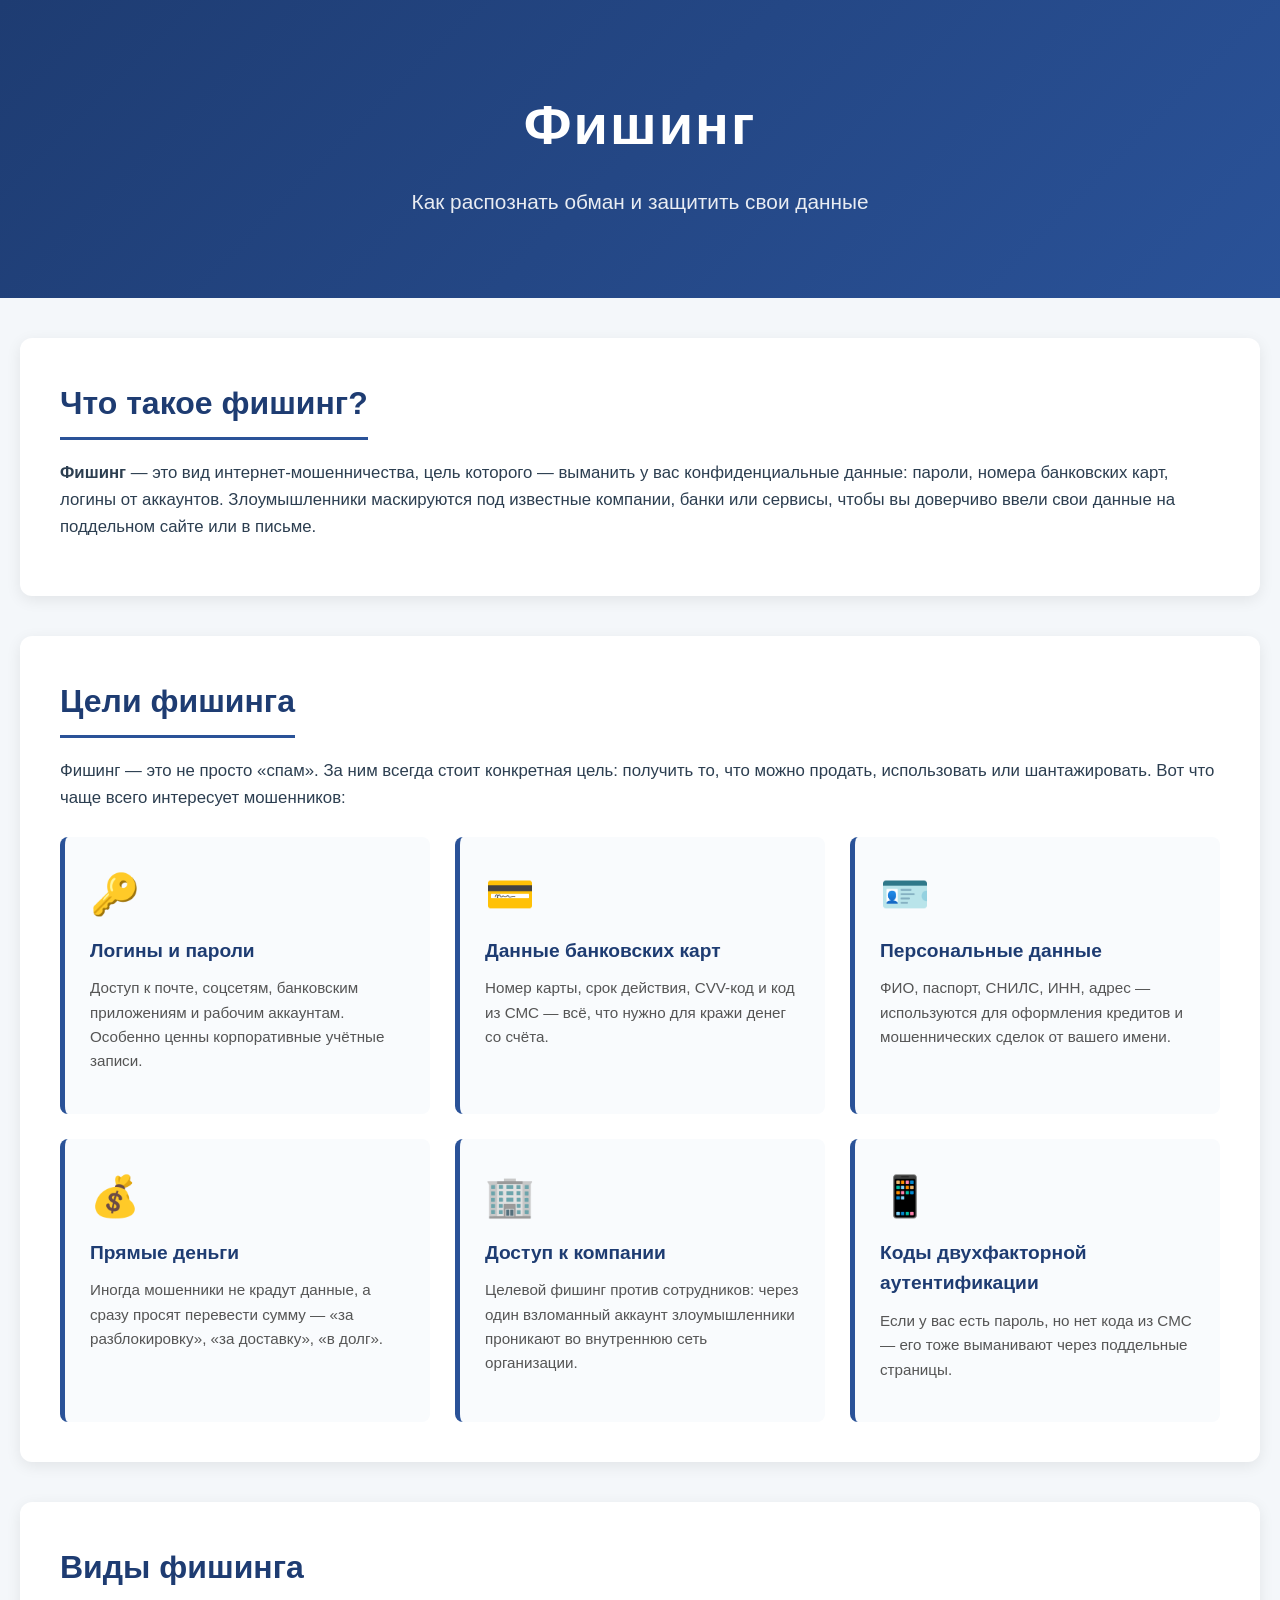
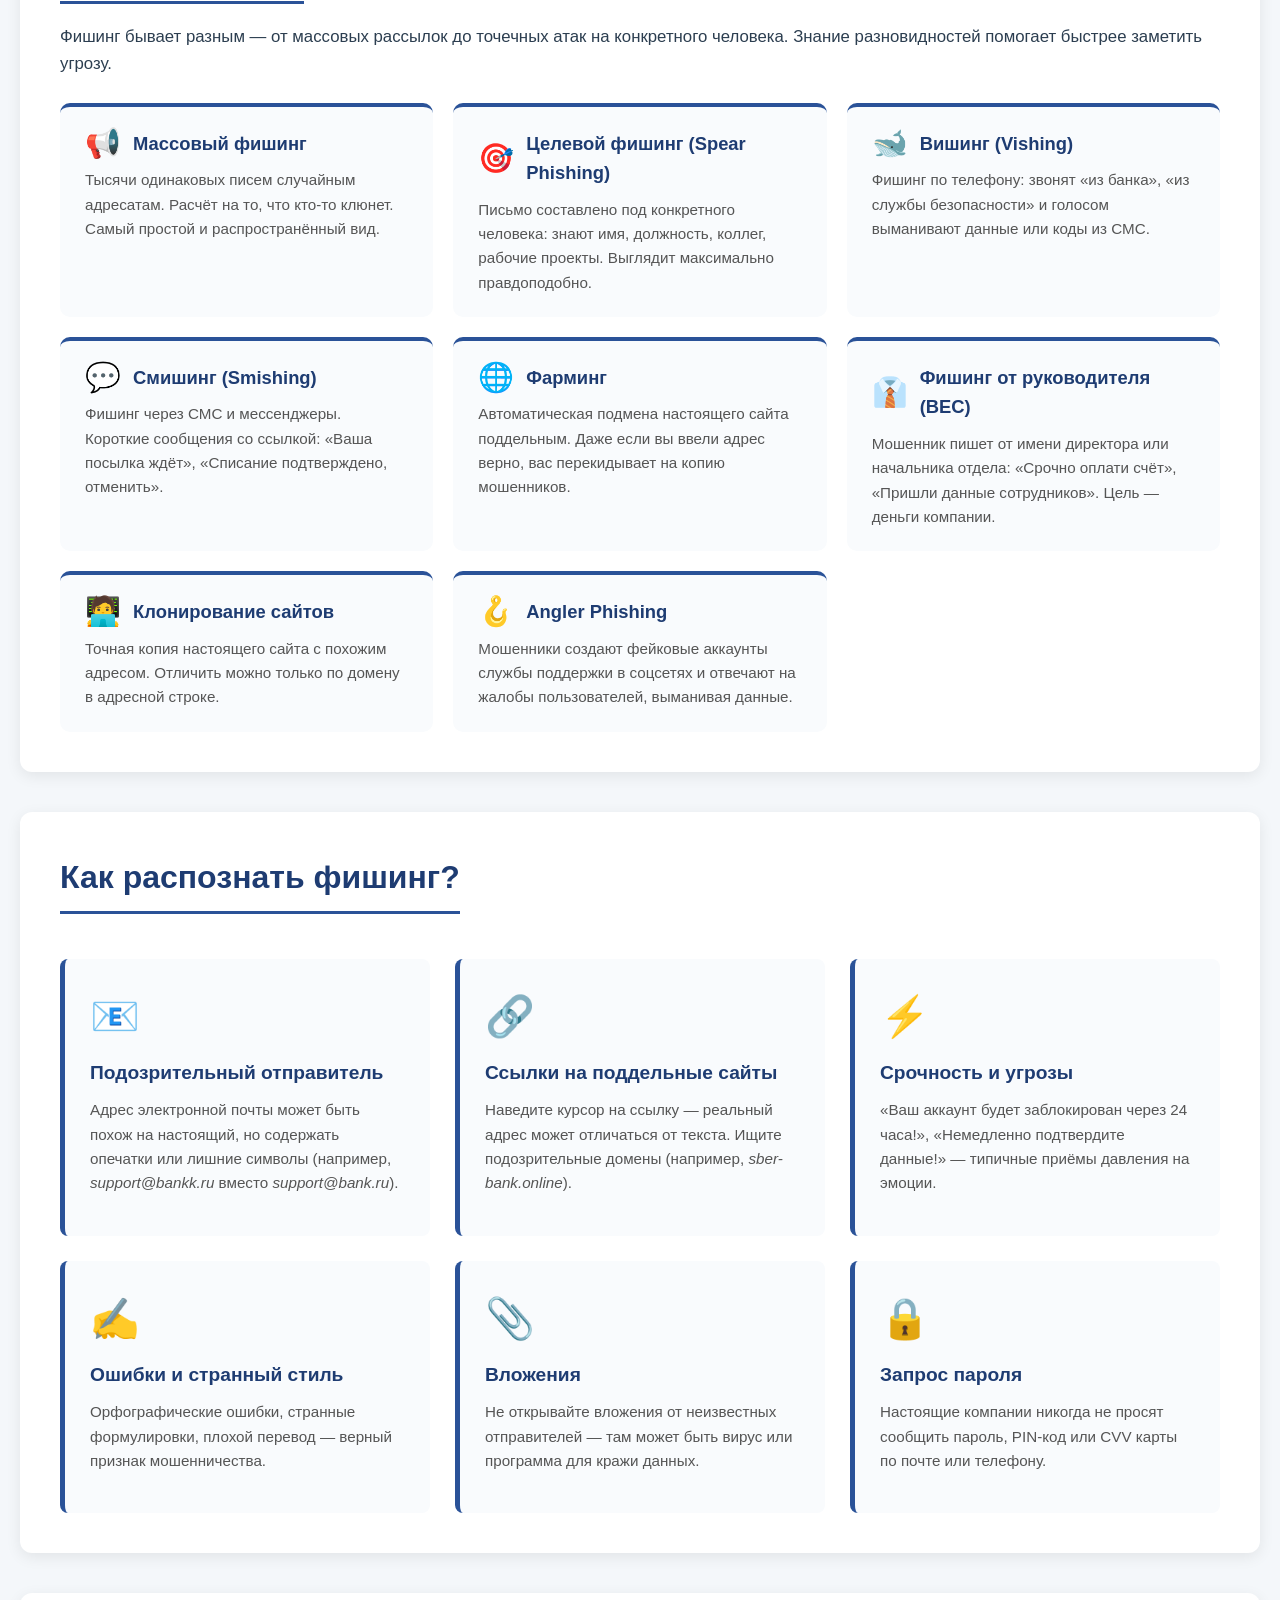
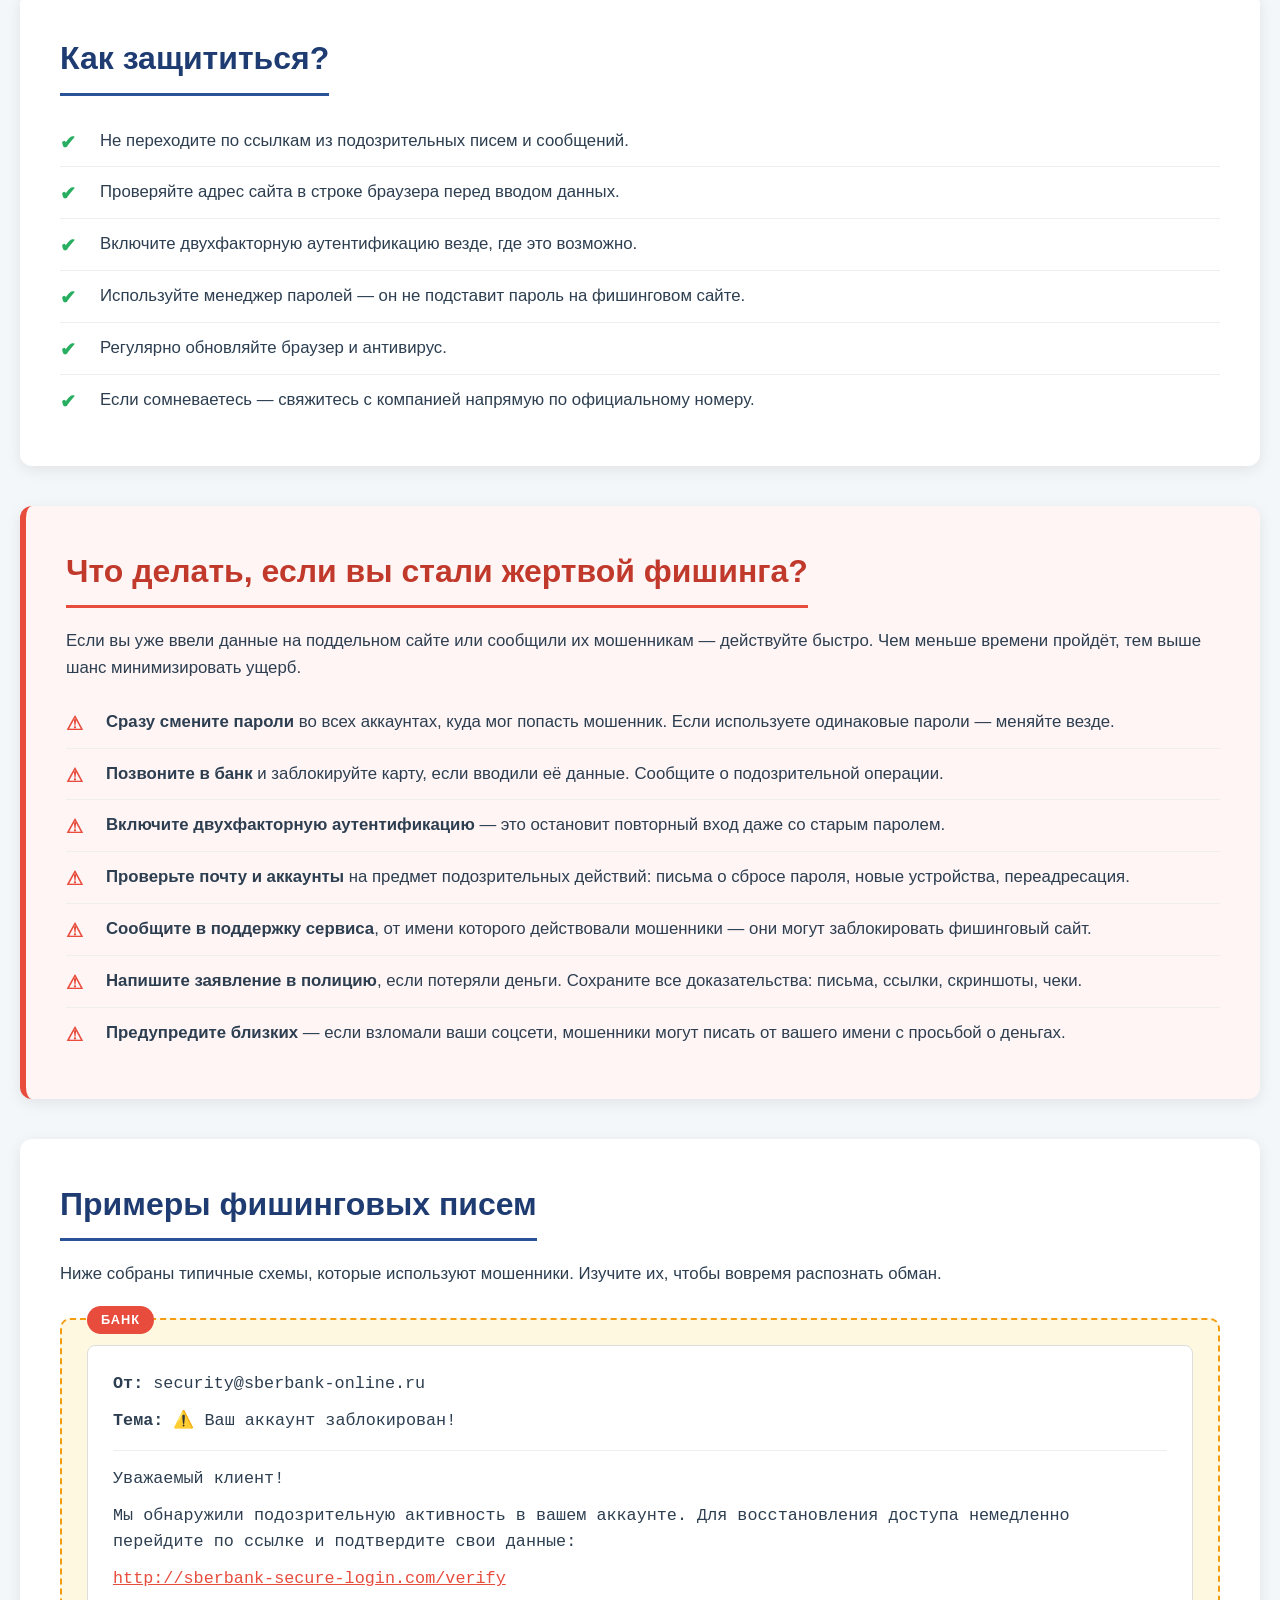
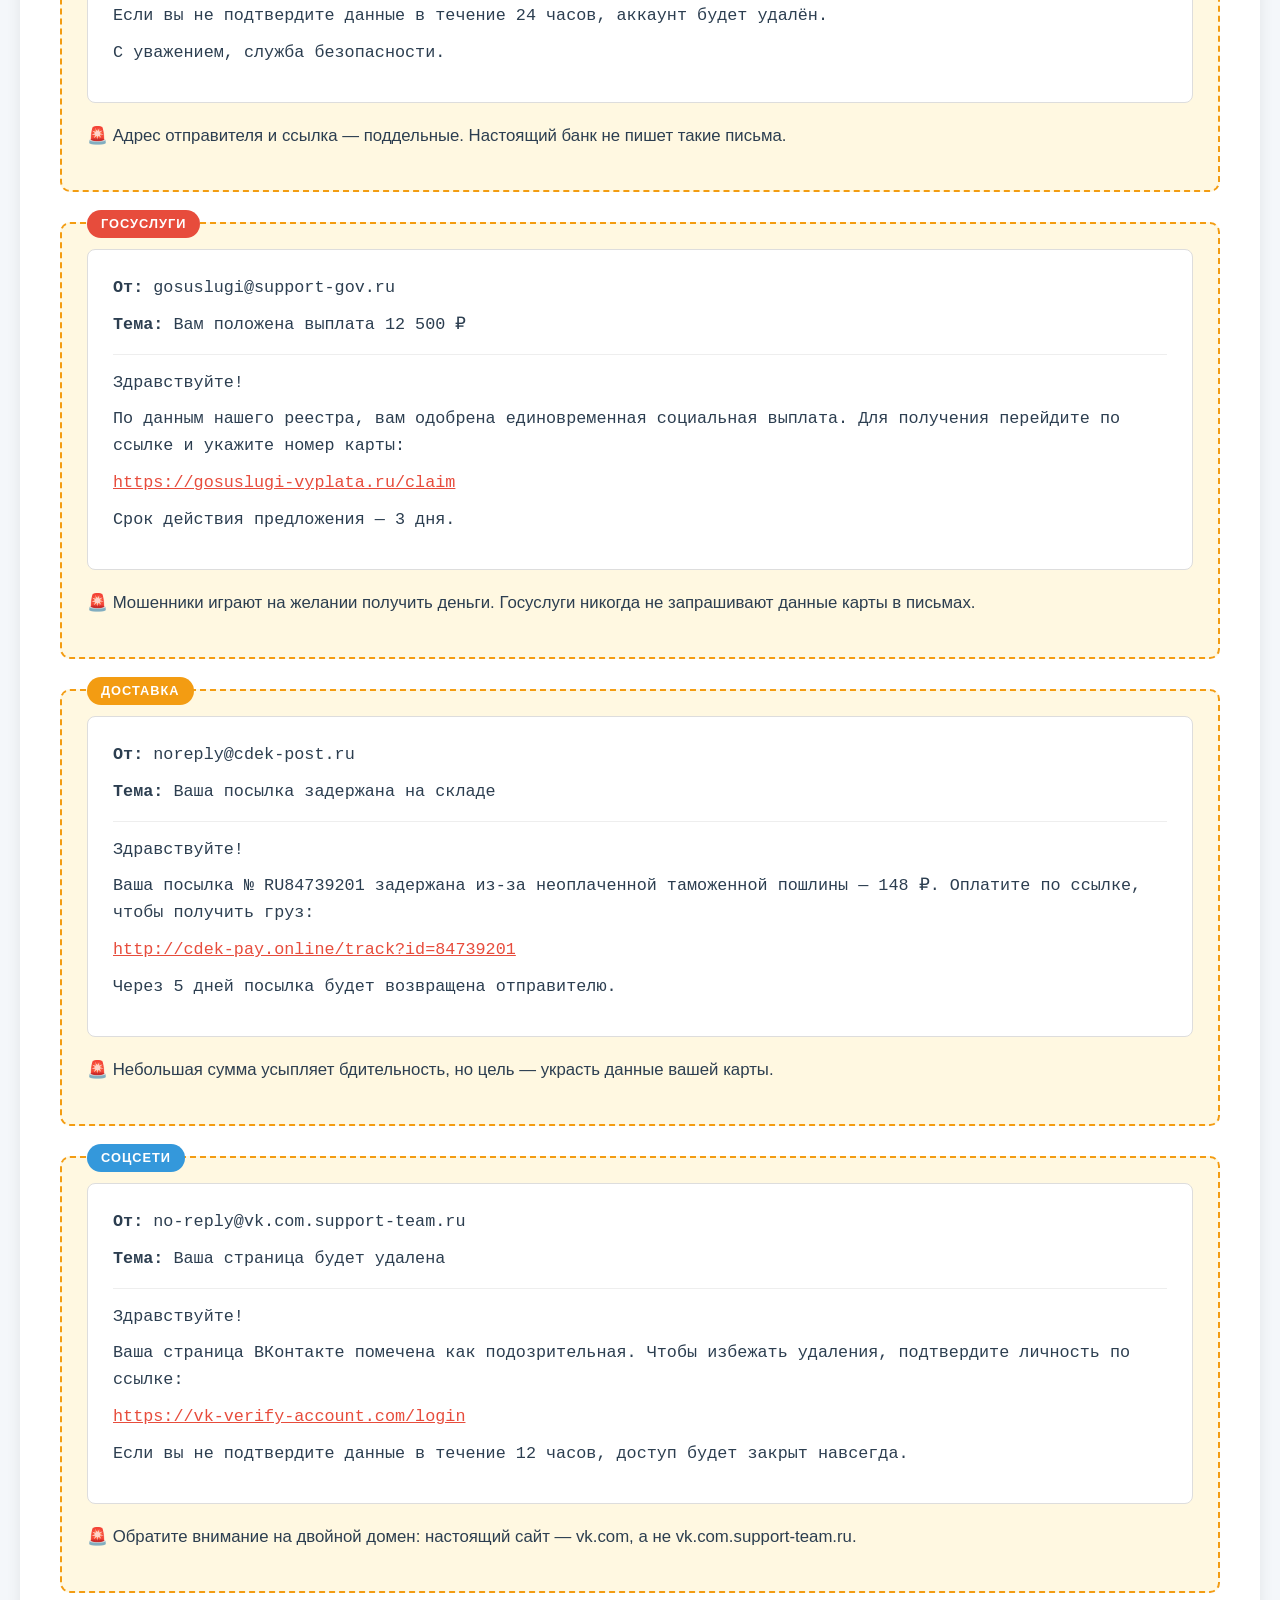
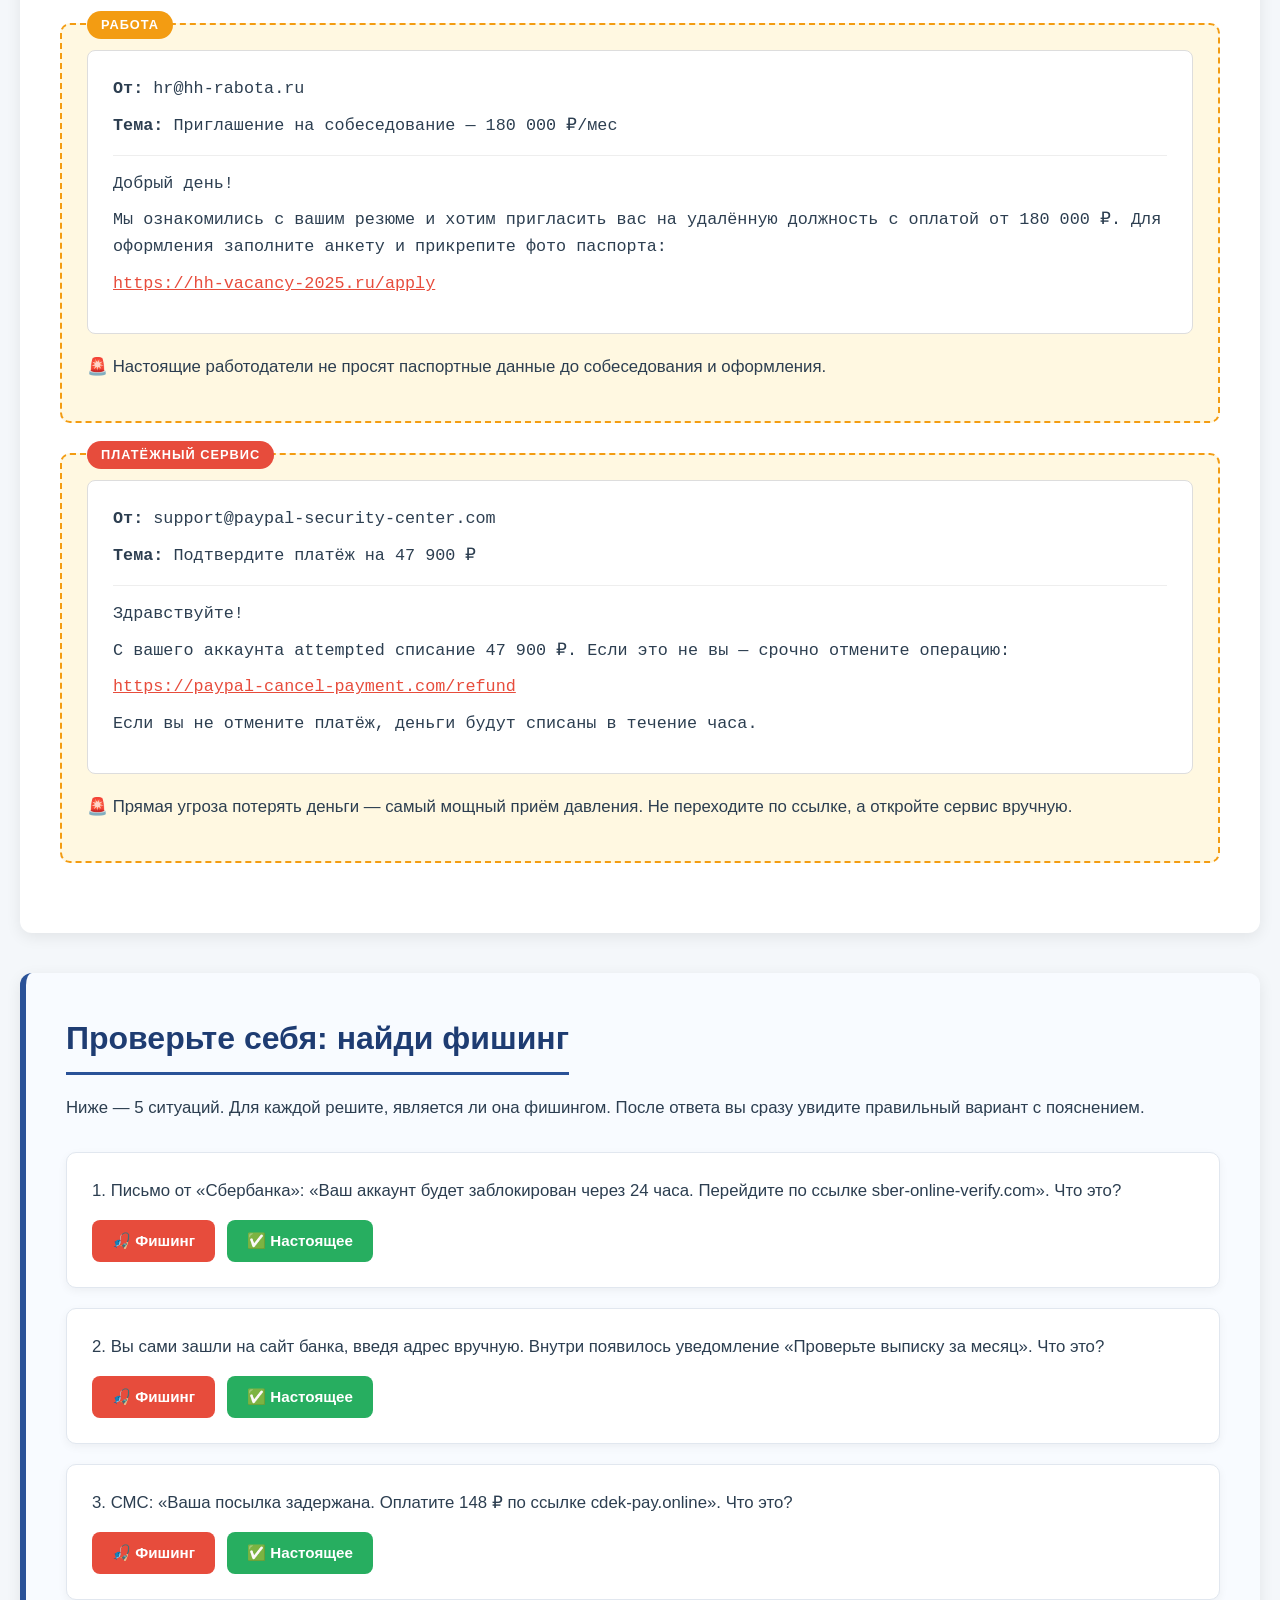
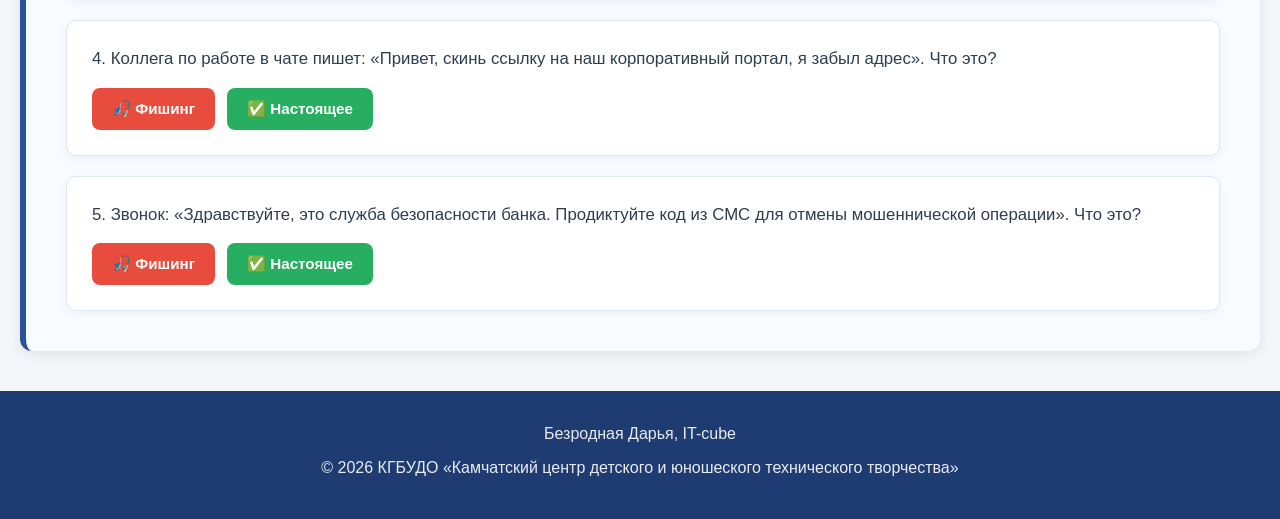
<file: Безродная Дарья/index.html>
<!doctype html>
<html lang="ru">
  <head>
    <meta charset="UTF-8" />
    <meta name="viewport" content="width=device-width, initial-scale=1.0" />
    <title>Фишинг: как распознать и защититься</title>
    <link rel="stylesheet" href="./styles.css" />
  </head>
  <body>
    <header class="hero">
      <div class="container">
        <h1>Фишинг</h1>
        <p class="subtitle">Как распознать обман и защитить свои данные</p>
      </div>
    </header>

    <main class="container">
      <section class="section">
        <h2>Что такое фишинг?</h2>
        <p>
          <strong>Фишинг</strong> — это вид интернет-мошенничества, цель
          которого — выманить у вас конфиденциальные данные: пароли, номера
          банковских карт, логины от аккаунтов. Злоумышленники маскируются под
          известные компании, банки или сервисы, чтобы вы доверчиво ввели свои
          данные на поддельном сайте или в письме.
        </p>
      </section>

      <section class="section">
        <h2>Цели фишинга</h2>
        <p>
          Фишинг — это не просто «спам». За ним всегда стоит конкретная цель:
          получить то, что можно продать, использовать или шантажировать. Вот
          что чаще всего интересует мошенников:
        </p>
        <div class="cards">
          <div class="card">
            <div class="card-icon">🔑</div>
            <h3>Логины и пароли</h3>
            <p>
              Доступ к почте, соцсетям, банковским приложениям и рабочим
              аккаунтам. Особенно ценны корпоративные учётные записи.
            </p>
          </div>
          <div class="card">
            <div class="card-icon">💳</div>
            <h3>Данные банковских карт</h3>
            <p>
              Номер карты, срок действия, CVV-код и код из СМС — всё, что нужно
              для кражи денег со счёта.
            </p>
          </div>
          <div class="card">
            <div class="card-icon">🪪</div>
            <h3>Персональные данные</h3>
            <p>
              ФИО, паспорт, СНИЛС, ИНН, адрес — используются для оформления
              кредитов и мошеннических сделок от вашего имени.
            </p>
          </div>
          <div class="card">
            <div class="card-icon">💰</div>
            <h3>Прямые деньги</h3>
            <p>
              Иногда мошенники не крадут данные, а сразу просят перевести сумму
              — «за разблокировку», «за доставку», «в долг».
            </p>
          </div>
          <div class="card">
            <div class="card-icon">🏢</div>
            <h3>Доступ к компании</h3>
            <p>
              Целевой фишинг против сотрудников: через один взломанный аккаунт
              злоумышленники проникают во внутреннюю сеть организации.
            </p>
          </div>
          <div class="card">
            <div class="card-icon">📱</div>
            <h3>Коды двухфакторной аутентификации</h3>
            <p>
              Если у вас есть пароль, но нет кода из СМС — его тоже выманивают
              через поддельные страницы.
            </p>
          </div>
        </div>
      </section>

      <section class="section">
        <h2>Виды фишинга</h2>
        <p>
          Фишинг бывает разным — от массовых рассылок до точечных атак на
          конкретного человека. Знание разновидностей помогает быстрее заметить
          угрозу.
        </p>

        <div class="types">
          <div class="type-item">
            <div class="type-header">
              <span class="type-icon">📢</span>
              <h3>Массовый фишинг</h3>
            </div>
            <p>
              Тысячи одинаковых писем случайным адресатам. Расчёт на то, что
              кто-то клюнет. Самый простой и распространённый вид.
            </p>
          </div>

          <div class="type-item">
            <div class="type-header">
              <span class="type-icon">🎯</span>
              <h3>Целевой фишинг (Spear Phishing)</h3>
            </div>
            <p>
              Письмо составлено под конкретного человека: знают имя, должность,
              коллег, рабочие проекты. Выглядит максимально правдоподобно.
            </p>
          </div>

          <div class="type-item">
            <div class="type-header">
              <span class="type-icon">🐋</span>
              <h3>Вишинг (Vishing)</h3>
            </div>
            <p>
              Фишинг по телефону: звонят «из банка», «из службы безопасности» и
              голосом выманивают данные или коды из СМС.
            </p>
          </div>

          <div class="type-item">
            <div class="type-header">
              <span class="type-icon">💬</span>
              <h3>Смишинг (Smishing)</h3>
            </div>
            <p>
              Фишинг через СМС и мессенджеры. Короткие сообщения со ссылкой:
              «Ваша посылка ждёт», «Списание подтверждено, отменить».
            </p>
          </div>

          <div class="type-item">
            <div class="type-header">
              <span class="type-icon">🌐</span>
              <h3>Фарминг</h3>
            </div>
            <p>
              Автоматическая подмена настоящего сайта поддельным. Даже если вы
              ввели адрес верно, вас перекидывает на копию мошенников.
            </p>
          </div>

          <div class="type-item">
            <div class="type-header">
              <span class="type-icon">👔</span>
              <h3>Фишинг от руководителя (BEC)</h3>
            </div>
            <p>
              Мошенник пишет от имени директора или начальника отдела: «Срочно
              оплати счёт», «Пришли данные сотрудников». Цель — деньги компании.
            </p>
          </div>

          <div class="type-item">
            <div class="type-header">
              <span class="type-icon">🧑‍💻</span>
              <h3>Клонирование сайтов</h3>
            </div>
            <p>
              Точная копия настоящего сайта с похожим адресом. Отличить можно
              только по домену в адресной строке.
            </p>
          </div>

          <div class="type-item">
            <div class="type-header">
              <span class="type-icon">🪝</span>
              <h3>Angler Phishing</h3>
            </div>
            <p>
              Мошенники создают фейковые аккаунты службы поддержки в соцсетях и
              отвечают на жалобы пользователей, выманивая данные.
            </p>
          </div>
        </div>
      </section>

      <section class="section">
        <h2>Как распознать фишинг?</h2>
        <div class="cards">
          <div class="card">
            <div class="card-icon">📧</div>
            <h3>Подозрительный отправитель</h3>
            <p>
              Адрес электронной почты может быть похож на настоящий, но
              содержать опечатки или лишние символы (например,
              <em>support@bankk.ru</em> вместо <em>support@bank.ru</em>).
            </p>
          </div>
          <div class="card">
            <div class="card-icon">🔗</div>
            <h3>Ссылки на поддельные сайты</h3>
            <p>
              Наведите курсор на ссылку — реальный адрес может отличаться от
              текста. Ищите подозрительные домены (например,
              <em>sber-bank.online</em>).
            </p>
          </div>
          <div class="card">
            <div class="card-icon">⚡</div>
            <h3>Срочность и угрозы</h3>
            <p>
              «Ваш аккаунт будет заблокирован через 24 часа!», «Немедленно
              подтвердите данные!» — типичные приёмы давления на эмоции.
            </p>
          </div>
          <div class="card">
            <div class="card-icon">✍️</div>
            <h3>Ошибки и странный стиль</h3>
            <p>
              Орфографические ошибки, странные формулировки, плохой перевод —
              верный признак мошенничества.
            </p>
          </div>
          <div class="card">
            <div class="card-icon">📎</div>
            <h3>Вложения</h3>
            <p>
              Не открывайте вложения от неизвестных отправителей — там может
              быть вирус или программа для кражи данных.
            </p>
          </div>
          <div class="card">
            <div class="card-icon">🔒</div>
            <h3>Запрос пароля</h3>
            <p>
              Настоящие компании никогда не просят сообщить пароль, PIN-код или
              CVV карты по почте или телефону.
            </p>
          </div>
        </div>
      </section>

      <section class="section">
        <h2>Как защититься?</h2>
        <ul class="tips">
          <li>Не переходите по ссылкам из подозрительных писем и сообщений.</li>
          <li>Проверяйте адрес сайта в строке браузера перед вводом данных.</li>
          <li>
            Включите двухфакторную аутентификацию везде, где это возможно.
          </li>
          <li>
            Используйте менеджер паролей — он не подставит пароль на фишинговом
            сайте.
          </li>
          <li>Регулярно обновляйте браузер и антивирус.</li>
          <li>
            Если сомневаетесь — свяжитесь с компанией напрямую по официальному
            номеру.
          </li>
        </ul>
      </section>

      <section class="section section-emergency">
        <h2>Что делать, если вы стали жертвой фишинга?</h2>
        <p>
          Если вы уже ввели данные на поддельном сайте или сообщили их
          мошенникам — действуйте быстро. Чем меньше времени пройдёт, тем выше
          шанс минимизировать ущерб.
        </p>
        <ul class="tips tips-emergency">
          <li>
            <strong>Сразу смените пароли</strong> во всех аккаунтах, куда мог
            попасть мошенник. Если используете одинаковые пароли — меняйте
            везде.
          </li>
          <li>
            <strong>Позвоните в банк</strong> и заблокируйте карту, если вводили
            её данные. Сообщите о подозрительной операции.
          </li>
          <li>
            <strong>Включите двухфакторную аутентификацию</strong> — это
            остановит повторный вход даже со старым паролем.
          </li>
          <li>
            <strong>Проверьте почту и аккаунты</strong> на предмет
            подозрительных действий: письма о сбросе пароля, новые устройства,
            переадресация.
          </li>
          <li>
            <strong>Сообщите в поддержку сервиса</strong>, от имени которого
            действовали мошенники — они могут заблокировать фишинговый сайт.
          </li>
          <li>
            <strong>Напишите заявление в полицию</strong>, если потеряли деньги.
            Сохраните все доказательства: письма, ссылки, скриншоты, чеки.
          </li>
          <li>
            <strong>Предупредите близких</strong> — если взломали ваши соцсети,
            мошенники могут писать от вашего имени с просьбой о деньгах.
          </li>
        </ul>
      </section>

      <section class="section">
        <h2>Примеры фишинговых писем</h2>
        <p>
          Ниже собраны типичные схемы, которые используют мошенники. Изучите их,
          чтобы вовремя распознать обман.
        </p>

        <div class="email-block">
          <div class="email-tag tag-danger">Банк</div>
          <div class="email-example">
            <p><strong>От:</strong> security@sberbank-online.ru</p>
            <p><strong>Тема:</strong> ⚠️ Ваш аккаунт заблокирован!</p>
            <hr />
            <p>Уважаемый клиент!</p>
            <p>
              Мы обнаружили подозрительную активность в вашем аккаунте. Для
              восстановления доступа немедленно перейдите по ссылке и
              подтвердите свои данные:
            </p>
            <p>
              <a href="#" class="fake-link"
                >http://sberbank-secure-login.com/verify</a
              >
            </p>
            <p>
              Если вы не подтвердите данные в течение 24 часов, аккаунт будет
              удалён.
            </p>
            <p>С уважением, служба безопасности.</p>
          </div>
          <p class="warning">
            🚨 Адрес отправителя и ссылка — поддельные. Настоящий банк не пишет
            такие письма.
          </p>
        </div>

        <div class="email-block">
          <div class="email-tag tag-danger">Госуслуги</div>
          <div class="email-example">
            <p><strong>От:</strong> gosuslugi@support-gov.ru</p>
            <p><strong>Тема:</strong> Вам положена выплата 12 500 ₽</p>
            <hr />
            <p>Здравствуйте!</p>
            <p>
              По данным нашего реестра, вам одобрена единовременная социальная
              выплата. Для получения перейдите по ссылке и укажите номер карты:
            </p>
            <p>
              <a href="#" class="fake-link"
                >https://gosuslugi-vyplata.ru/claim</a
              >
            </p>
            <p>Срок действия предложения — 3 дня.</p>
          </div>
          <p class="warning">
            🚨 Мошенники играют на желании получить деньги. Госуслуги никогда не
            запрашивают данные карты в письмах.
          </p>
        </div>

        <div class="email-block">
          <div class="email-tag tag-warning">Доставка</div>
          <div class="email-example">
            <p><strong>От:</strong> noreply@cdek-post.ru</p>
            <p><strong>Тема:</strong> Ваша посылка задержана на складе</p>
            <hr />
            <p>Здравствуйте!</p>
            <p>
              Ваша посылка № RU84739201 задержана из-за неоплаченной таможенной
              пошлины — 148 ₽. Оплатите по ссылке, чтобы получить груз:
            </p>
            <p>
              <a href="#" class="fake-link"
                >http://cdek-pay.online/track?id=84739201</a
              >
            </p>
            <p>Через 5 дней посылка будет возвращена отправителю.</p>
          </div>
          <p class="warning">
            🚨 Небольшая сумма усыпляет бдительность, но цель — украсть данные
            вашей карты.
          </p>
        </div>

        <div class="email-block">
          <div class="email-tag tag-info">Соцсети</div>
          <div class="email-example">
            <p><strong>От:</strong> no-reply@vk.com.support-team.ru</p>
            <p><strong>Тема:</strong> Ваша страница будет удалена</p>
            <hr />
            <p>Здравствуйте!</p>
            <p>
              Ваша страница ВКонтакте помечена как подозрительная. Чтобы
              избежать удаления, подтвердите личность по ссылке:
            </p>
            <p>
              <a href="#" class="fake-link"
                >https://vk-verify-account.com/login</a
              >
            </p>
            <p>
              Если вы не подтвердите данные в течение 12 часов, доступ будет
              закрыт навсегда.
            </p>
          </div>
          <p class="warning">
            🚨 Обратите внимание на двойной домен: настоящий сайт — vk.com, а не
            vk.com.support-team.ru.
          </p>
        </div>

        <div class="email-block">
          <div class="email-tag tag-warning">Работа</div>
          <div class="email-example">
            <p><strong>От:</strong> hr@hh-rabota.ru</p>
            <p>
              <strong>Тема:</strong> Приглашение на собеседование — 180 000
              ₽/мес
            </p>
            <hr />
            <p>Добрый день!</p>
            <p>
              Мы ознакомились с вашим резюме и хотим пригласить вас на удалённую
              должность с оплатой от 180 000 ₽. Для оформления заполните анкету
              и прикрепите фото паспорта:
            </p>
            <p>
              <a href="#" class="fake-link">https://hh-vacancy-2025.ru/apply</a>
            </p>
          </div>
          <p class="warning">
            🚨 Настоящие работодатели не просят паспортные данные до
            собеседования и оформления.
          </p>
        </div>

        <div class="email-block">
          <div class="email-tag tag-danger">Платёжный сервис</div>
          <div class="email-example">
            <p><strong>От:</strong> support@paypal-security-center.com</p>
            <p><strong>Тема:</strong> Подтвердите платёж на 47 900 ₽</p>
            <hr />
            <p>Здравствуйте!</p>
            <p>
              С вашего аккаунта attempted списание 47 900 ₽. Если это не вы —
              срочно отмените операцию:
            </p>
            <p>
              <a href="#" class="fake-link"
                >https://paypal-cancel-payment.com/refund</a
              >
            </p>
            <p>
              Если вы не отмените платёж, деньги будут списаны в течение часа.
            </p>
          </div>
          <p class="warning">
            🚨 Прямая угроза потерять деньги — самый мощный приём давления. Не
            переходите по ссылке, а откройте сервис вручную.
          </p>
        </div>
      </section>

      <section class="section section-quiz">
        <h2>Проверьте себя: найди фишинг</h2>
        <p>
          Ниже — 5 ситуаций. Для каждой решите, является ли она фишингом. После
          ответа вы сразу увидите правильный вариант с пояснением.
        </p>

        <div id="quiz" class="quiz">
          <div class="quiz-item" data-correct="phish">
            <p class="quiz-question">
              1. Письмо от «Сбербанка»: «Ваш аккаунт будет заблокирован через 24
              часа. Перейдите по ссылке sber-online-verify.com». Что это?
            </p>
            <div class="quiz-actions">
              <button class="quiz-btn" data-answer="phish">🎣 Фишинг</button>
              <button class="quiz-btn" data-answer="legit">✅ Настоящее</button>
            </div>
            <p
              class="quiz-feedback"
              data-phish="Верно! Срочность + подозрительный домен + требование перейти по ссылке — классический фишинг."
              data-legit="Увы, нет. Это фишинг: срочность и домен sber-online-verify.com — поддельные."
            ></p>
          </div>

          <div class="quiz-item" data-correct="legit">
            <p class="quiz-question">
              2. Вы сами зашли на сайт банка, введя адрес вручную. Внутри
              появилось уведомление «Проверьте выписку за месяц». Что это?
            </p>
            <div class="quiz-actions">
              <button class="quiz-btn" data-answer="phish">🎣 Фишинг</button>
              <button class="quiz-btn" data-answer="legit">✅ Настоящее</button>
            </div>
            <p
              class="quiz-feedback"
              data-phish="Не совсем. Вы сами ввели адрес и попали на официальный сайт — это обычное уведомление."
              data-legit="Верно! Вы вручную зашли на официальный сайт — это безопасно."
            ></p>
          </div>

          <div class="quiz-item" data-correct="phish">
            <p class="quiz-question">
              3. СМС: «Ваша посылка задержана. Оплатите 148 ₽ по ссылке
              cdek-pay.online». Что это?
            </p>
            <div class="quiz-actions">
              <button class="quiz-btn" data-answer="phish">🎣 Фишинг</button>
              <button class="quiz-btn" data-answer="legit">✅ Настоящее</button>
            </div>
            <p
              class="quiz-feedback"
              data-phish="Верно! Смишинг (фишинг через СМС). Небольшая сумма и незнакомый домен — явные признаки обмана."
              data-legit="Увы, нет. Это смишинг: домен cdek-pay.online не имеет отношения к СДЭК."
            ></p>
          </div>

          <div class="quiz-item" data-correct="legit">
            <p class="quiz-question">
              4. Коллега по работе в чате пишет: «Привет, скинь ссылку на наш
              корпоративный портал, я забыл адрес». Что это?
            </p>
            <div class="quiz-actions">
              <button class="quiz-btn" data-answer="phish">🎣 Фишинг</button>
              <button class="quiz-btn" data-answer="legit">✅ Настоящее</button>
            </div>
            <p
              class="quiz-feedback"
              data-phish="Обычно это нормально. Но если просьба звучит странно (например, «срочно переведи деньги») — стоит насторожиться."
              data-legit="Верно! Обычная рабочая просьба без требования данных и без ссылок — не фишинг."
            ></p>
          </div>

          <div class="quiz-item" data-correct="phish">
            <p class="quiz-question">
              5. Звонок: «Здравствуйте, это служба безопасности банка.
              Продиктуйте код из СМС для отмены мошеннической операции». Что
              это?
            </p>
            <div class="quiz-actions">
              <button class="quiz-btn" data-answer="phish">🎣 Фишинг</button>
              <button class="quiz-btn" data-answer="legit">✅ Настоящее</button>
            </div>
            <p
              class="quiz-feedback"
              data-phish="Верно! Это вишинг. Настоящий банк никогда не просит код из СМС — ни по телефону, ни в чате."
              data-legit="Увы, нет. Это вишинг: банк никогда не спрашивает код из СМС."
            ></p>
          </div>
        </div>

        <div id="quiz-result" class="quiz-result hidden">
          <h3>Ваш результат</h3>
          <p><span id="score">0</span> из 5 правильных ответов</p>
          <p id="result-message"></p>
          <button id="quiz-reset" class="quiz-reset">Пройти заново</button>
        </div>
      </section>
    </main>

    <footer class="footer">
      <div class="container">
        <p>Безродная Дарья, IT-cube</p>
        <p>
          &copy; 2026 КГБУДО «Камчатский центр детского и юношеского
          технического творчества»
        </p>
      </div>
    </footer>

    <script src="./app.js"></script>
  </body>
</html>
</file>
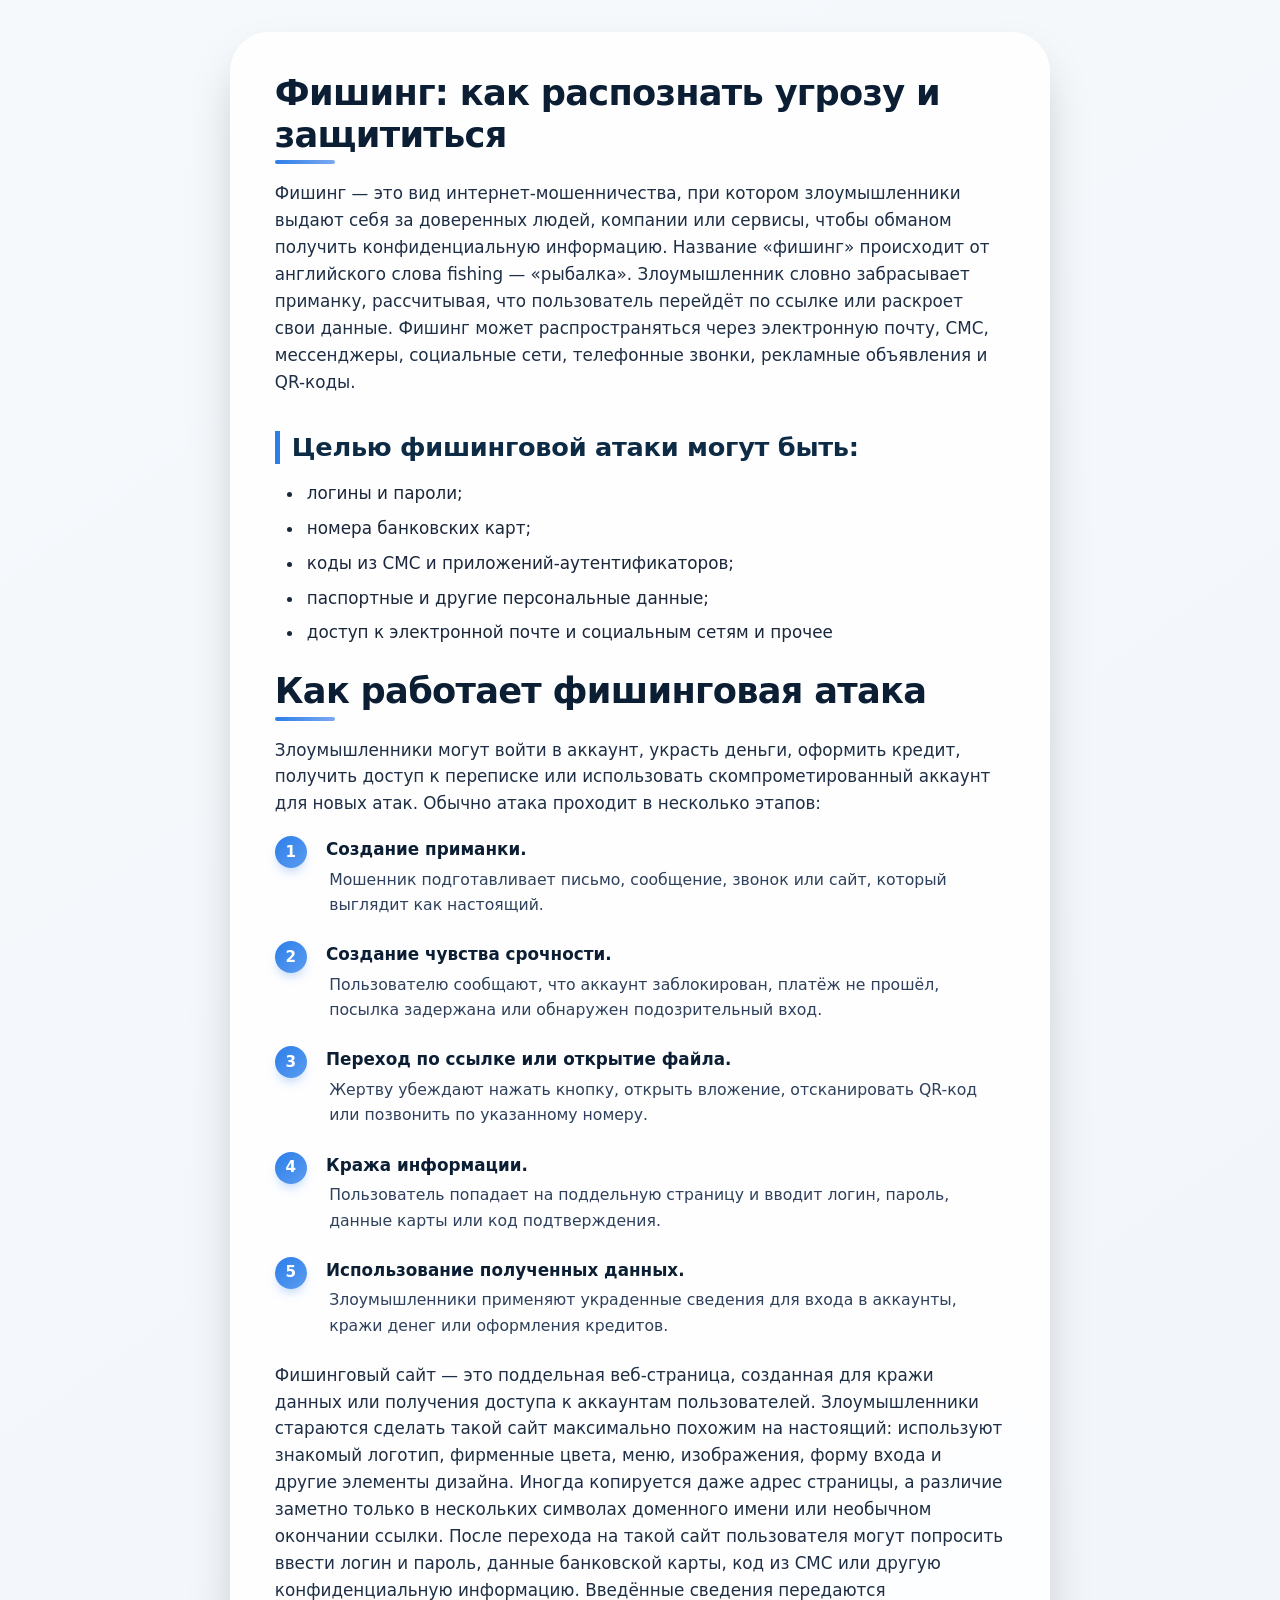
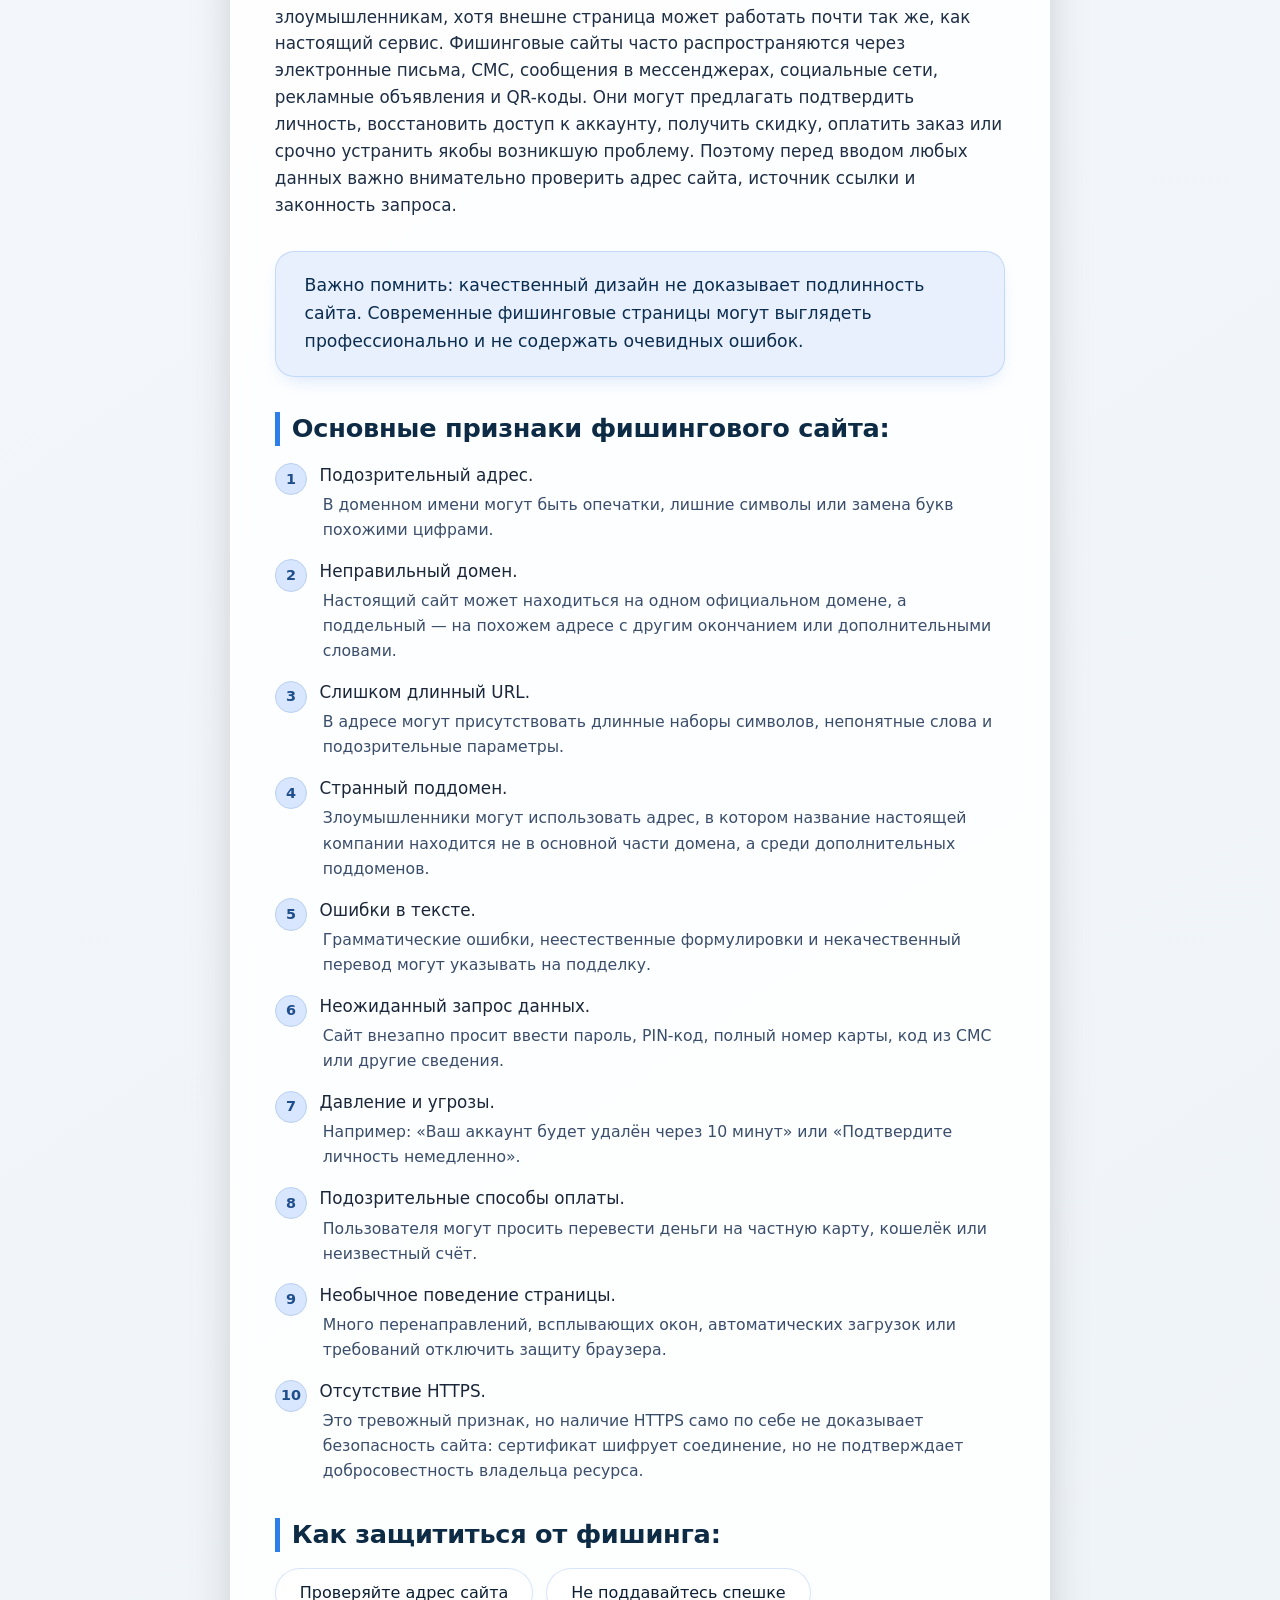
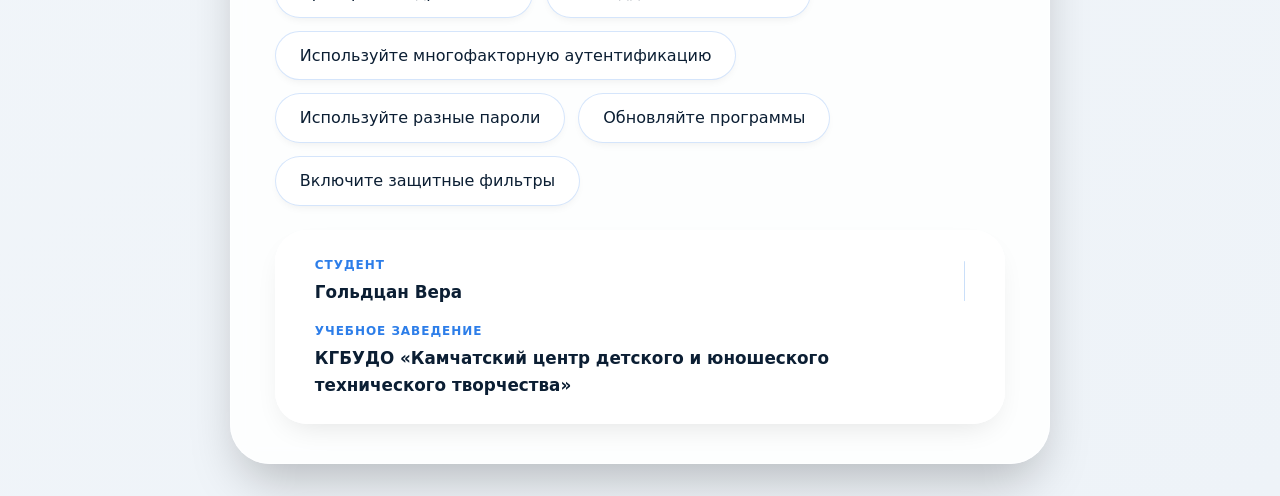
<file: Гольдцан Вера/index.html>
<!doctype html>
<html lang="ru">
    <head>
        <meta charset="UTF-8" />
        <meta name="viewport" content="width=device-width, initial-scale=1.0" />
        <link rel="stylesheet" href="style.css" />
        <title>Фишинг: как распознать угрозу и защититься</title>
    </head>
    <body>
        <div class="page">
            <!-- Заголовок H1: Фишинг — это вид интернет-мошенничества... -->
            <h1>Фишинг: как распознать угрозу и защититься</h1>
            <p>
                Фишинг — это вид интернет-мошенничества, при котором
                злоумышленники выдают себя за доверенных людей, компании или
                сервисы, чтобы обманом получить конфиденциальную информацию.
                Название «фишинг» происходит от английского слова fishing —
                «рыбалка». Злоумышленник словно забрасывает приманку,
                рассчитывая, что пользователь перейдёт по ссылке или раскроет
                свои данные. Фишинг может распространяться через электронную
                почту, СМС, мессенджеры, социальные сети, телефонные звонки,
                рекламные объявления и QR-коды.
            </p>

            <!-- Цель атаки (H2) и список целей (ul) -->
            <h2>Целью фишинговой атаки могут быть:</h2>
            <ul>
                <li>логины и пароли;</li>
                <li>номера банковских карт;</li>
                <li>коды из СМС и приложений-аутентификаторов;</li>
                <li>паспортные и другие персональные данные;</li>
                <li>доступ к электронной почте и социальным сетям и прочее</li>
            </ul>

            <!-- H1: Как работает фишинговая атака -->
            <h1>Как работает фишинговая атака</h1>
            <p>
                Злоумышленники могут войти в аккаунт, украсть деньги, оформить
                кредит, получить доступ к переписке или использовать
                скомпрометированный аккаунт для новых атак. Обычно атака
                проходит в несколько этапов:
            </p>

            <!-- Нумерованный список этапов с маленькими блоками текста внизу пунктов -->
            <ol class="steps-list">
                <li>
                    Создание приманки.
                    <span class="step-desc"
                        >Мошенник подготавливает письмо, сообщение, звонок или
                        сайт, который выглядит как настоящий.</span
                    >
                </li>
                <li>
                    Создание чувства срочности.
                    <span class="step-desc"
                        >Пользователю сообщают, что аккаунт заблокирован, платёж
                        не прошёл, посылка задержана или обнаружен
                        подозрительный вход.</span
                    >
                </li>
                <li>
                    Переход по ссылке или открытие файла.
                    <span class="step-desc"
                        >Жертву убеждают нажать кнопку, открыть вложение,
                        отсканировать QR-код или позвонить по указанному
                        номеру.</span
                    >
                </li>
                <li>
                    Кража информации.
                    <span class="step-desc"
                        >Пользователь попадает на поддельную страницу и вводит
                        логин, пароль, данные карты или код подтверждения.</span
                    >
                </li>
                <li>
                    Использование полученных данных.
                    <span class="step-desc"
                        >Злоумышленники применяют украденные сведения для входа
                        в аккаунты, кражи денег или оформления кредитов.</span
                    >
                </li>
            </ol>

            <!-- Текст про фишинговый сайт (без заголовка, просто абзац) + важно помнить -->
            <p>
                Фишинговый сайт — это поддельная веб-страница, созданная для
                кражи данных или получения доступа к аккаунтам пользователей.
                Злоумышленники стараются сделать такой сайт максимально похожим
                на настоящий: используют знакомый логотип, фирменные цвета,
                меню, изображения, форму входа и другие элементы дизайна. Иногда
                копируется даже адрес страницы, а различие заметно только в
                нескольких символах доменного имени или необычном окончании
                ссылки. После перехода на такой сайт пользователя могут
                попросить ввести логин и пароль, данные банковской карты, код из
                СМС или другую конфиденциальную информацию. Введённые сведения
                передаются злоумышленникам, хотя внешне страница может работать
                почти так же, как настоящий сервис. Фишинговые сайты часто
                распространяются через электронные письма, СМС, сообщения в
                мессенджерах, социальные сети, рекламные объявления и QR-коды.
                Они могут предлагать подтвердить личность, восстановить доступ к
                аккаунту, получить скидку, оплатить заказ или срочно устранить
                якобы возникшую проблему. Поэтому перед вводом любых данных
                важно внимательно проверить адрес сайта, источник ссылки и
                законность запроса.
            </p>

            <!-- Стилистически выделенный параграф -->
            <div class="highlight-note">
                Важно помнить: качественный дизайн не доказывает подлинность
                сайта. Современные фишинговые страницы могут выглядеть
                профессионально и не содержать очевидных ошибок.
            </div>

            <!-- H2: Основные признаки фишингового сайта -->
            <h2>Основные признаки фишингового сайта:</h2>
            <!-- Нумерованный список признаков (ol), не внутри параграфа -->
            <ol class="signs-list">
                <li>
                    Подозрительный адрес.
                    <span class="step-desc"
                        >В доменном имени могут быть опечатки, лишние символы
                        или замена букв похожими цифрами.</span
                    >
                </li>
                <li>
                    Неправильный домен.
                    <span class="step-desc"
                        >Настоящий сайт может находиться на одном официальном
                        домене, а поддельный — на похожем адресе с другим
                        окончанием или дополнительными словами.</span
                    >
                </li>
                <li>
                    Слишком длинный URL.
                    <span class="step-desc"
                        >В адресе могут присутствовать длинные наборы символов,
                        непонятные слова и подозрительные параметры.</span
                    >
                </li>
                <li>
                    Странный поддомен.
                    <span class="step-desc"
                        >Злоумышленники могут использовать адрес, в котором
                        название настоящей компании находится не в основной
                        части домена, а среди дополнительных поддоменов.</span
                    >
                </li>
                <li>
                    Ошибки в тексте.
                    <span class="step-desc"
                        >Грамматические ошибки, неестественные формулировки и
                        некачественный перевод могут указывать на
                        подделку.</span
                    >
                </li>
                <li>
                    Неожиданный запрос данных.
                    <span class="step-desc"
                        >Сайт внезапно просит ввести пароль, PIN-код, полный
                        номер карты, код из СМС или другие сведения.</span
                    >
                </li>
                <li>
                    Давление и угрозы.
                    <span class="step-desc"
                        >Например: «Ваш аккаунт будет удалён через 10 минут» или
                        «Подтвердите личность немедленно».</span
                    >
                </li>
                <li>
                    Подозрительные способы оплаты.
                    <span class="step-desc"
                        >Пользователя могут просить перевести деньги на частную
                        карту, кошелёк или неизвестный счёт.</span
                    >
                </li>
                <li>
                    Необычное поведение страницы.
                    <span class="step-desc"
                        >Много перенаправлений, всплывающих окон, автоматических
                        загрузок или требований отключить защиту браузера.</span
                    >
                </li>
                <li>
                    Отсутствие HTTPS.
                    <span class="step-desc"
                        >Это тревожный признак, но наличие HTTPS само по себе не
                        доказывает безопасность сайта: сертификат шифрует
                        соединение, но не подтверждает добросовестность
                        владельца ресурса.</span
                    >
                </li>
            </ol>

            <!-- H2: Как защититься от фишинга -->
            <h2>Как защититься от фишинга:</h2>
            <!-- Список советов (ol), но оформим как карточки для современности (сохраняя порядок) -->
            <ol class="protection-list">
                <li>Проверяйте адрес сайта</li>
                <li>Не поддавайтесь спешке</li>
                <li>Используйте многофакторную аутентификацию</li>
                <li>Используйте разные пароли</li>
                <li>Обновляйте программы</li>
                <li>Включите защитные фильтры</li>
            </ol>

            <footer>
                <div class="footer-info">
                    <span class="footer-label">Студент</span>
                    <span class="footer-value">Гольдцан Вера</span>
                </div>
                <div class="footer-divider"></div>
                <div class="footer-info">
                    <span class="footer-label">Учебное заведение</span>
                    <span class="footer-value"
                        >КГБУДО «Камчатский центр детского и юношеского
                        технического творчества»</span
                    >
                </div>
            </footer>
        </div>
    </body>
</html>
</file>
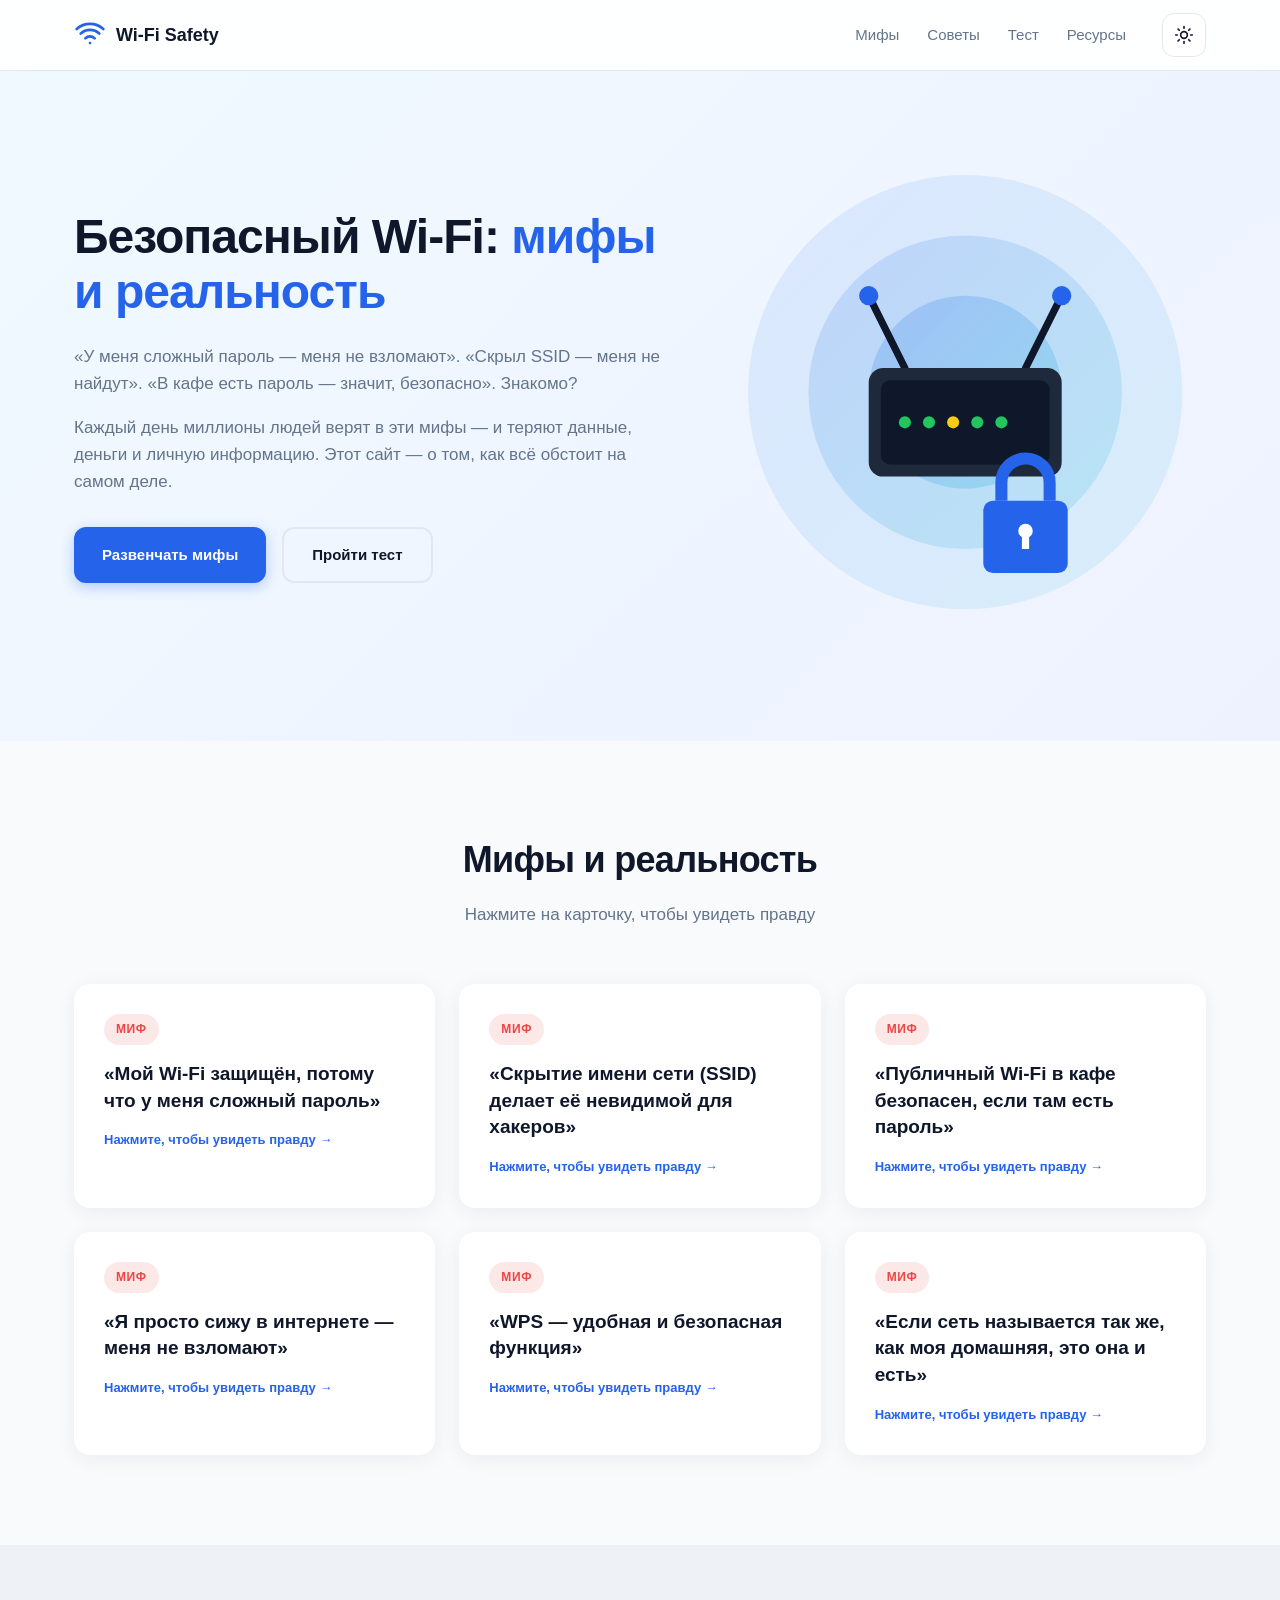
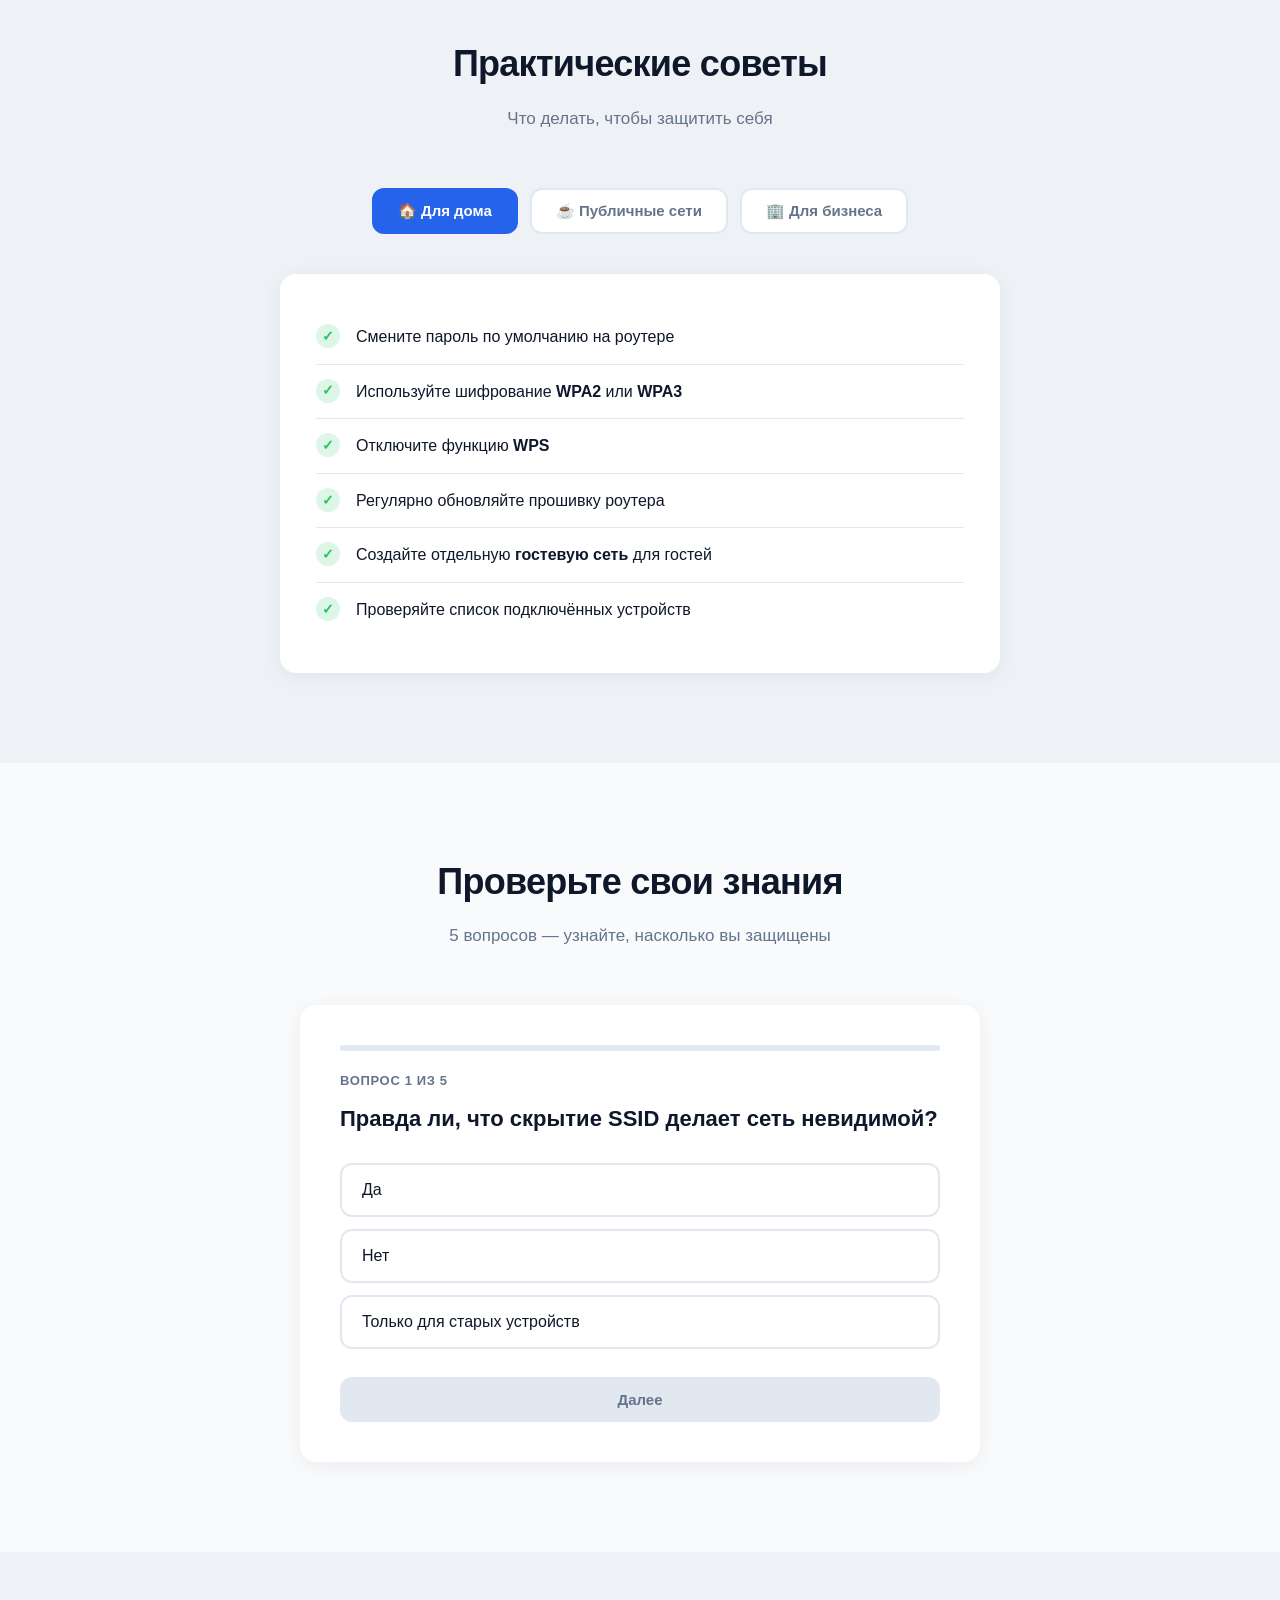
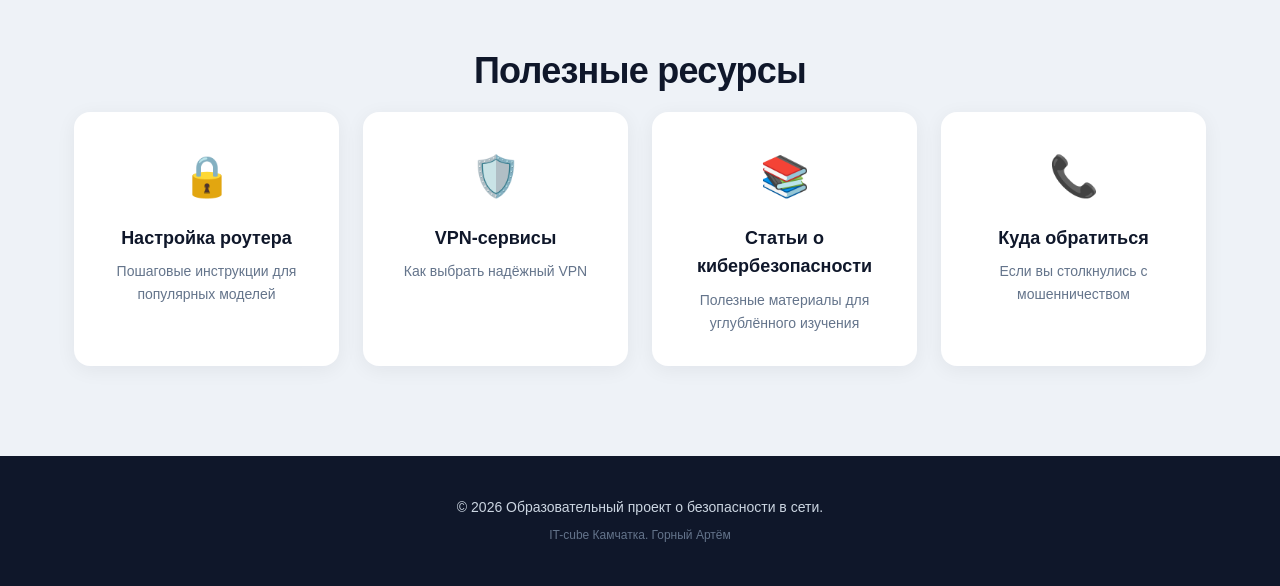
<file: Горный Артём/index.html>
<!doctype html>
<html lang="ru">
  <head>
    <meta charset="UTF-8" />
    <meta name="viewport" content="width=device-width, initial-scale=1.0" />
    <title>Безопасный Wi-Fi: мифы и реальность</title>
    <meta
      name="description"
      content="Развенчиваем мифы о безопасности Wi-Fi и даём практические советы по защите."
    />
    <link rel="stylesheet" href="style.css" />
    <script>
      (function () {
        const saved = localStorage.getItem("theme");
        const prefersDark = window.matchMedia(
          "(prefers-color-scheme: dark)",
        ).matches;
        if (saved === "dark" || (!saved && prefersDark)) {
          document.documentElement.setAttribute("data-theme", "dark");
        }
      })();
    </script>
  </head>
  <body>
    <!-- ===== ШАПКА ===== -->
    <header class="header">
      <div class="container header__inner">
        <a href="#home" class="logo">
          <svg
            width="32"
            height="32"
            viewBox="0 0 24 24"
            fill="none"
            xmlns="http://www.w3.org/2000/svg"
          >
            <path
              d="M12 18h.01M8.5 14.5a5 5 0 0 1 7 0M5 11a10 10 0 0 1 14 0M2 7.5a15 15 0 0 1 20 0"
              stroke="currentColor"
              stroke-width="2"
              stroke-linecap="round"
            />
          </svg>
          <span>Wi-Fi Safety</span>
        </a>

        <nav class="nav" id="nav">
          <a href="#myths" class="nav__link">Мифы</a>
          <a href="#advice" class="nav__link">Советы</a>
          <a href="#quiz" class="nav__link">Тест</a>
          <a href="#resources" class="nav__link">Ресурсы</a>
        </nav>

        <div class="header__actions">
          <!-- ПЕРЕКЛЮЧАТЕЛЬ ТЕМЫ -->
          <button
            class="theme-toggle"
            id="themeToggle"
            aria-label="Переключить тему"
          >
            <svg
              class="theme-toggle__icon theme-toggle__icon--sun"
              viewBox="0 0 24 24"
              fill="none"
              xmlns="http://www.w3.org/2000/svg"
            >
              <circle
                cx="12"
                cy="12"
                r="4"
                stroke="currentColor"
                stroke-width="2"
              />
              <path
                d="M12 2v2M12 20v2M4.93 4.93l1.41 1.41M17.66 17.66l1.41 1.41M2 12h2M20 12h2M4.93 19.07l1.41-1.41M17.66 6.34l1.41-1.41"
                stroke="currentColor"
                stroke-width="2"
                stroke-linecap="round"
              />
            </svg>
            <svg
              class="theme-toggle__icon theme-toggle__icon--moon"
              viewBox="0 0 24 24"
              fill="none"
              xmlns="http://www.w3.org/2000/svg"
            >
              <path
                d="M21 12.79A9 9 0 1 1 11.21 3 7 7 0 0 0 21 12.79z"
                stroke="currentColor"
                stroke-width="2"
                stroke-linecap="round"
                stroke-linejoin="round"
              />
            </svg>
          </button>

          <button class="burger" id="burger" aria-label="Меню">
            <span></span><span></span><span></span>
          </button>
        </div>
      </div>
    </header>

    <!-- ===== ГЕРОЙ ===== -->
    <section class="hero" id="home">
      <div class="container hero__inner">
        <div class="hero__text">
          <h1 class="hero__title">
            Безопасный Wi-Fi:
            <span class="accent">мифы и реальность</span>
          </h1>
          <p class="hero__subtitle">
            «У меня сложный пароль — меня не взломают». «Скрыл SSID — меня не
            найдут». «В кафе есть пароль — значит, безопасно». Знакомо?
          </p>
          <p class="hero__subtitle">
            Каждый день миллионы людей верят в эти мифы — и теряют данные,
            деньги и личную информацию. Этот сайт — о том, как всё обстоит на
            самом деле.
          </p>
          <div class="hero__buttons">
            <a href="#myths" class="btn btn--primary">Развенчать мифы</a>
            <a href="#quiz" class="btn btn--ghost">Пройти тест</a>
          </div>
        </div>
        <div class="hero__image">
          <svg viewBox="0 0 400 400" xmlns="http://www.w3.org/2000/svg">
            <defs>
              <linearGradient id="grad1" x1="0" y1="0" x2="1" y2="1">
                <stop offset="0%" stop-color="#2563eb" />
                <stop offset="100%" stop-color="#06b6d4" />
              </linearGradient>
            </defs>
            <circle
              cx="200"
              cy="200"
              r="180"
              fill="url(#grad1)"
              opacity="0.1"
            />
            <circle
              cx="200"
              cy="200"
              r="130"
              fill="url(#grad1)"
              opacity="0.15"
            />
            <circle cx="200" cy="200" r="80" fill="url(#grad1)" opacity="0.2" />
            <line
              x1="150"
              y1="180"
              x2="120"
              y2="120"
              stroke="currentColor"
              stroke-width="6"
              stroke-linecap="round"
              class="hero-svg-line"
            />
            <line
              x1="250"
              y1="180"
              x2="280"
              y2="120"
              stroke="currentColor"
              stroke-width="6"
              stroke-linecap="round"
              class="hero-svg-line"
            />
            <circle cx="120" cy="120" r="8" fill="#2563eb" />
            <circle cx="280" cy="120" r="8" fill="#2563eb" />
            <rect
              x="120"
              y="180"
              width="160"
              height="90"
              rx="12"
              fill="#1e293b"
            />
            <rect
              x="130"
              y="190"
              width="140"
              height="70"
              rx="8"
              fill="#0f172a"
            />
            <circle cx="150" cy="225" r="5" fill="#22c55e" />
            <circle cx="170" cy="225" r="5" fill="#22c55e" />
            <circle cx="190" cy="225" r="5" fill="#facc15" />
            <circle cx="210" cy="225" r="5" fill="#22c55e" />
            <circle cx="230" cy="225" r="5" fill="#22c55e" />
            <rect
              x="215"
              y="290"
              width="70"
              height="60"
              rx="8"
              fill="#2563eb"
            />
            <path
              d="M230 290 v-15 a20 20 0 0 1 40 0 v15"
              stroke="#2563eb"
              stroke-width="10"
              fill="none"
            />
            <circle cx="250" cy="315" r="6" fill="#fff" />
            <rect x="247" y="315" width="6" height="15" fill="#fff" />
          </svg>
        </div>
      </div>
    </section>

    <!-- ===== МИФЫ ===== -->
    <section class="section" id="myths">
      <div class="container">
        <h2 class="section__title">Мифы и реальность</h2>
        <p class="section__subtitle">
          Нажмите на карточку, чтобы увидеть правду
        </p>
        <div class="myths-grid" id="mythsGrid"></div>
      </div>
    </section>

    <!-- ===== СОВЕТЫ ===== -->
    <section class="section section--alt" id="advice">
      <div class="container">
        <h2 class="section__title">Практические советы</h2>
        <p class="section__subtitle">Что делать, чтобы защитить себя</p>

        <div class="tabs">
          <button class="tab active" data-tab="home">🏠 Для дома</button>
          <button class="tab" data-tab="public">☕ Публичные сети</button>
          <button class="tab" data-tab="business">🏢 Для бизнеса</button>
        </div>

        <div class="tab-content active" id="home">
          <ul class="advice-list">
            <li>Смените пароль по умолчанию на роутере</li>
            <li>
              Используйте шифрование <strong>WPA2</strong> или
              <strong>WPA3</strong>
            </li>
            <li>Отключите функцию <strong>WPS</strong></li>
            <li>Регулярно обновляйте прошивку роутера</li>
            <li>
              Создайте отдельную <strong>гостевую сеть</strong> для гостей
            </li>
            <li>Проверяйте список подключённых устройств</li>
          </ul>
        </div>

        <div class="tab-content" id="public">
          <ul class="advice-list">
            <li>Не заходите в банковские приложения через публичный Wi-Fi</li>
            <li>Используйте <strong>VPN</strong></li>
            <li>Отключите автоматическое подключение к открытым сетям</li>
            <li>Проверяйте имя сети перед подключением</li>
            <li>Заблокируйте передачу файлов по локальной сети</li>
          </ul>
        </div>

        <div class="tab-content" id="business">
          <ul class="advice-list">
            <li>Отдельная сеть для гостей и клиентов</li>
            <li>Изоляция клиентов друг от друга (Client Isolation)</li>
            <li>Портал авторизации с логином/паролем</li>
            <li>Логирование подключений и событий</li>
            <li>Регулярная смена паролей</li>
          </ul>
        </div>
      </div>
    </section>

    <!-- ===== ТЕСТ ===== -->
    <section class="section" id="quiz">
      <div class="container">
        <h2 class="section__title">Проверьте свои знания</h2>
        <p class="section__subtitle">
          5 вопросов — узнайте, насколько вы защищены
        </p>

        <div class="quiz" id="quizBox">
          <div class="quiz__progress">
            <div class="quiz__progress-bar" id="progressBar"></div>
          </div>
          <p class="quiz__counter" id="quizCounter">Вопрос 1 из 5</p>
          <h3 class="quiz__question" id="quizQuestion">Загрузка...</h3>
          <div class="quiz__answers" id="quizAnswers"></div>
          <button class="btn btn--primary quiz__next" id="quizNext" disabled>
            Далее
          </button>
        </div>

        <div class="quiz-result" id="quizResult" style="display: none">
          <h3>Ваш результат</h3>
          <p class="quiz-result__score" id="resultScore">0 / 5</p>
          <p class="quiz-result__text" id="resultText"></p>
          <button class="btn btn--primary" id="quizRestart">
            Пройти заново
          </button>
        </div>
      </div>
    </section>

    <!-- ===== РЕСУРСЫ ===== -->
    <section class="section section--alt" id="resources">
      <div class="container">
        <h2 class="section__title">Полезные ресурсы</h2>
        <div class="resources-grid">
          <a href="#" class="resource-card">
            <div class="resource-card__icon">🔒</div>
            <h4>Настройка роутера</h4>
            <p>Пошаговые инструкции для популярных моделей</p>
          </a>
          <a href="#" class="resource-card">
            <div class="resource-card__icon">🛡️</div>
            <h4>VPN-сервисы</h4>
            <p>Как выбрать надёжный VPN</p>
          </a>
          <a href="#" class="resource-card">
            <div class="resource-card__icon">📚</div>
            <h4>Статьи о кибербезопасности</h4>
            <p>Полезные материалы для углублённого изучения</p>
          </a>
          <a href="#" class="resource-card">
            <div class="resource-card__icon">📞</div>
            <h4>Куда обратиться</h4>
            <p>Если вы столкнулись с мошенничеством</p>
          </a>
        </div>
      </div>
    </section>

    <!-- ===== ПОДВАЛ ===== -->
    <footer class="footer">
      <div class="container footer__inner">
        <p>© 2026 Образовательный проект о безопасности в сети.</p>
        <p class="footer__small">IT-cube Камчатка. Горный Артём</p>
      </div>
    </footer>

    <script src="script.js"></script>
  </body>
</html>
</file>
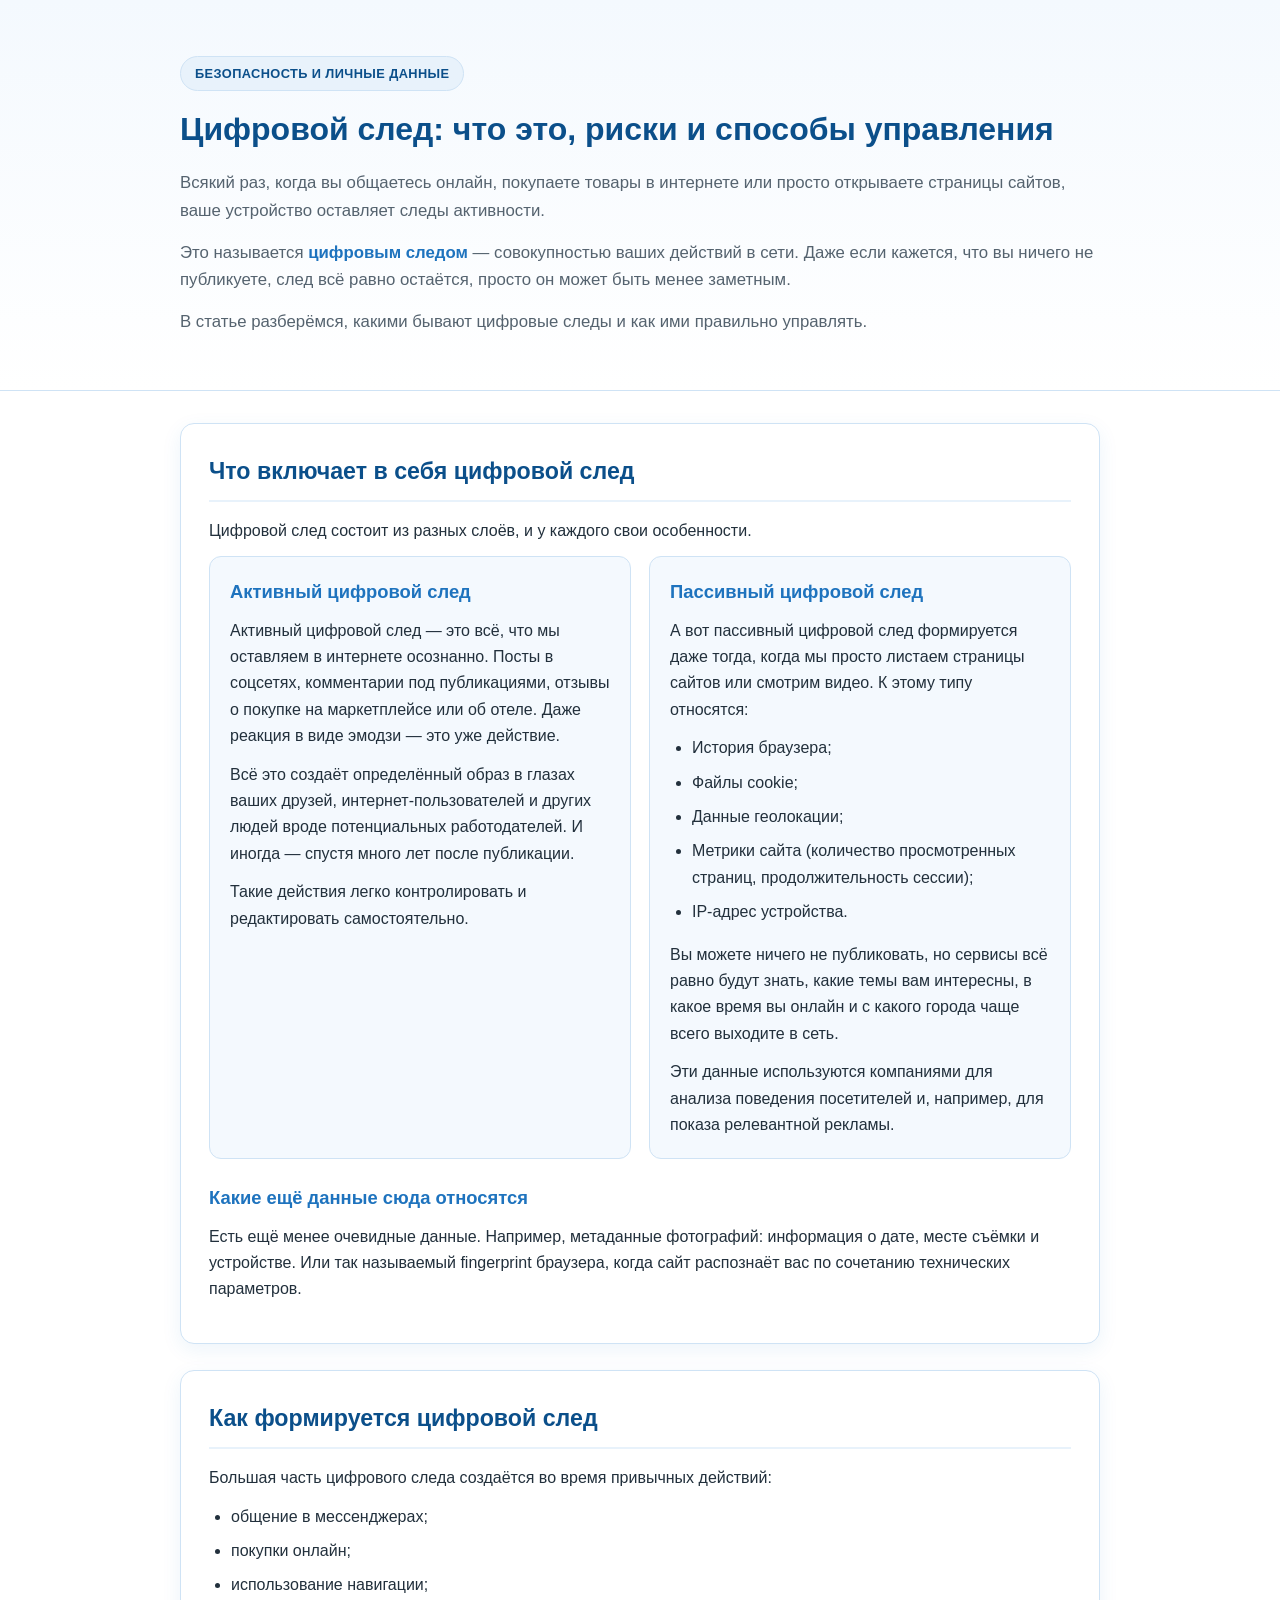
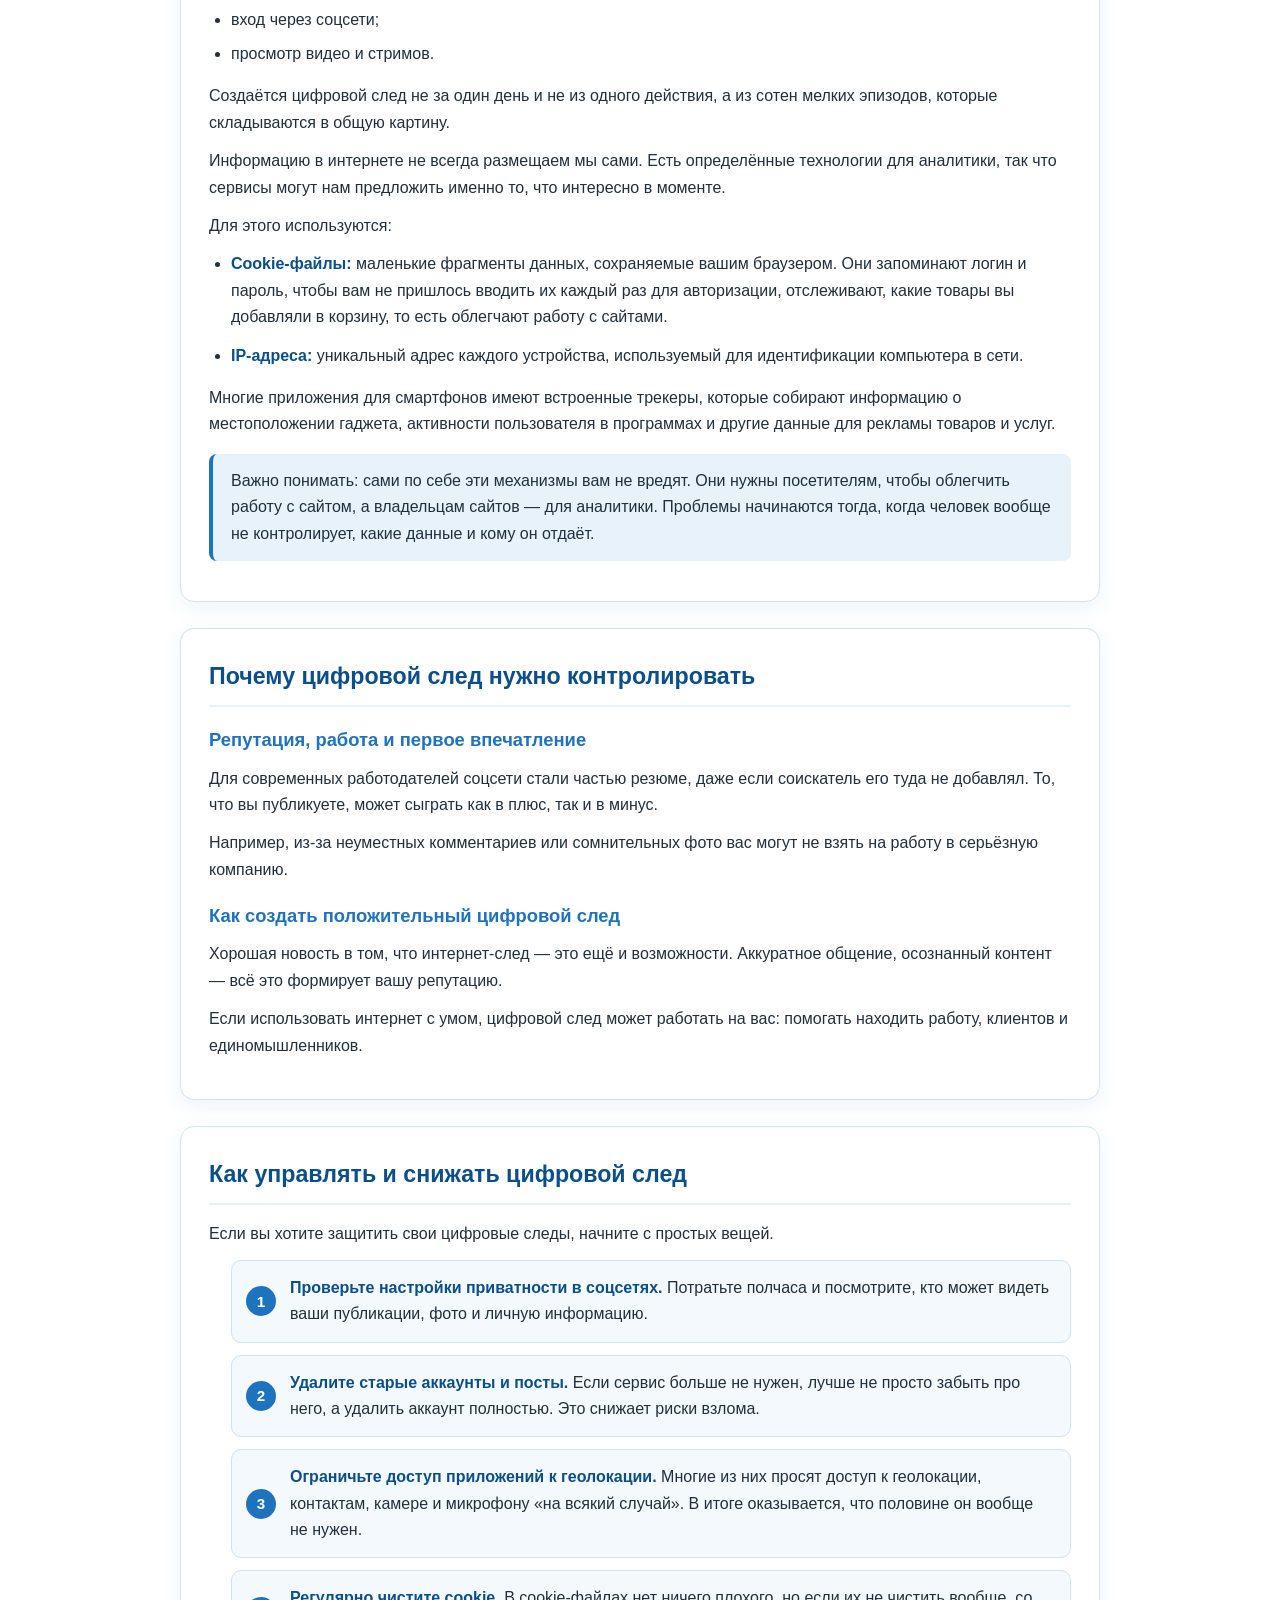
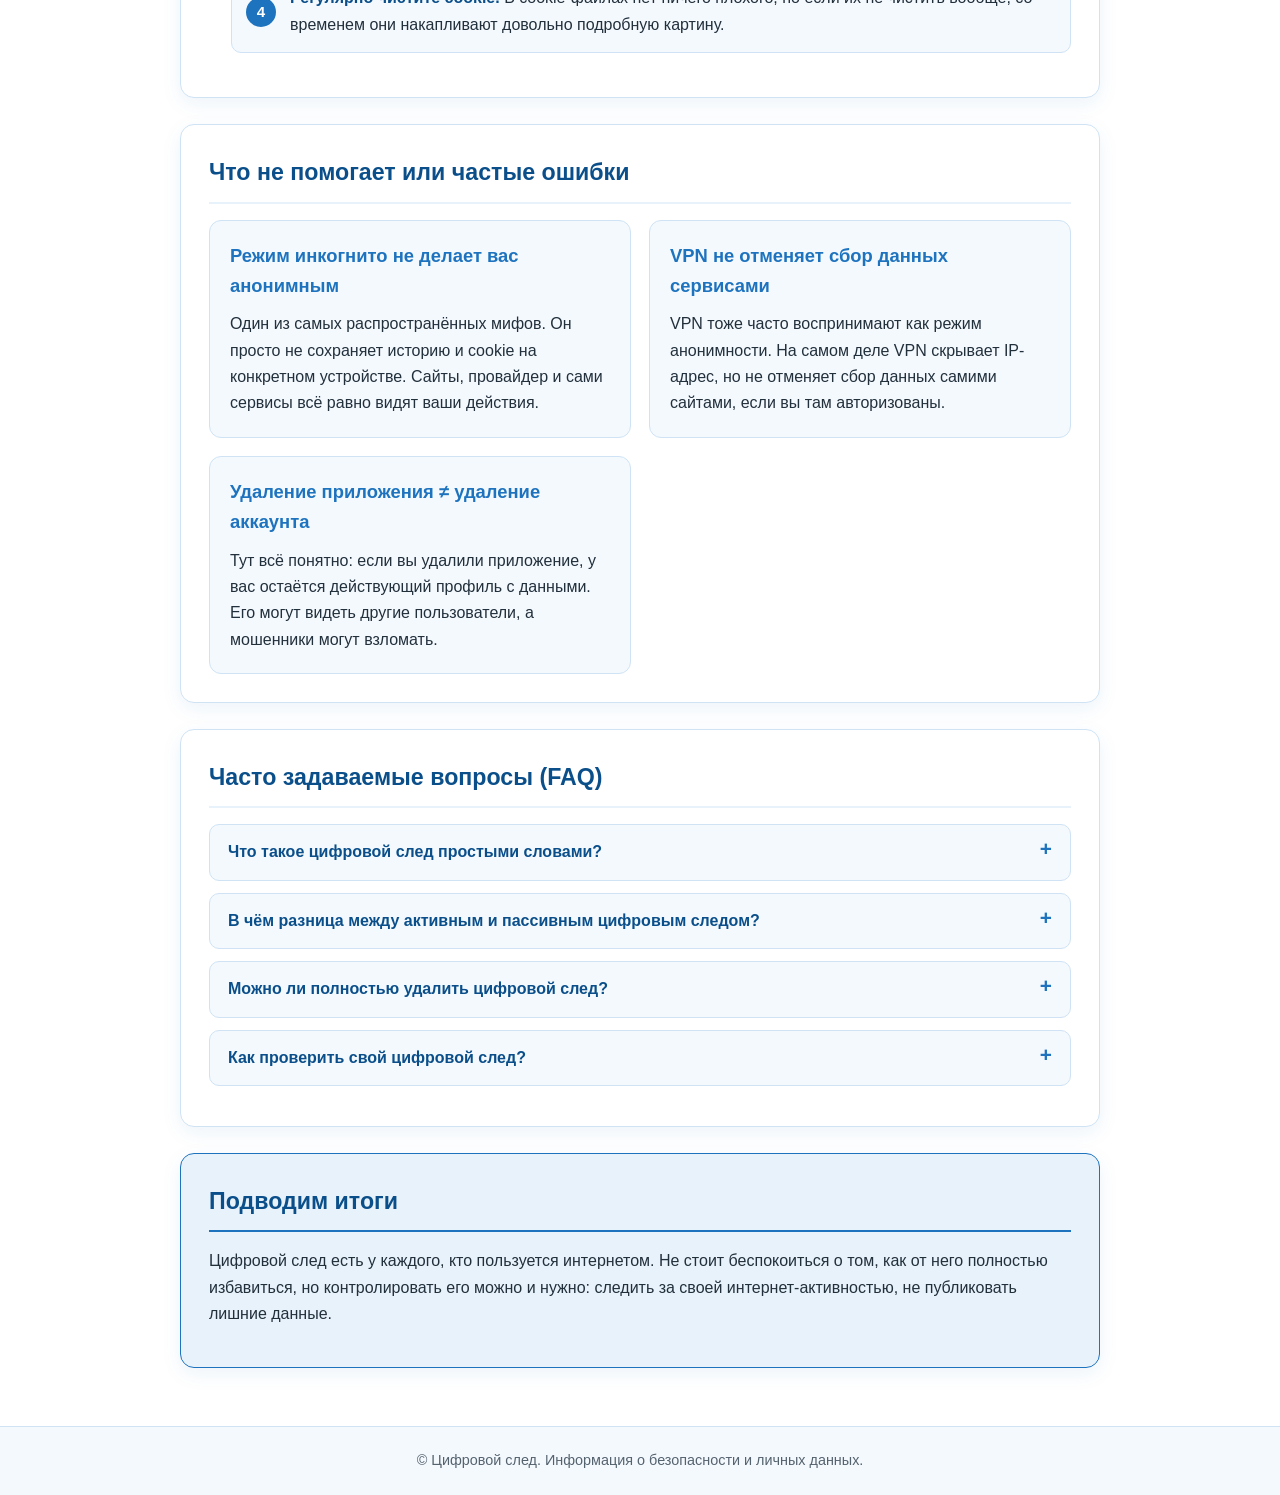
<file: Давыдов Марк/index.html>
<!DOCTYPE html>
<html lang="ru">
<head>
    <meta charset="UTF-8">
    <meta name="viewport" content="width=device-width, initial-scale=1.0">
    <title>Как управлять цифровым следом</title>
    <link rel="stylesheet" href="style.css">
</head>
<body>

<header class="hero">
    <div class="container">
        <span class="badge">Безопасность и личные данные</span>
        <h1>Цифровой след: что это, риски и способы управления</h1>
        <p class="lead">
            Всякий раз, когда вы общаетесь онлайн, покупаете товары в интернете или просто открываете
            страницы сайтов, ваше устройство оставляет следы активности.
        </p>
        <p class="lead">
            Это называется <strong>цифровым следом</strong> — совокупностью ваших действий в сети.
            Даже если кажется, что вы ничего не публикуете, след всё равно остаётся, просто он может
            быть менее заметным.
        </p>
        <p class="lead">
            В статье разберёмся, какими бывают цифровые следы и как ими правильно управлять.
        </p>
    </div>
</header>

<main class="container">

    <section class="card">
        <h2>Что включает в себя цифровой след</h2>
        <p>Цифровой след состоит из разных слоёв, и у каждого свои особенности.</p>

        <div class="grid">
            <article class="subcard">
                <h3>Активный цифровой след</h3>
                <p>
                    Активный цифровой след — это всё, что мы оставляем в интернете осознанно.
                    Посты в соцсетях, комментарии под публикациями, отзывы о покупке на маркетплейсе
                    или об отеле. Даже реакция в виде эмодзи — это уже действие.
                </p>
                <p>
                    Всё это создаёт определённый образ в глазах ваших друзей, интернет-пользователей
                    и других людей вроде потенциальных работодателей. И иногда — спустя много лет
                    после публикации.
                </p>
                <p>Такие действия легко контролировать и редактировать самостоятельно.</p>
            </article>

            <article class="subcard">
                <h3>Пассивный цифровой след</h3>
                <p>
                    А вот пассивный цифровой след формируется даже тогда, когда мы просто листаем
                    страницы сайтов или смотрим видео. К этому типу относятся:
                </p>
                <ul>
                    <li>История браузера;</li>
                    <li>Файлы cookie;</li>
                    <li>Данные геолокации;</li>
                    <li>Метрики сайта (количество просмотренных страниц, продолжительность сессии);</li>
                    <li>IP-адрес устройства.</li>
                </ul>
                <p>
                    Вы можете ничего не публиковать, но сервисы всё равно будут знать, какие темы вам
                    интересны, в какое время вы онлайн и с какого города чаще всего выходите в сеть.
                </p>
                <p>
                    Эти данные используются компаниями для анализа поведения посетителей и, например,
                    для показа релевантной рекламы.
                </p>
            </article>
        </div>

        <h3 class="mt">Какие ещё данные сюда относятся</h3>
        <p>
            Есть ещё менее очевидные данные. Например, метаданные фотографий: информация о дате,
            месте съёмки и устройстве. Или так называемый fingerprint браузера, когда сайт распознаёт
            вас по сочетанию технических параметров.
        </p>
    </section>

    <section class="card">
        <h2>Как формируется цифровой след</h2>
        <p>Большая часть цифрового следа создаётся во время привычных действий:</p>
        <ul>
            <li>общение в мессенджерах;</li>
            <li>покупки онлайн;</li>
            <li>использование навигации;</li>
            <li>вход через соцсети;</li>
            <li>просмотр видео и стримов.</li>
        </ul>
        <p>
            Создаётся цифровой след не за один день и не из одного действия, а из сотен мелких
            эпизодов, которые складываются в общую картину.
        </p>
        <p>
            Информацию в интернете не всегда размещаем мы сами. Есть определённые технологии для
            аналитики, так что сервисы могут нам предложить именно то, что интересно в моменте.
        </p>
        <p>Для этого используются:</p>
        <ul class="tech-list">
            <li>
                <strong>Cookie-файлы:</strong> маленькие фрагменты данных, сохраняемые вашим браузером.
                Они запоминают логин и пароль, чтобы вам не пришлось вводить их каждый раз для
                авторизации, отслеживают, какие товары вы добавляли в корзину, то есть облегчают
                работу с сайтами.
            </li>
            <li>
                <strong>IP-адреса:</strong> уникальный адрес каждого устройства, используемый для
                идентификации компьютера в сети.
            </li>
        </ul>
        <p>
            Многие приложения для смартфонов имеют встроенные трекеры, которые собирают информацию
            о местоположении гаджета, активности пользователя в программах и другие данные для
            рекламы товаров и услуг.
        </p>
        <p class="note">
            Важно понимать: сами по себе эти механизмы вам не вредят. Они нужны посетителям, чтобы
            облегчить работу с сайтом, а владельцам сайтов — для аналитики. Проблемы начинаются тогда,
            когда человек вообще не контролирует, какие данные и кому он отдаёт.
        </p>
    </section>

    <section class="card">
        <h2>Почему цифровой след нужно контролировать</h2>

        <h3>Репутация, работа и первое впечатление</h3>
        <p>
            Для современных работодателей соцсети стали частью резюме, даже если соискатель его туда
            не добавлял. То, что вы публикуете, может сыграть как в плюс, так и в минус.
        </p>
        <p>
            Например, из-за неуместных комментариев или сомнительных фото вас могут не взять на работу
            в серьёзную компанию.
        </p>

        <h3>Как создать положительный цифровой след</h3>
        <p>
            Хорошая новость в том, что интернет-след — это ещё и возможности. Аккуратное общение,
            осознанный контент — всё это формирует вашу репутацию.
        </p>
        <p>
            Если использовать интернет с умом, цифровой след может работать на вас: помогать находить
            работу, клиентов и единомышленников.
        </p>
    </section>

    <section class="card">
        <h2>Как управлять и снижать цифровой след</h2>
        <p>Если вы хотите защитить свои цифровые следы, начните с простых вещей.</p>
        <ol class="steps">
            <li>
                <strong>Проверьте настройки приватности в соцсетях.</strong>
                Потратьте полчаса и посмотрите, кто может видеть ваши публикации, фото и личную
                информацию.
            </li>
            <li>
                <strong>Удалите старые аккаунты и посты.</strong>
                Если сервис больше не нужен, лучше не просто забыть про него, а удалить аккаунт
                полностью. Это снижает риски взлома.
            </li>
            <li>
                <strong>Ограничьте доступ приложений к геолокации.</strong>
                Многие из них просят доступ к геолокации, контактам, камере и микрофону «на всякий
                случай». В итоге оказывается, что половине он вообще не нужен.
            </li>
            <li>
                <strong>Регулярно чистите cookie.</strong>
                В cookie-файлах нет ничего плохого, но если их не чистить вообще, со временем они
                накапливают довольно подробную картину.
            </li>
        </ol>
    </section>

    <section class="card">
        <h2>Что не помогает или частые ошибки</h2>
        <div class="grid">
            <article class="subcard">
                <h3>Режим инкогнито не делает вас анонимным</h3>
                <p>
                    Один из самых распространённых мифов. Он просто не сохраняет историю и cookie на
                    конкретном устройстве. Сайты, провайдер и сами сервисы всё равно видят ваши действия.
                </p>
            </article>

            <article class="subcard">
                <h3>VPN не отменяет сбор данных сервисами</h3>
                <p>
                    VPN тоже часто воспринимают как режим анонимности. На самом деле VPN скрывает
                    IP-адрес, но не отменяет сбор данных самими сайтами, если вы там авторизованы.
                </p>
            </article>

            <article class="subcard">
                <h3>Удаление приложения ≠ удаление аккаунта</h3>
                <p>
                    Тут всё понятно: если вы удалили приложение, у вас остаётся действующий профиль
                    с данными. Его могут видеть другие пользователи, а мошенники могут взломать.
                </p>
            </article>
        </div>
    </section>

    <section class="card">
        <h2>Часто задаваемые вопросы (FAQ)</h2>

        <details class="faq">
            <summary>Что такое цифровой след простыми словами?</summary>
            <p>Это вся информация о вас, которая остаётся во время пользования интернетом.</p>
        </details>

        <details class="faq">
            <summary>В чём разница между активным и пассивным цифровым следом?</summary>
            <p>Активный цифровой след мы создаём сами, а пассивный формируется автоматически.</p>
        </details>

        <details class="faq">
            <summary>Можно ли полностью удалить цифровой след?</summary>
            <p>Нет, но можно сократить его и взять под контроль.</p>
        </details>

        <details class="faq">
            <summary>Как проверить свой цифровой след?</summary>
            <p>
                Начните с поиска по своему имени, номеру телефона, никнеймам и старым email-адресам.
            </p>
        </details>
    </section>

    <section class="card conclusion">
        <h2>Подводим итоги</h2>
        <p>
            Цифровой след есть у каждого, кто пользуется интернетом. Не стоит беспокоиться о том, как
            от него полностью избавиться, но контролировать его можно и нужно: следить за своей
            интернет-активностью, не публиковать лишние данные.
        </p>
    </section>

</main>

<footer class="footer">
    <div class="container">
        <p>© Цифровой след. Информация о безопасности и личных данных.</p>
    </div>
</footer>

</body>
</html>
</file>
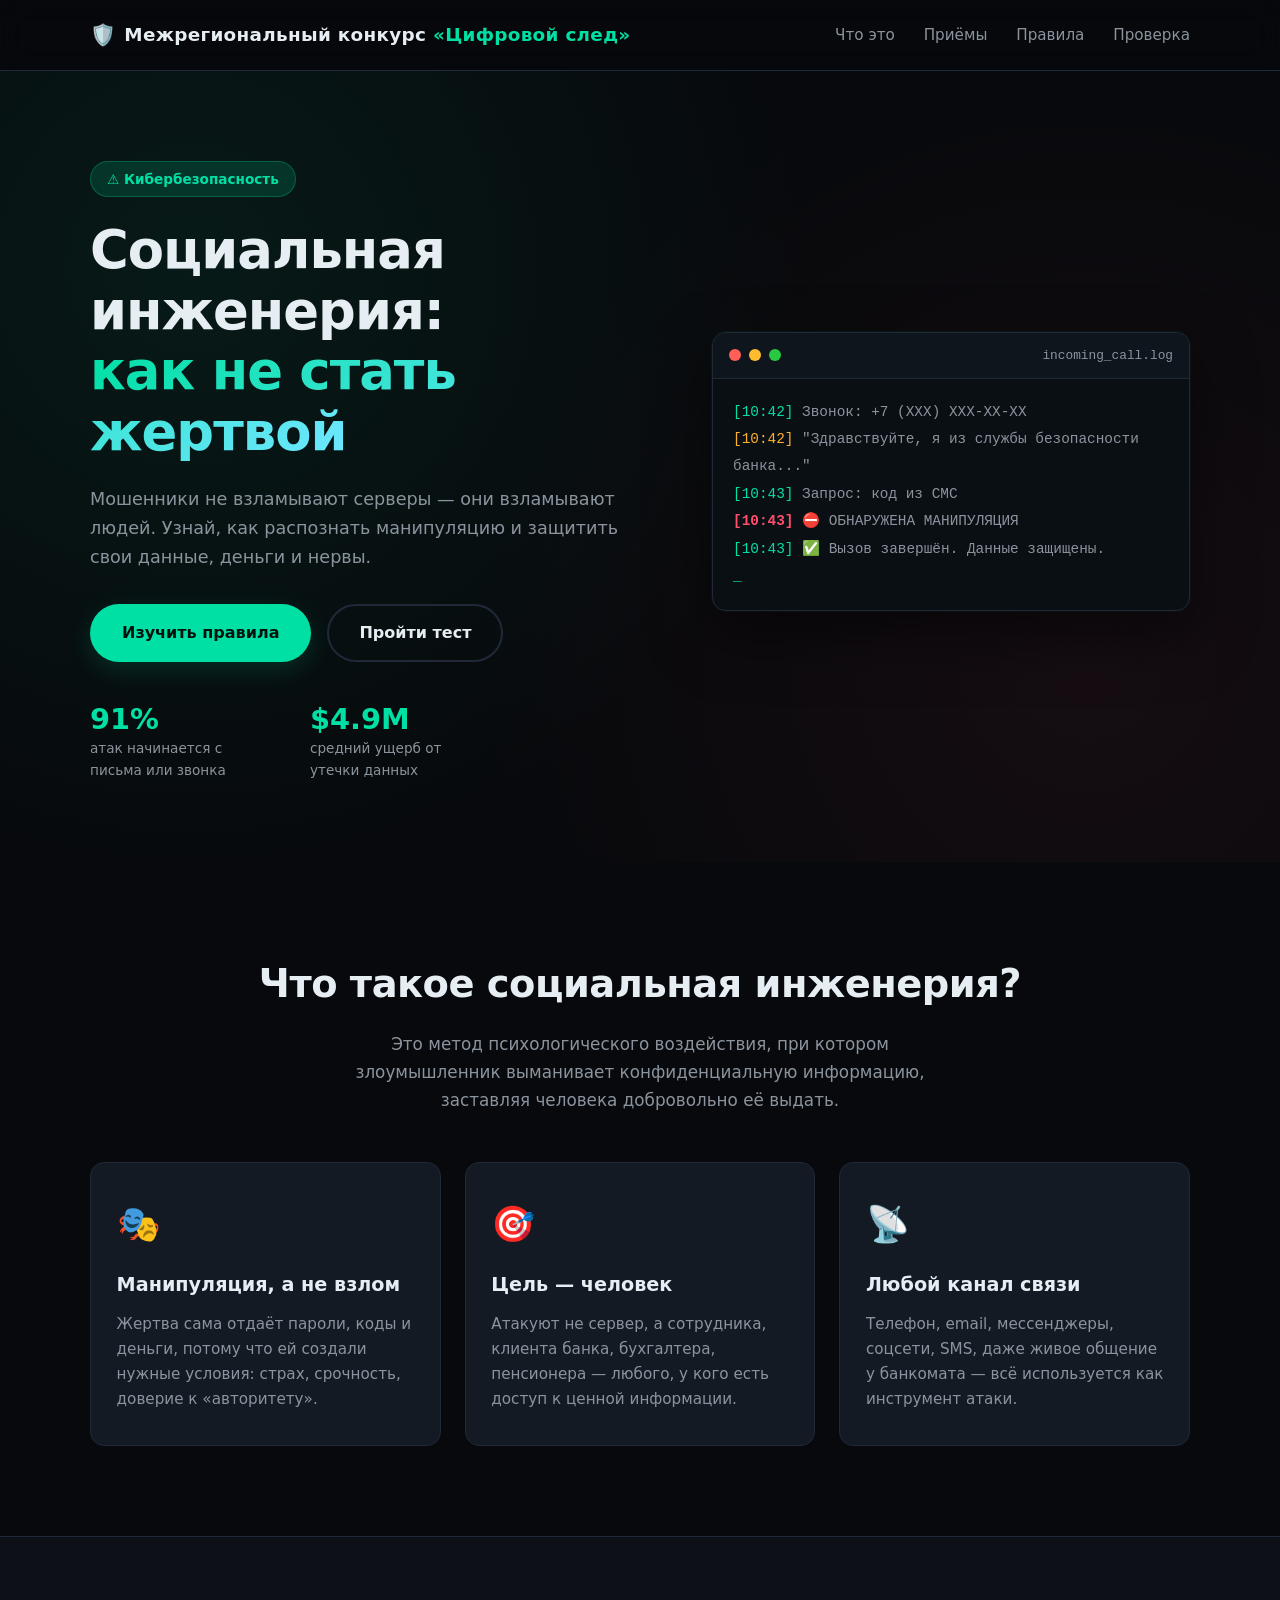
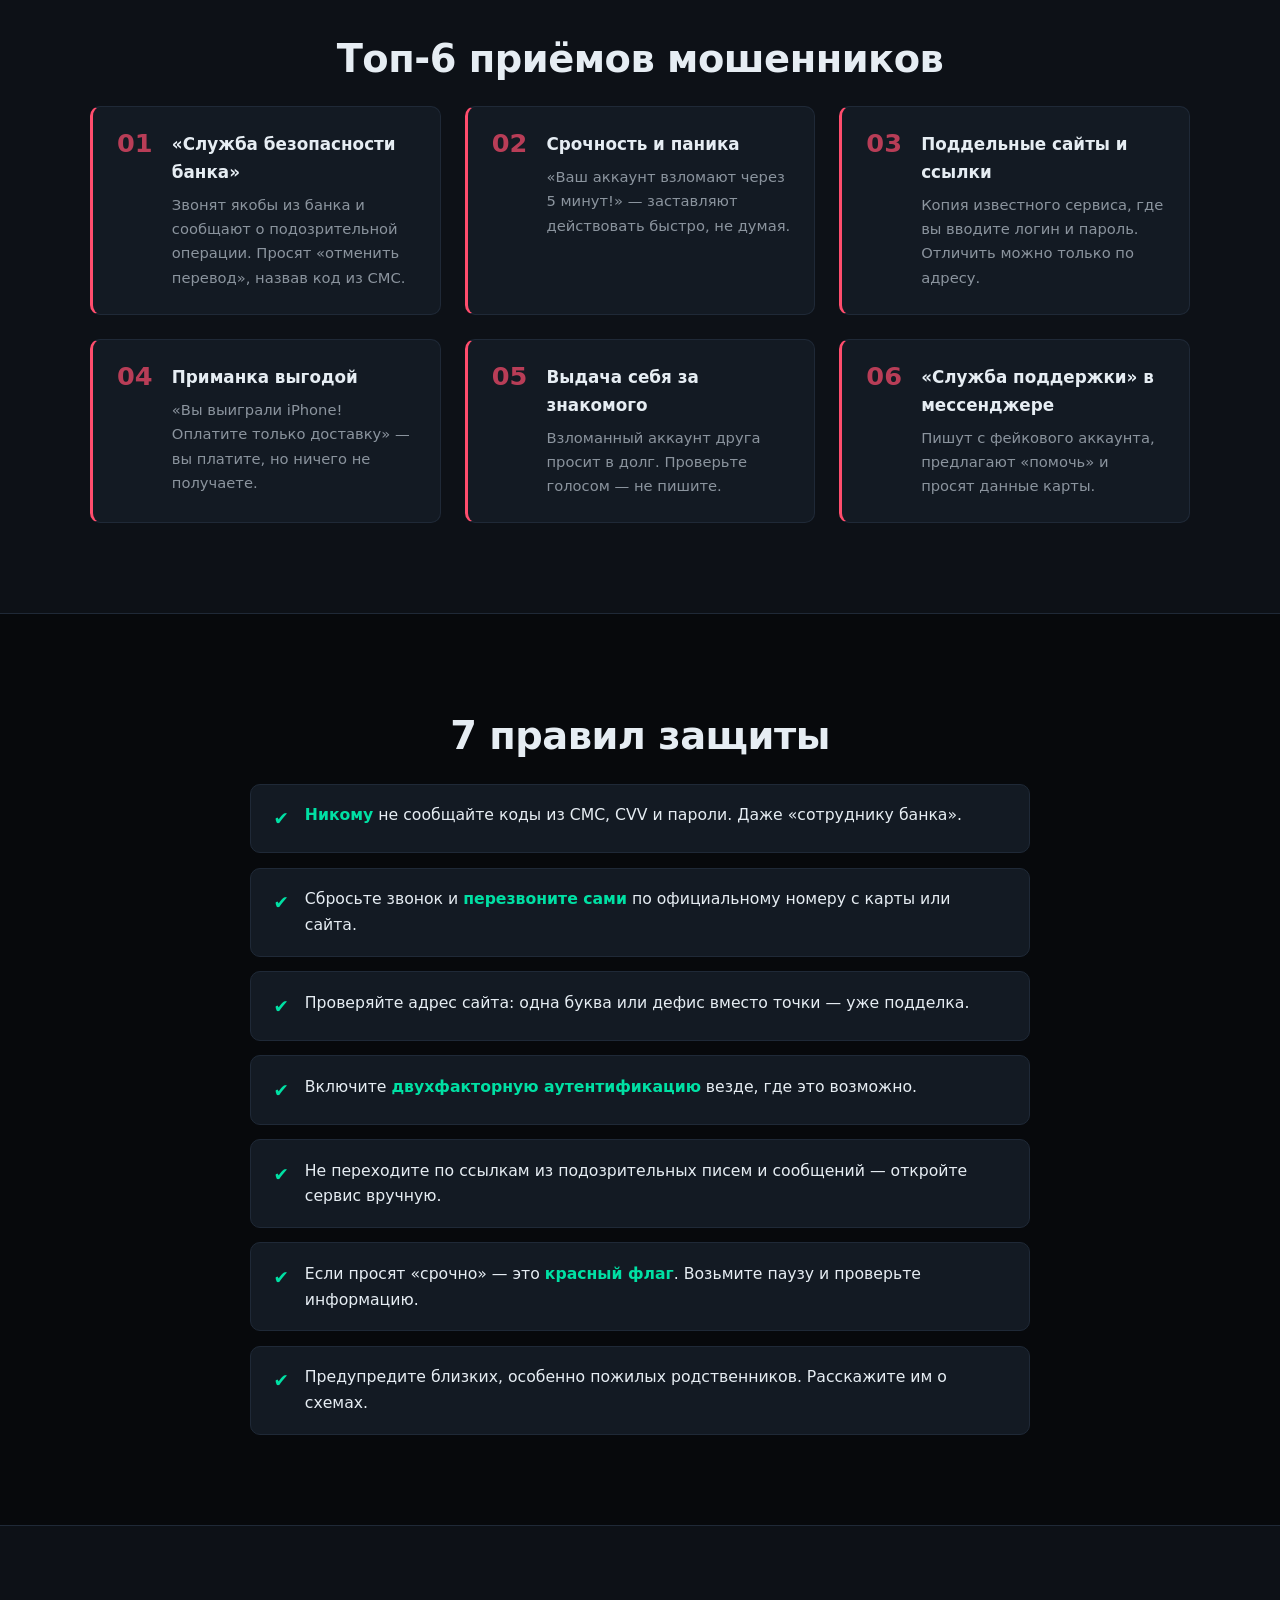
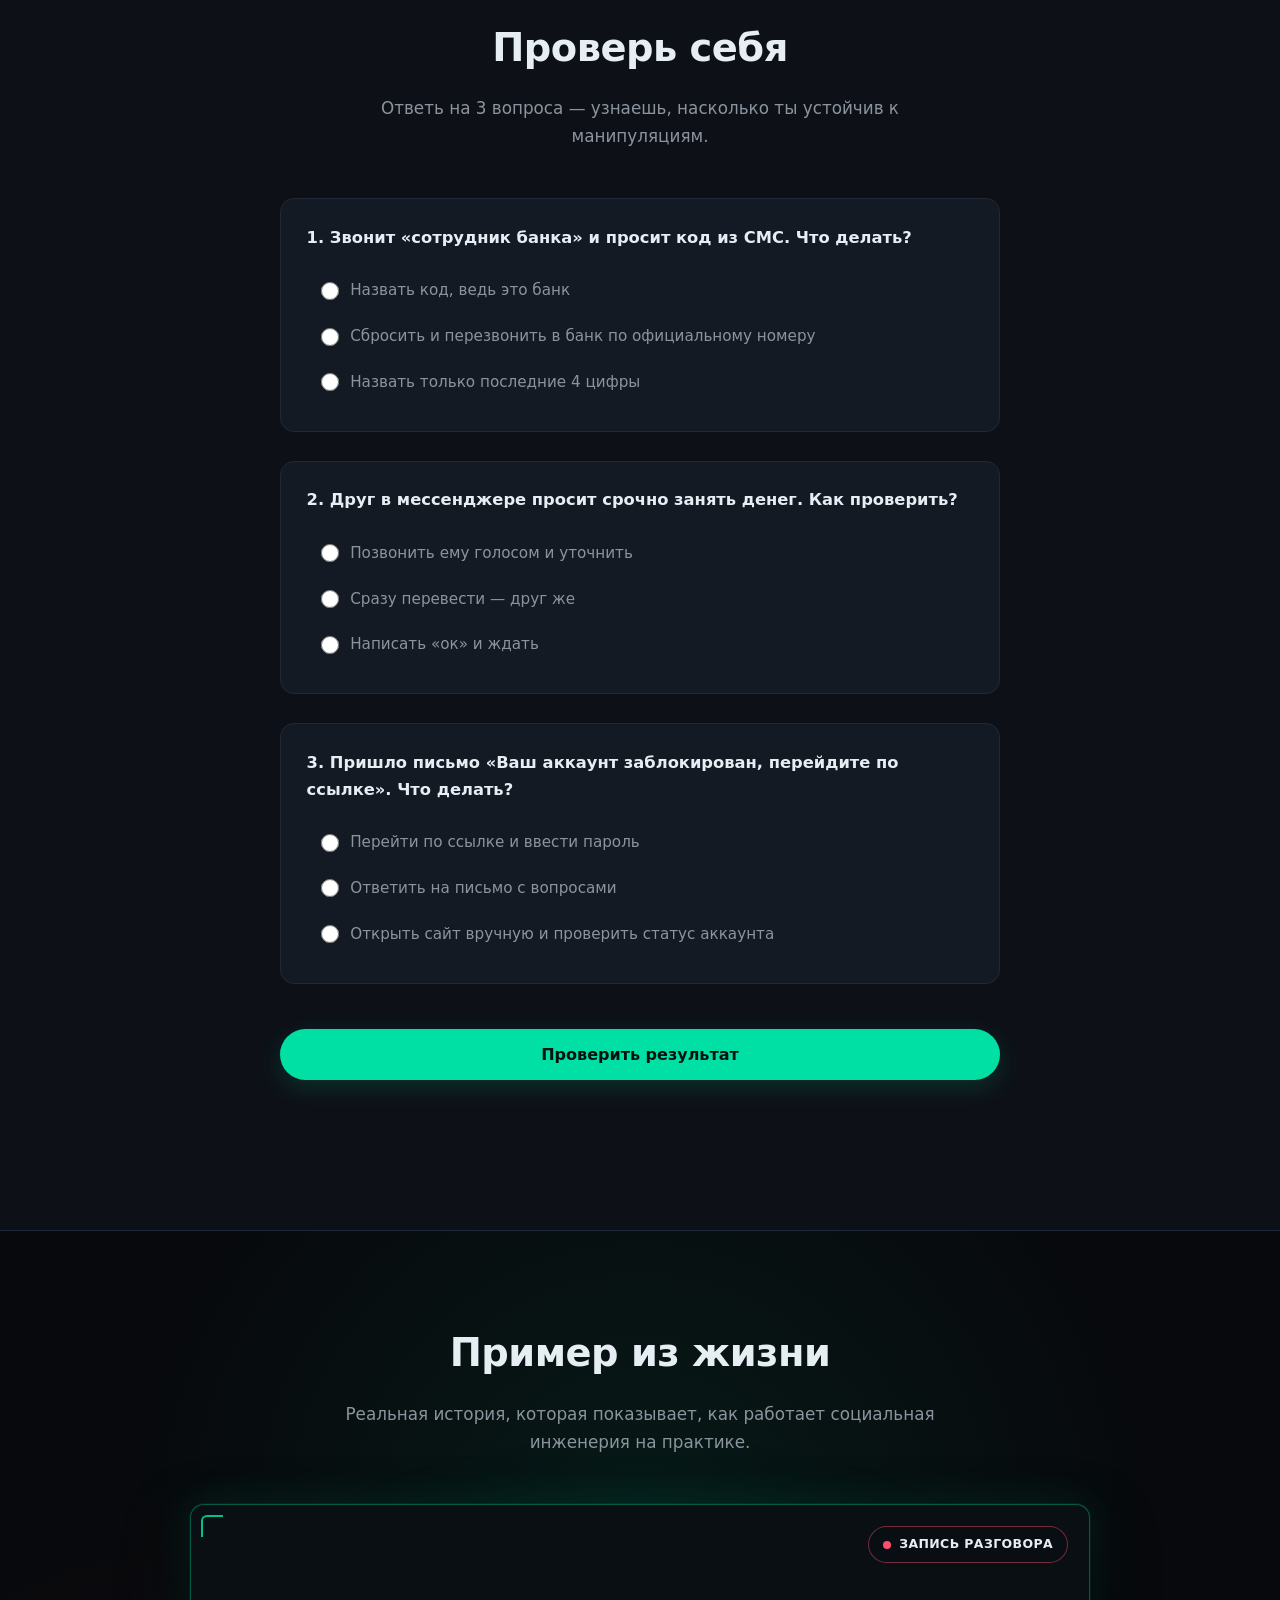
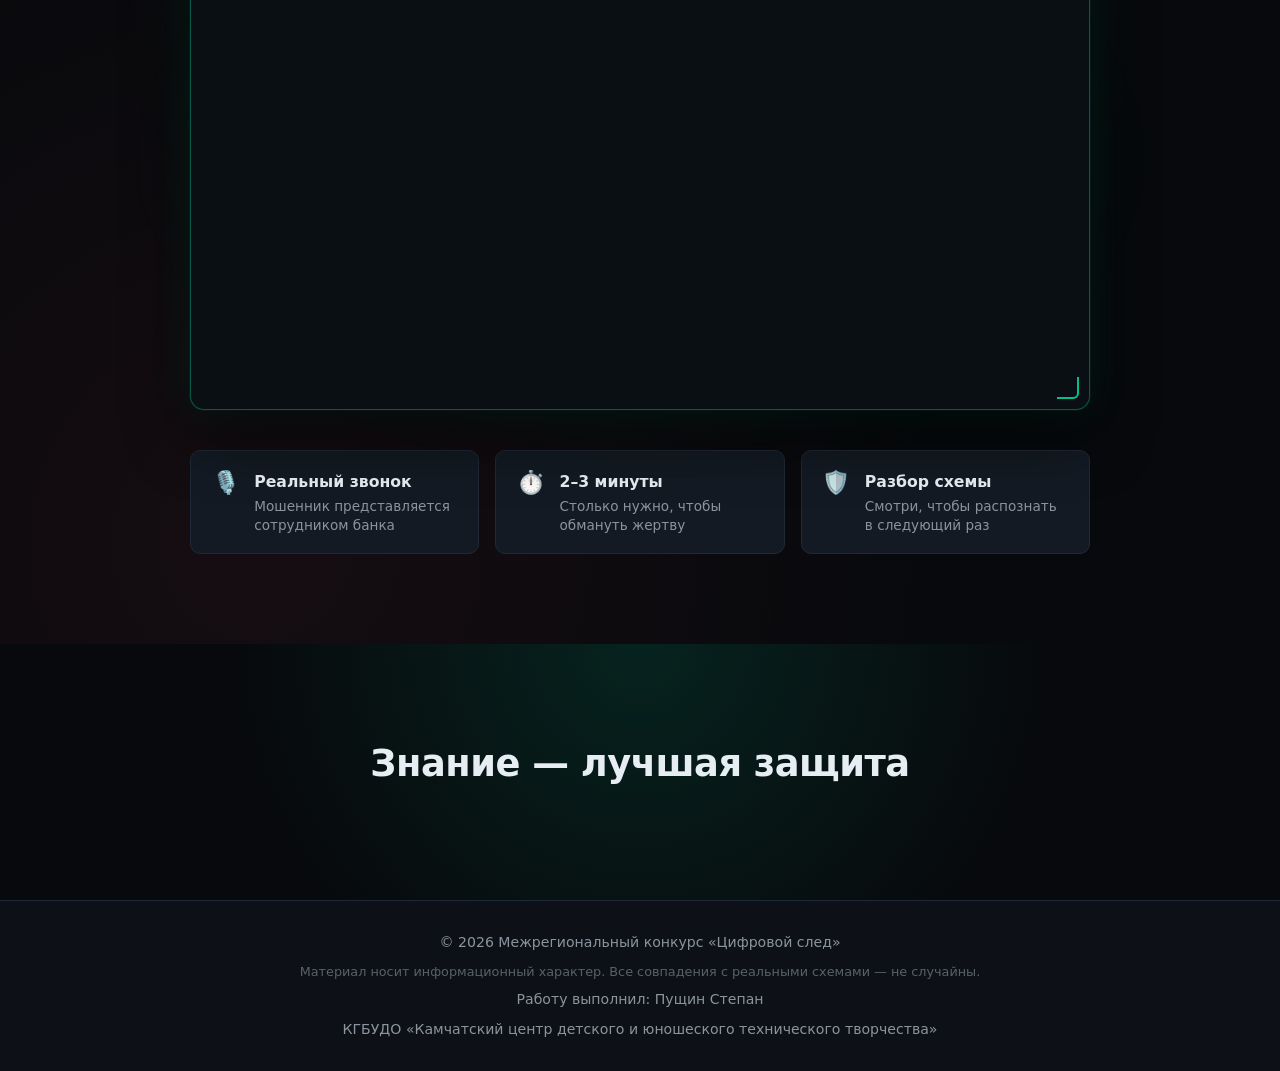
<file: Пущин Степан/index.html>
<!doctype html>
<html lang="ru">
  <head>
    <meta charset="UTF-8" />
    <meta name="viewport" content="width=device-width, initial-scale=1.0" />
    <title>Социальная инженерия: как не стать жертвой</title>
    <meta
      name="description"
      content="Что такое социальная инженерия, какие приёмы используют мошенники и как защитить себя и близких."
    />
    <link rel="stylesheet" href="style.css" />
  </head>
  <body>
    <!-- ШАПКА -->
    <header class="header">
      <div class="container header__container">
        <a href="#" class="logo">
          <span class="logo__icon">🛡️</span>
          <span
            >Межрегиональный конкурс
            <span class="logo__accent">«Цифровой след»</span></span
          >
        </a>
        <nav class="nav">
          <ul class="nav__list">
            <li><a href="#what" class="nav__link">Что это</a></li>
            <li><a href="#tricks" class="nav__link">Приёмы</a></li>
            <li><a href="#rules" class="nav__link">Правила</a></li>
            <li><a href="#test" class="nav__link">Проверка</a></li>
          </ul>
        </nav>
      </div>
    </header>

    <main>
      <!-- HERO -->
      <section class="hero">
        <div class="container hero__container">
          <div class="hero__content">
            <span class="hero__badge">⚠️ Кибербезопасность</span>
            <h1 class="hero__title">
              Социальная инженерия:<br />
              <span class="highlight">как не стать жертвой</span>
            </h1>
            <p class="hero__text">
              Мошенники не взламывают серверы — они взламывают людей. Узнай, как
              распознать манипуляцию и защитить свои данные, деньги и нервы.
            </p>
            <div class="hero__actions">
              <a href="#rules" class="btn btn--primary">Изучить правила</a>
              <a href="#test" class="btn btn--ghost">Пройти тест</a>
            </div>
            <div class="hero__stats">
              <div class="stat">
                <span class="stat__number">91%</span>
                <span class="stat__label"
                  >атак начинается с письма или звонка</span
                >
              </div>
              <div class="stat">
                <span class="stat__number">$4.9M</span>
                <span class="stat__label">средний ущерб от утечки данных</span>
              </div>
            </div>
          </div>
          <div class="hero__visual">
            <div class="terminal">
              <div class="terminal__bar">
                <span class="dot dot--red"></span>
                <span class="dot dot--yellow"></span>
                <span class="dot dot--green"></span>
                <span class="terminal__title">incoming_call.log</span>
              </div>
              <div class="terminal__body">
                <p>
                  <span class="term-green">[10:42]</span> Звонок: +7 (XXX)
                  XXX-XX-XX
                </p>
                <p>
                  <span class="term-yellow">[10:42]</span> "Здравствуйте, я из
                  службы безопасности банка..."
                </p>
                <p>
                  <span class="term-green">[10:43]</span> Запрос: код из СМС
                </p>
                <p>
                  <span class="term-red">[10:43]</span> ⛔ ОБНАРУЖЕНА
                  МАНИПУЛЯЦИЯ
                </p>
                <p>
                  <span class="term-green">[10:43]</span> ✅ Вызов завершён.
                  Данные защищены.
                </p>
                <p class="term-cursor">_</p>
              </div>
            </div>
          </div>
        </div>
      </section>

      <!-- ЧТО ЭТО -->
      <section id="what" class="section">
        <div class="container">
          <h2 class="section-title">Что такое социальная инженерия?</h2>
          <p class="section-subtitle">
            Это метод психологического воздействия, при котором злоумышленник
            выманивает конфиденциальную информацию, заставляя человека
            добровольно её выдать.
          </p>

          <div class="cards">
            <article class="card">
              <div class="card__icon">🎭</div>
              <h3 class="card__title">Манипуляция, а не взлом</h3>
              <p class="card__text">
                Жертва сама отдаёт пароли, коды и деньги, потому что ей создали
                нужные условия: страх, срочность, доверие к «авторитету».
              </p>
            </article>
            <article class="card">
              <div class="card__icon">🎯</div>
              <h3 class="card__title">Цель — человек</h3>
              <p class="card__text">
                Атакуют не сервер, а сотрудника, клиента банка, бухгалтера,
                пенсионера — любого, у кого есть доступ к ценной информации.
              </p>
            </article>
            <article class="card">
              <div class="card__icon">📡</div>
              <h3 class="card__title">Любой канал связи</h3>
              <p class="card__text">
                Телефон, email, мессенджеры, соцсети, SMS, даже живое общение у
                банкомата — всё используется как инструмент атаки.
              </p>
            </article>
          </div>
        </div>
      </section>

      <!-- ПРИЁМЫ -->
      <section id="tricks" class="section section--alt">
        <div class="container">
          <h2 class="section-title">Топ-6 приёмов мошенников</h2>
          <div class="tricks">
            <div class="trick">
              <span class="trick__num">01</span>
              <div>
                <h3 class="trick__title">«Служба безопасности банка»</h3>
                <p class="trick__text">
                  Звонят якобы из банка и сообщают о подозрительной операции.
                  Просят «отменить перевод», назвав код из СМС.
                </p>
              </div>
            </div>
            <div class="trick">
              <span class="trick__num">02</span>
              <div>
                <h3 class="trick__title">Срочность и паника</h3>
                <p class="trick__text">
                  «Ваш аккаунт взломают через 5 минут!» — заставляют действовать
                  быстро, не думая.
                </p>
              </div>
            </div>
            <div class="trick">
              <span class="trick__num">03</span>
              <div>
                <h3 class="trick__title">Поддельные сайты и ссылки</h3>
                <p class="trick__text">
                  Копия известного сервиса, где вы вводите логин и пароль.
                  Отличить можно только по адресу.
                </p>
              </div>
            </div>
            <div class="trick">
              <span class="trick__num">04</span>
              <div>
                <h3 class="trick__title">Приманка выгодой</h3>
                <p class="trick__text">
                  «Вы выиграли iPhone! Оплатите только доставку» — вы платите,
                  но ничего не получаете.
                </p>
              </div>
            </div>
            <div class="trick">
              <span class="trick__num">05</span>
              <div>
                <h3 class="trick__title">Выдача себя за знакомого</h3>
                <p class="trick__text">
                  Взломанный аккаунт друга просит в долг. Проверьте голосом — не
                  пишите.
                </p>
              </div>
            </div>
            <div class="trick">
              <span class="trick__num">06</span>
              <div>
                <h3 class="trick__title">«Служба поддержки» в мессенджере</h3>
                <p class="trick__text">
                  Пишут с фейкового аккаунта, предлагают «помочь» и просят
                  данные карты.
                </p>
              </div>
            </div>
          </div>
        </div>
      </section>

      <!-- ПРАВИЛА -->
      <section id="rules" class="section">
        <div class="container">
          <h2 class="section-title">7 правил защиты</h2>
          <div class="rules">
            <div class="rule">
              <span class="rule__check">✔</span>
              <p>
                <strong>Никому</strong> не сообщайте коды из СМС, CVV и пароли.
                Даже «сотруднику банка».
              </p>
            </div>
            <div class="rule">
              <span class="rule__check">✔</span>
              <p>
                Сбросьте звонок и <strong>перезвоните сами</strong> по
                официальному номеру с карты или сайта.
              </p>
            </div>
            <div class="rule">
              <span class="rule__check">✔</span>
              <p>
                Проверяйте адрес сайта: одна буква или дефис вместо точки — уже
                подделка.
              </p>
            </div>
            <div class="rule">
              <span class="rule__check">✔</span>
              <p>
                Включите <strong>двухфакторную аутентификацию</strong> везде,
                где это возможно.
              </p>
            </div>
            <div class="rule">
              <span class="rule__check">✔</span>
              <p>
                Не переходите по ссылкам из подозрительных писем и сообщений —
                откройте сервис вручную.
              </p>
            </div>
            <div class="rule">
              <span class="rule__check">✔</span>
              <p>
                Если просят «срочно» — это <strong>красный флаг</strong>.
                Возьмите паузу и проверьте информацию.
              </p>
            </div>
            <div class="rule">
              <span class="rule__check">✔</span>
              <p>
                Предупредите близких, особенно пожилых родственников. Расскажите
                им о схемах.
              </p>
            </div>
          </div>
        </div>
      </section>

      <!-- ТЕСТ -->
      <section id="test" class="section section--alt">
        <div class="container test__container">
          <h2 class="section-title">Проверь себя</h2>
          <p class="section-subtitle">
            Ответь на 3 вопроса — узнаешь, насколько ты устойчив к манипуляциям.
          </p>

          <form class="quiz" id="quiz">
            <div class="quiz__question" data-correct="b">
              <p class="quiz__text">
                1. Звонит «сотрудник банка» и просит код из СМС. Что делать?
              </p>
              <label class="quiz__option"
                ><input type="radio" name="q1" value="a" />
                <span>Назвать код, ведь это банк</span></label
              >
              <label class="quiz__option"
                ><input type="radio" name="q1" value="b" />
                <span
                  >Сбросить и перезвонить в банк по официальному номеру</span
                ></label
              >
              <label class="quiz__option"
                ><input type="radio" name="q1" value="c" />
                <span>Назвать только последние 4 цифры</span></label
              >
            </div>

            <div class="quiz__question" data-correct="a">
              <p class="quiz__text">
                2. Друг в мессенджере просит срочно занять денег. Как проверить?
              </p>
              <label class="quiz__option"
                ><input type="radio" name="q2" value="a" />
                <span>Позвонить ему голосом и уточнить</span></label
              >
              <label class="quiz__option"
                ><input type="radio" name="q2" value="b" />
                <span>Сразу перевести — друг же</span></label
              >
              <label class="quiz__option"
                ><input type="radio" name="q2" value="c" />
                <span>Написать «ок» и ждать</span></label
              >
            </div>

            <div class="quiz__question" data-correct="c">
              <p class="quiz__text">
                3. Пришло письмо «Ваш аккаунт заблокирован, перейдите по
                ссылке». Что делать?
              </p>
              <label class="quiz__option"
                ><input type="radio" name="q3" value="a" />
                <span>Перейти по ссылке и ввести пароль</span></label
              >
              <label class="quiz__option"
                ><input type="radio" name="q3" value="b" />
                <span>Ответить на письмо с вопросами</span></label
              >
              <label class="quiz__option"
                ><input type="radio" name="q3" value="c" />
                <span
                  >Открыть сайт вручную и проверить статус аккаунта</span
                ></label
              >
            </div>

            <button type="submit" class="btn btn--primary btn--full">
              Проверить результат
            </button>
            <p class="quiz__result" id="quizResult"></p>
          </form>
        </div>
      </section>

      <!-- ВИДЕО: ПРИМЕР ИЗ ЖИЗНИ -->
      <section class="video section">
        <div class="container">
          <h2 class="section-title">Пример из жизни</h2>
          <p class="section-subtitle">
            Реальная история, которая показывает, как работает социальная
            инженерия на практике.
          </p>

          <div class="video__wrapper">
            <div class="video__glow"></div>
            <div class="video__frame">
              <iframe
                src="https://vkvideo.ru/video_ext.php?oid=-211656093&id=456239053&hash=fdef84775cc8012d&hd=2"
                width="853"
                height="480"
                allow="
                  autoplay;
                  encrypted-media;
                  fullscreen;
                  picture-in-picture;
                  screen-wake-lock;
                "
                frameborder="0"
                allowfullscreen
                title="Пример социальной инженерии"
              >
              </iframe>
            </div>

            <div class="video__badge">
              <span class="video__badge-dot"></span>
              Запись разговора
            </div>
          </div>

          <div class="video__info">
            <div class="video__info-item">
              <span class="video__info-icon">🎙️</span>
              <div>
                <strong>Реальный звонок</strong>
                <p>Мошенник представляется сотрудником банка</p>
              </div>
            </div>
            <div class="video__info-item">
              <span class="video__info-icon">⏱️</span>
              <div>
                <strong>2–3 минуты</strong>
                <p>Столько нужно, чтобы обмануть жертву</p>
              </div>
            </div>
            <div class="video__info-item">
              <span class="video__info-icon">🛡️</span>
              <div>
                <strong>Разбор схемы</strong>
                <p>Смотри, чтобы распознать в следующий раз</p>
              </div>
            </div>
          </div>
        </div>
      </section>

      <!-- CTA -->
      <section class="cta">
        <div class="container cta__container">
          <h2 class="cta__title">Знание — лучшая защита</h2>
        </div>
      </section>
    </main>

    <footer class="footer">
      <div class="container footer__container">
        <p>© 2026 Межрегиональный конкурс «Цифровой след»</p>
        <p class="footer__note">
          Материал носит информационный характер. Все совпадения с реальными
          схемами — не случайны.
        </p>
        <p>Работу выполнил: Пущин Степан</p>
        <p>
          КГБУДО «Камчатский центр детского и юношеского технического
          творчества»
        </p>
      </div>
    </footer>

    <script>
      // Простой тест
      const quiz = document.getElementById("quiz");
      const result = document.getElementById("quizResult");

      quiz.addEventListener("submit", (e) => {
        e.preventDefault();
        const questions = quiz.querySelectorAll(".quiz__question");
        let score = 0;

        questions.forEach((q, i) => {
          const correct = q.dataset.correct;
          const selected = q.querySelector(`input[name="q${i + 1}"]:checked`);
          if (selected && selected.value === correct) {
            score++;
          }
        });

        let message = "";
        if (score === 3) {
          message = `✅ ${score}/3 — Отлично! Ты устойчив к манипуляциям.`;
        } else if (score === 2) {
          message = `⚠️ ${score}/3 — Неплохо, но будь внимательнее.`;
        } else {
          message = `🚨 ${score}/3 — Срочно изучи правила защиты выше!`;
        }
        result.textContent = message;
        result.classList.add("quiz__result--visible");
      });
    </script>
  </body>
</html>
</file>
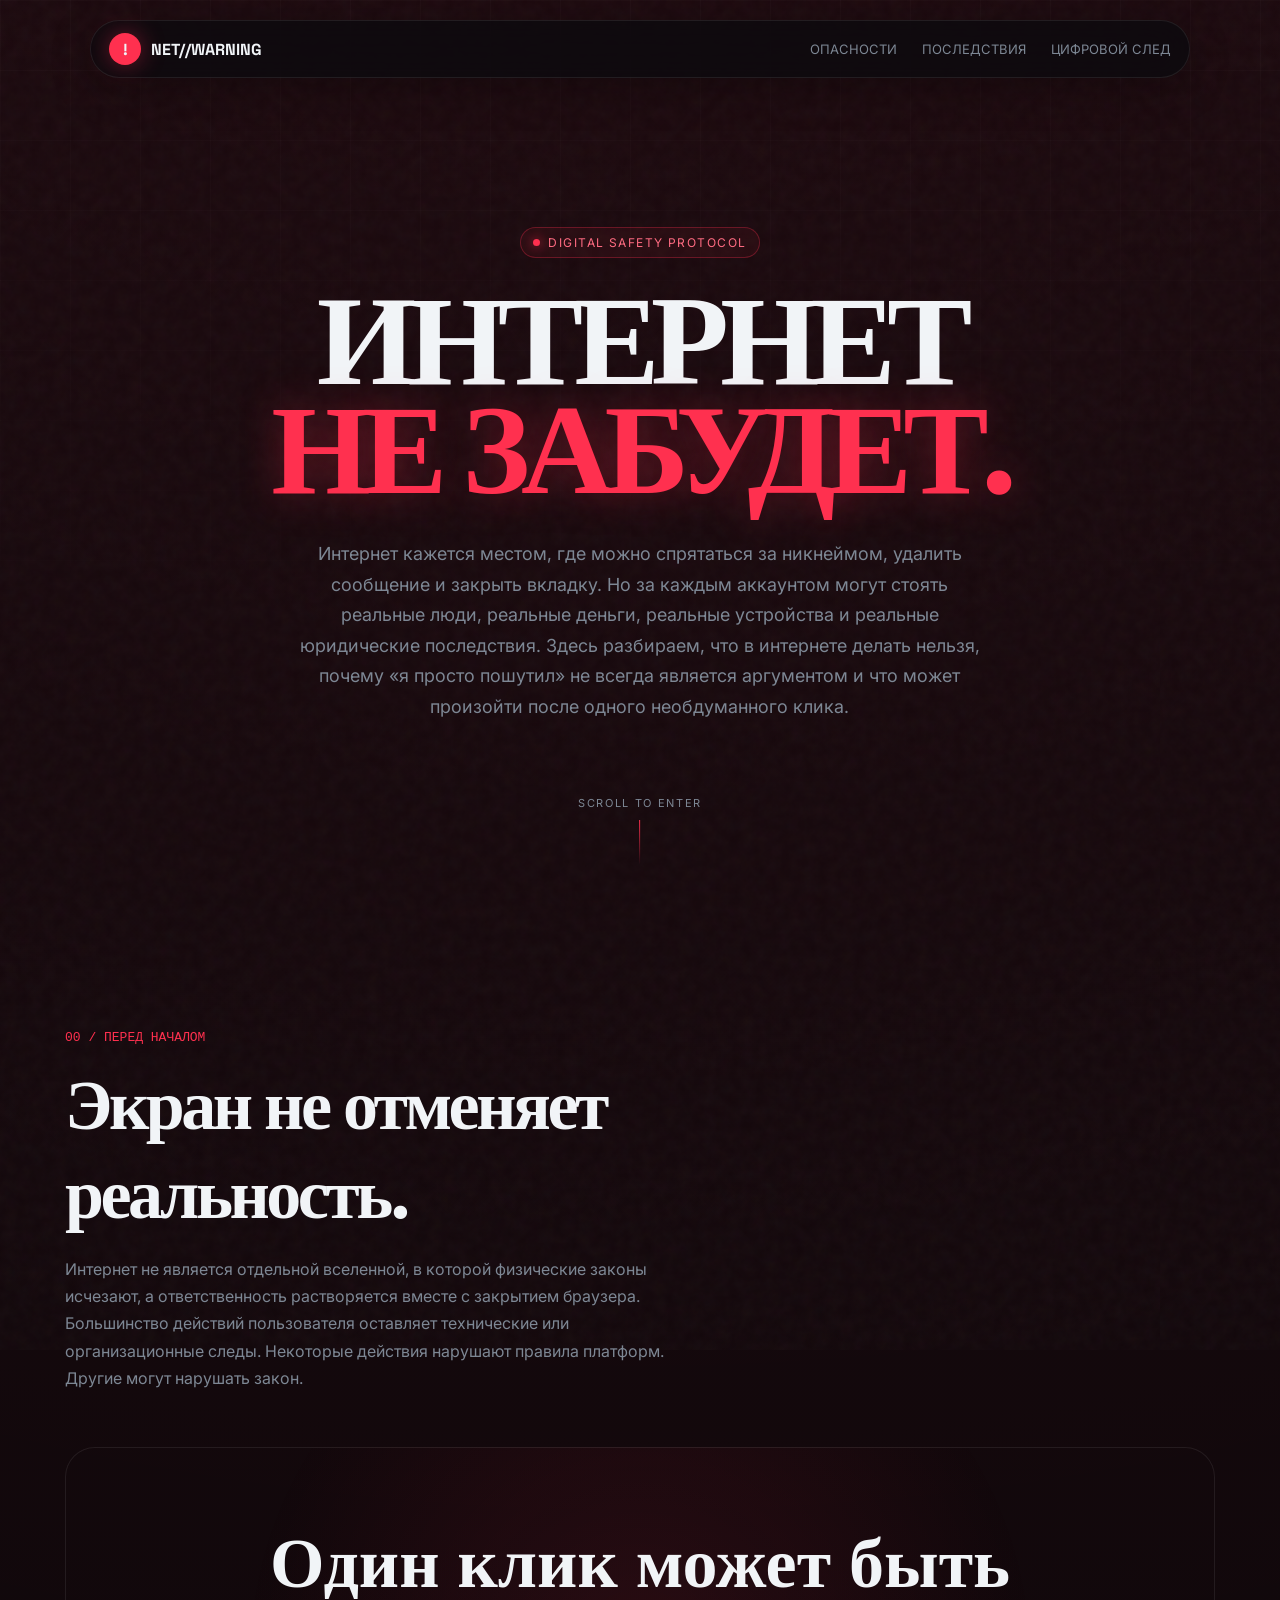
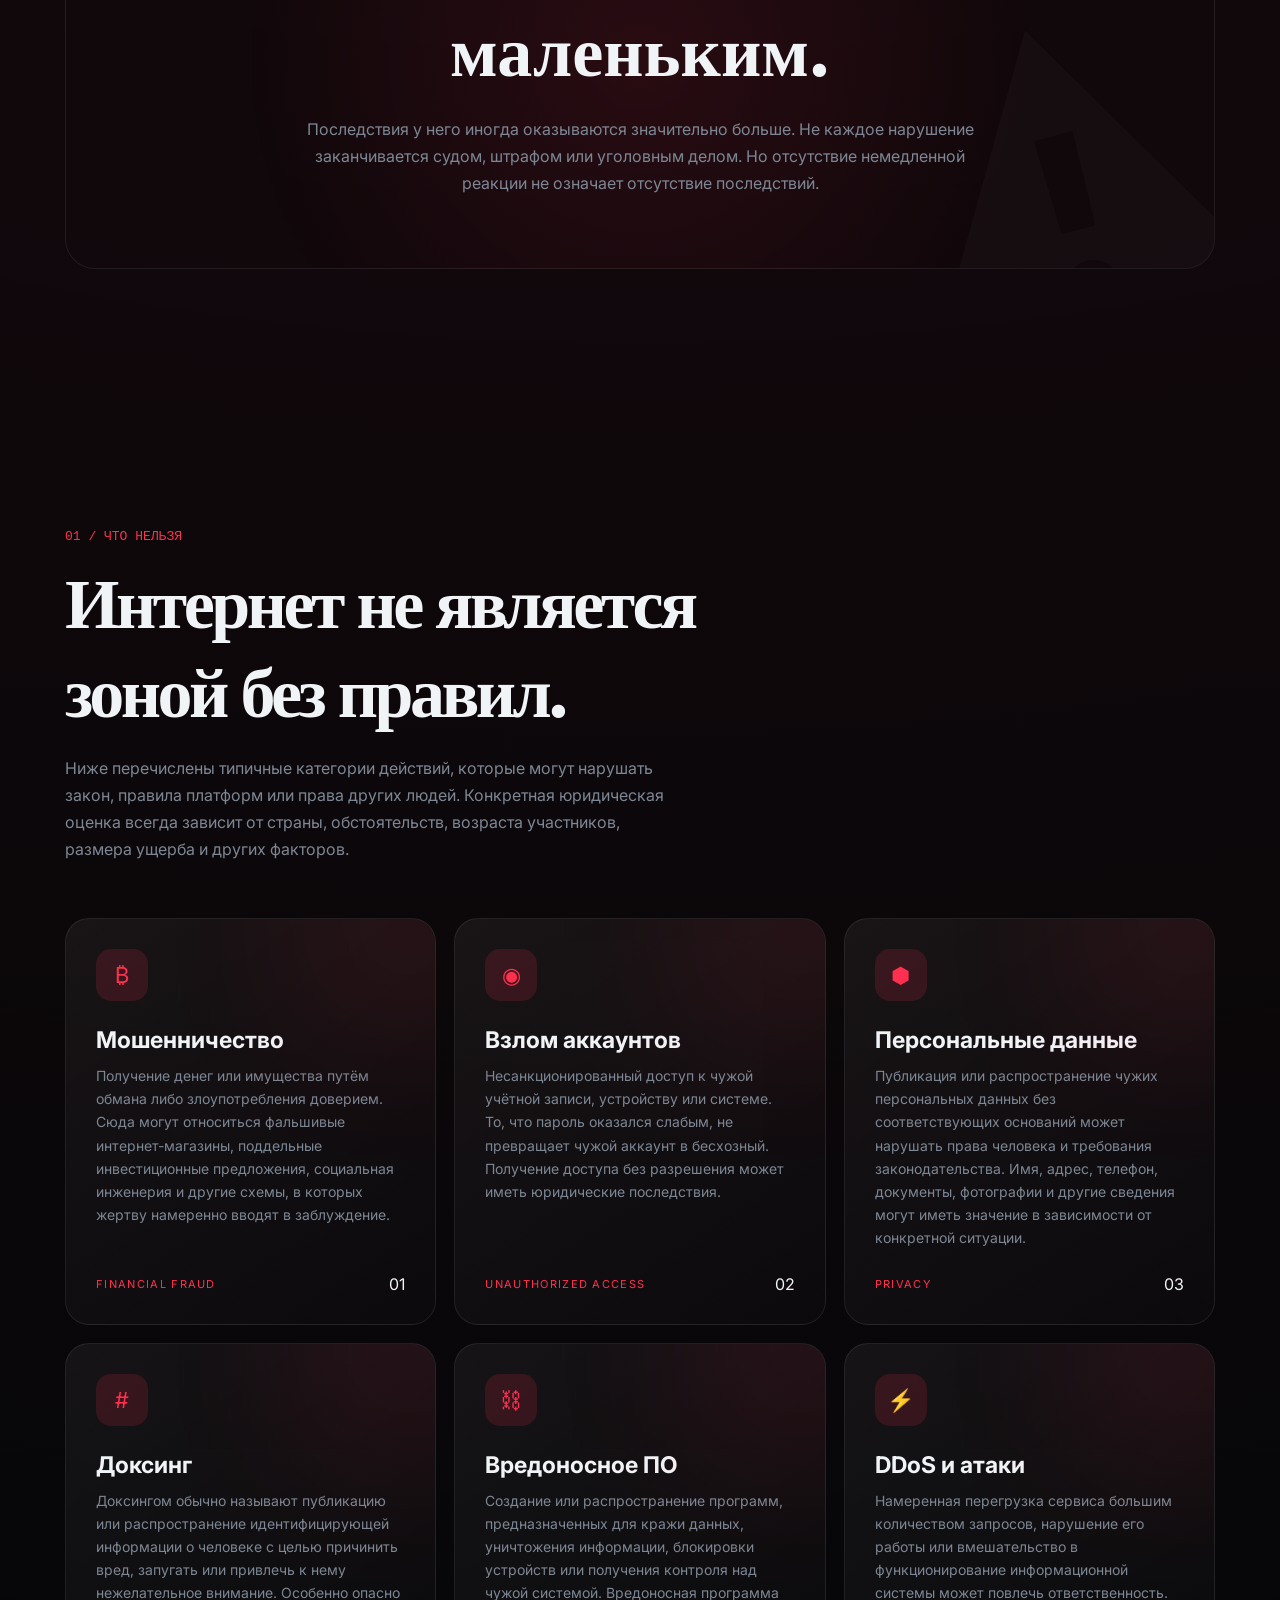
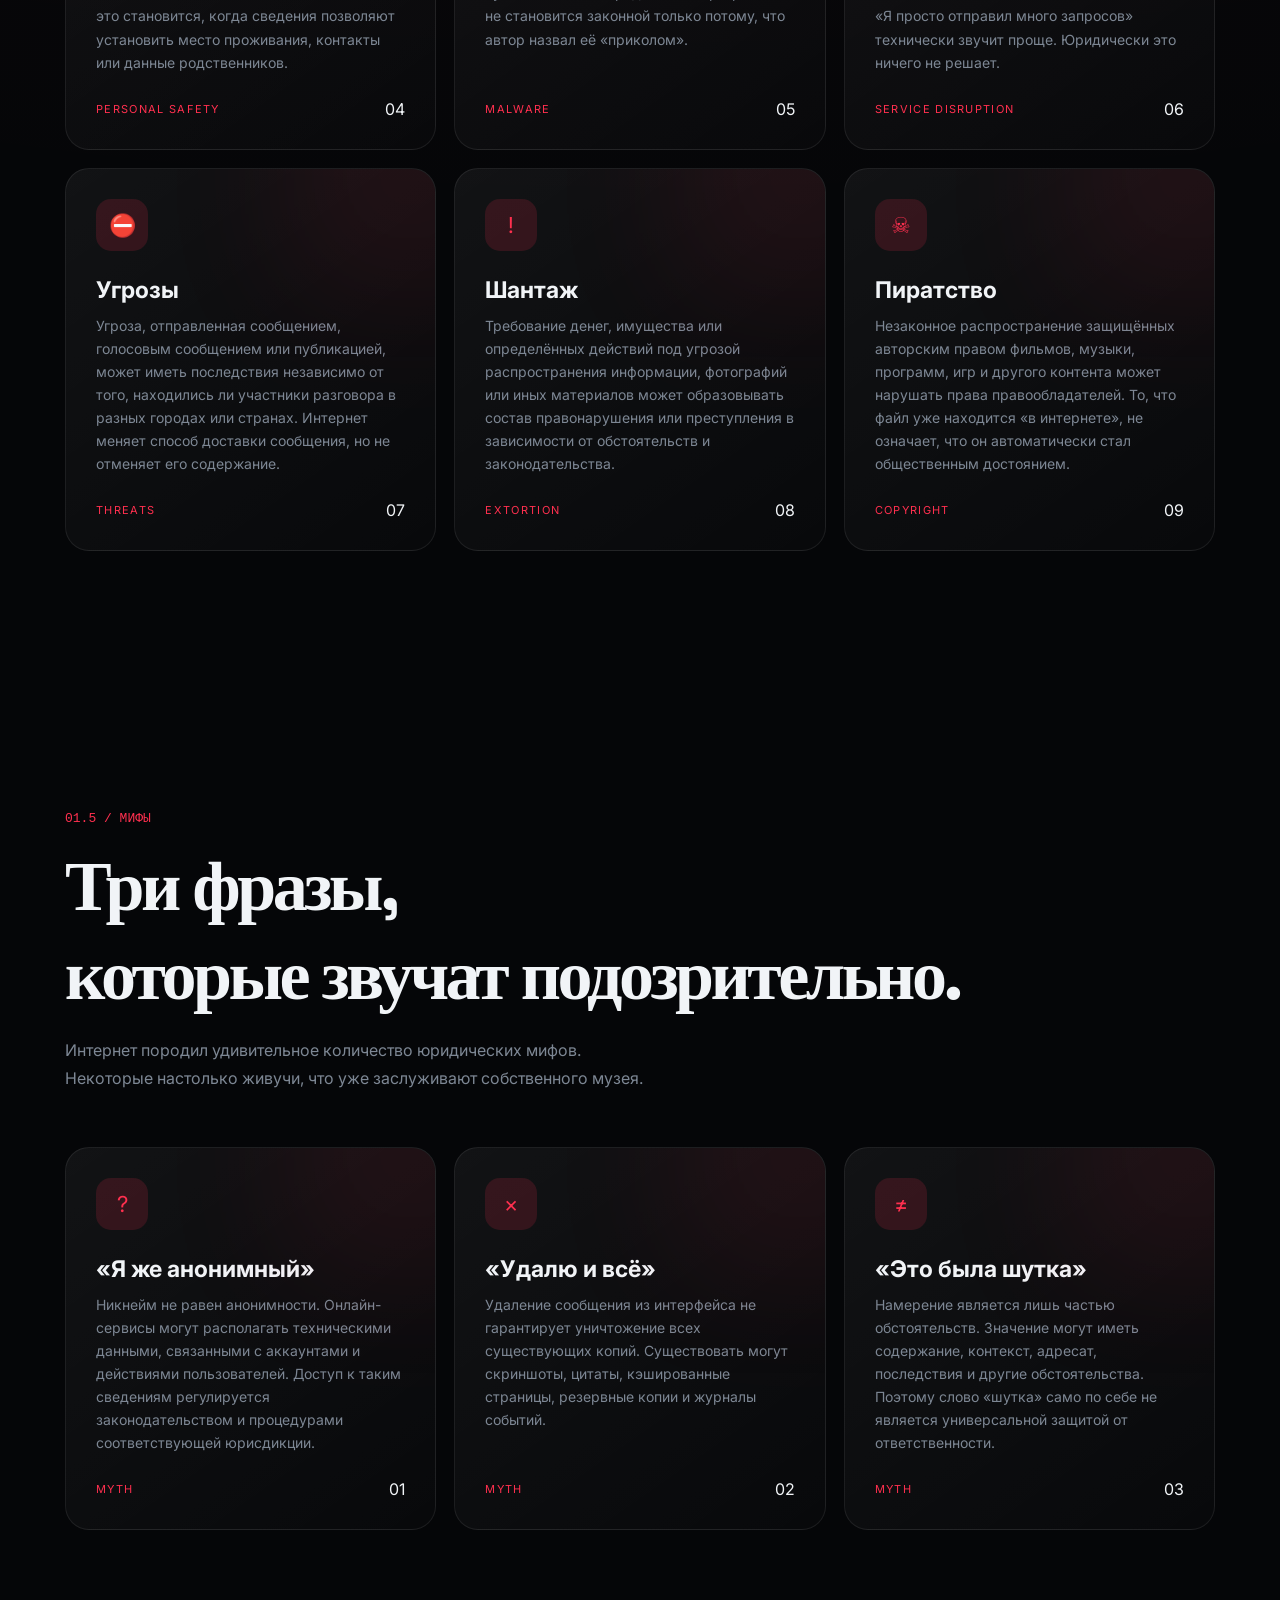
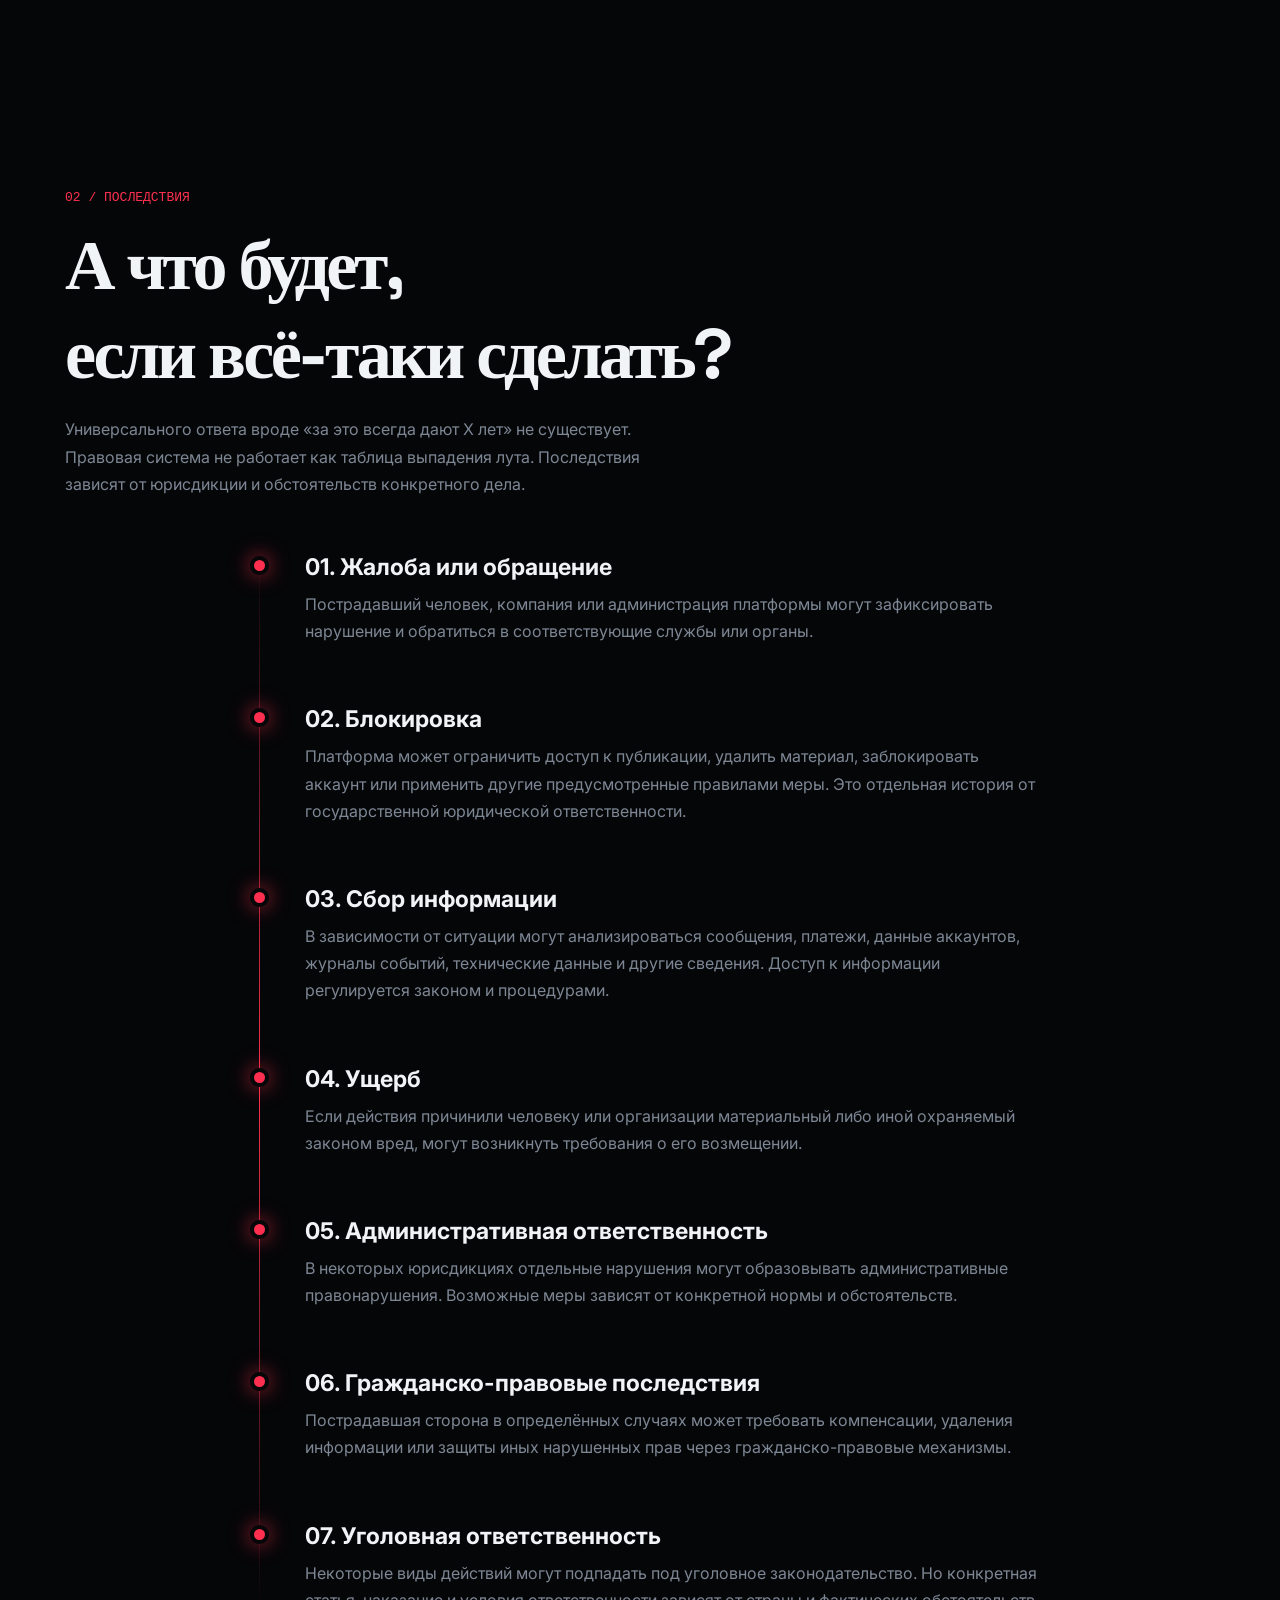
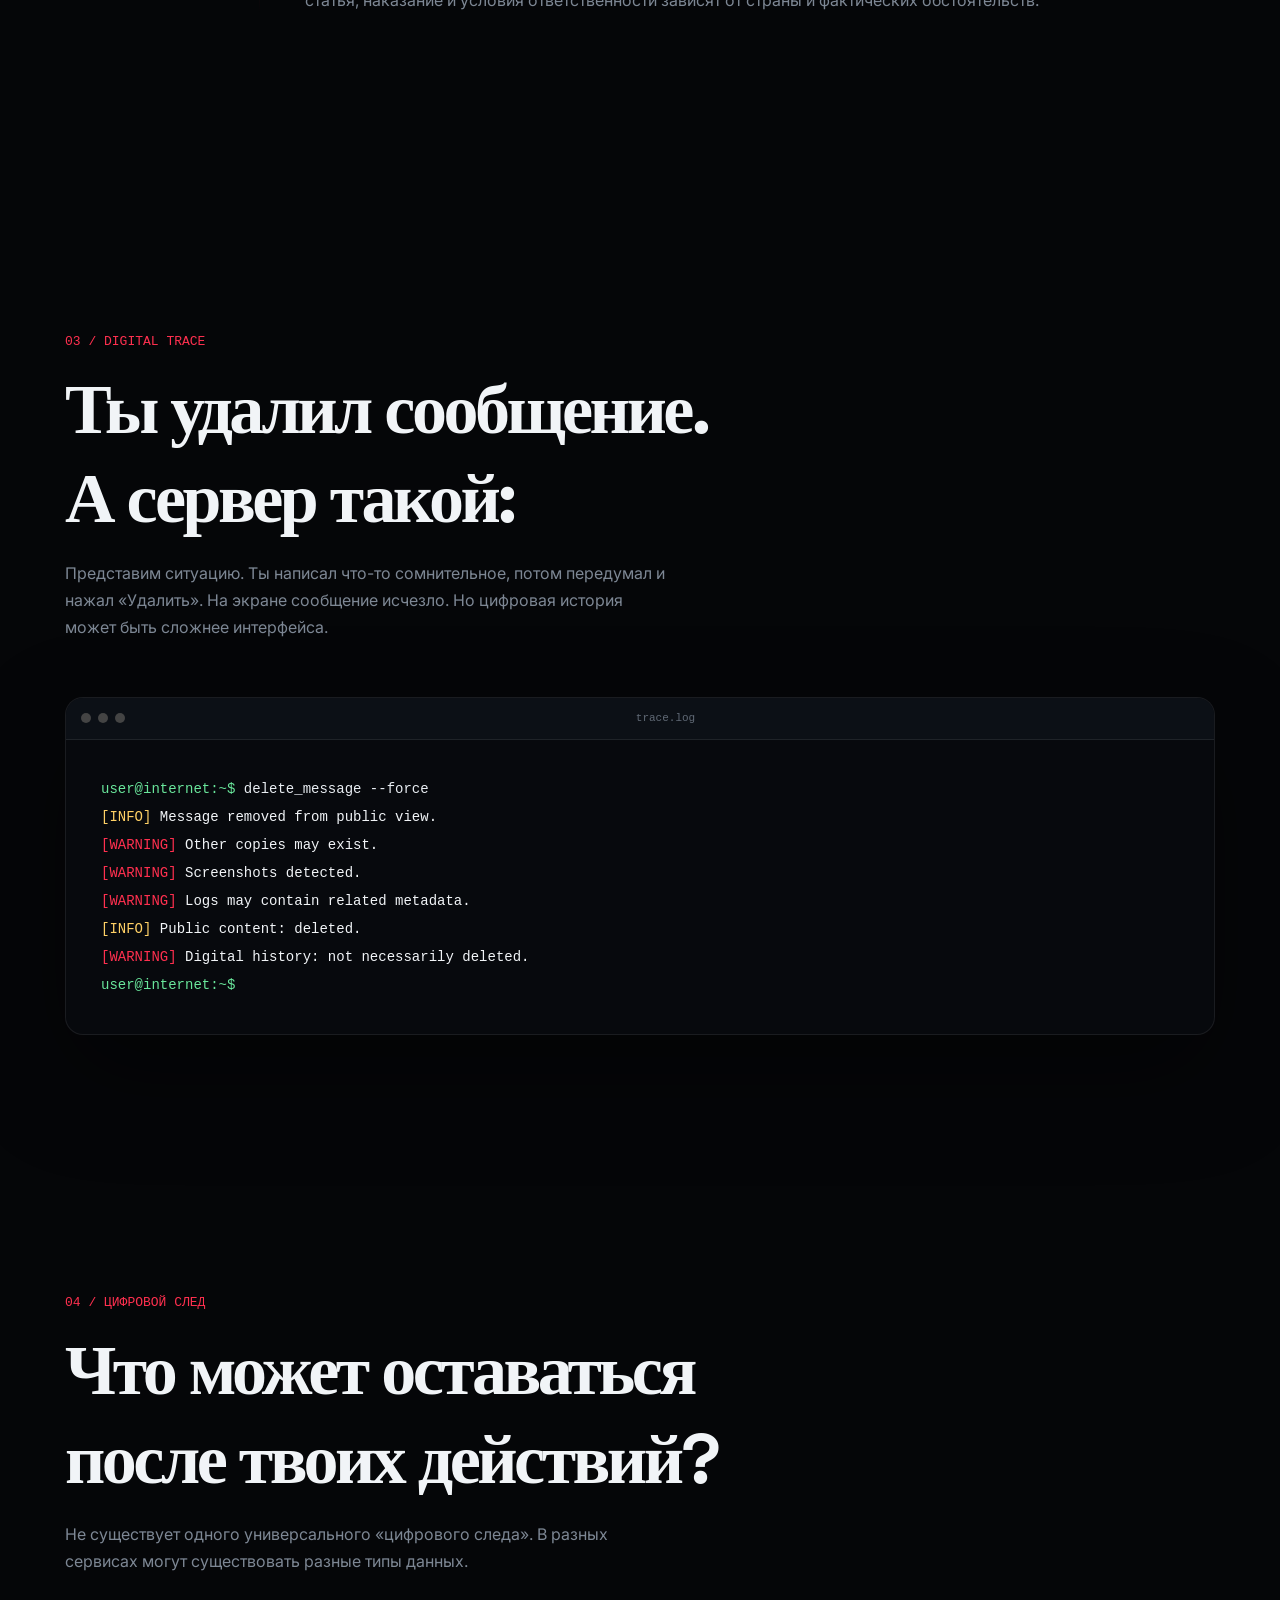
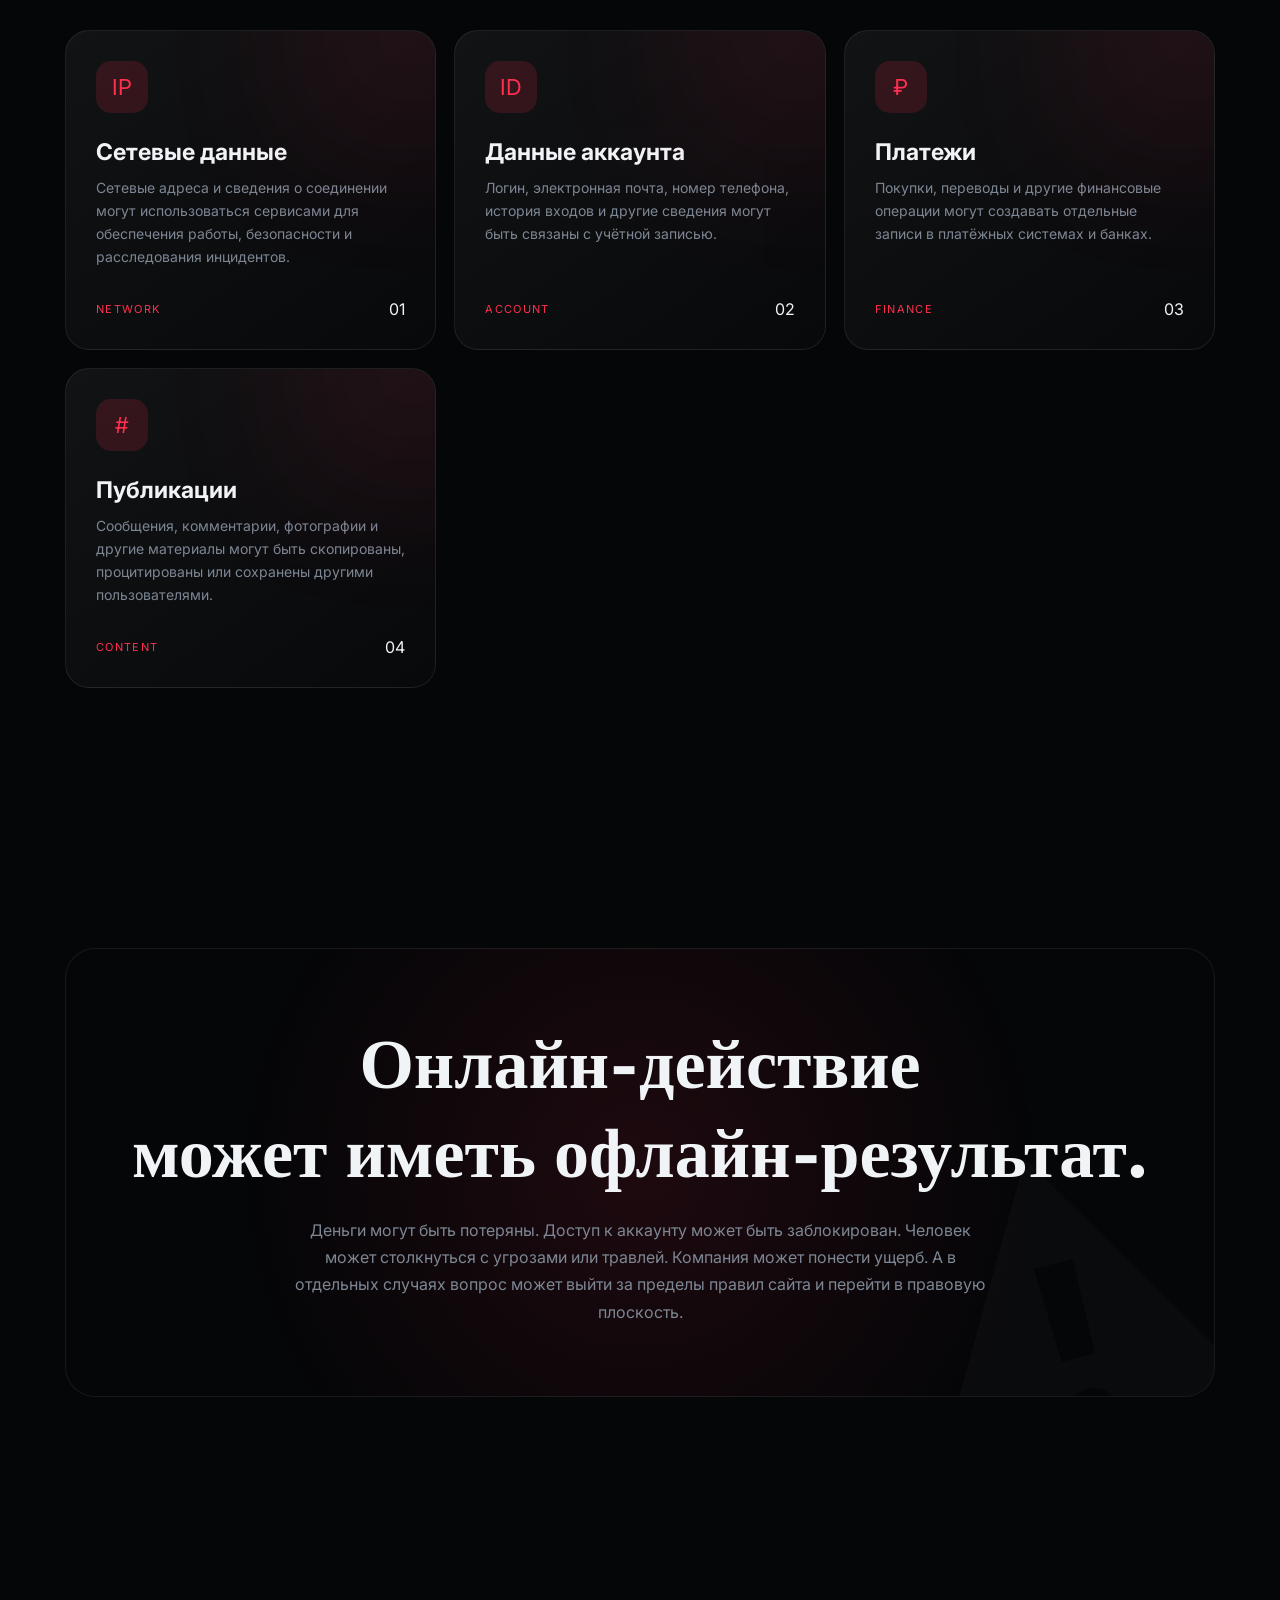
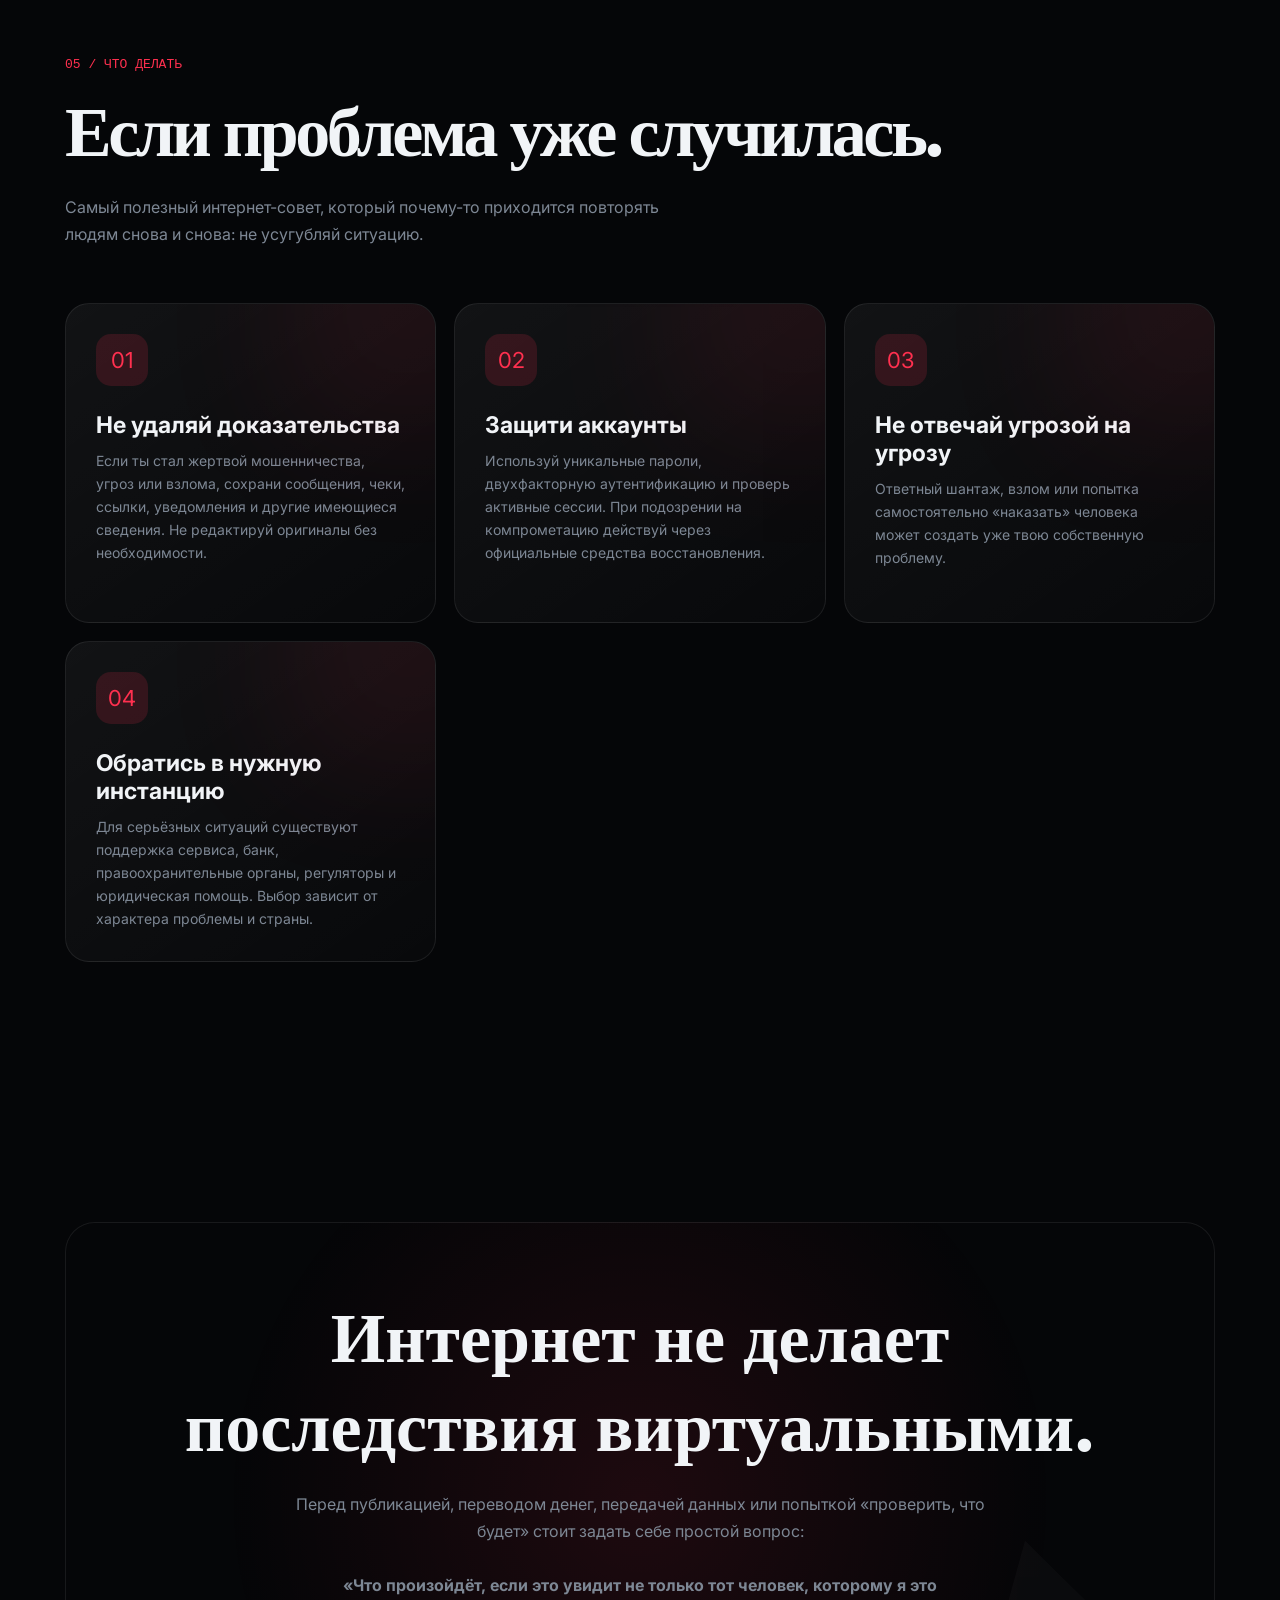
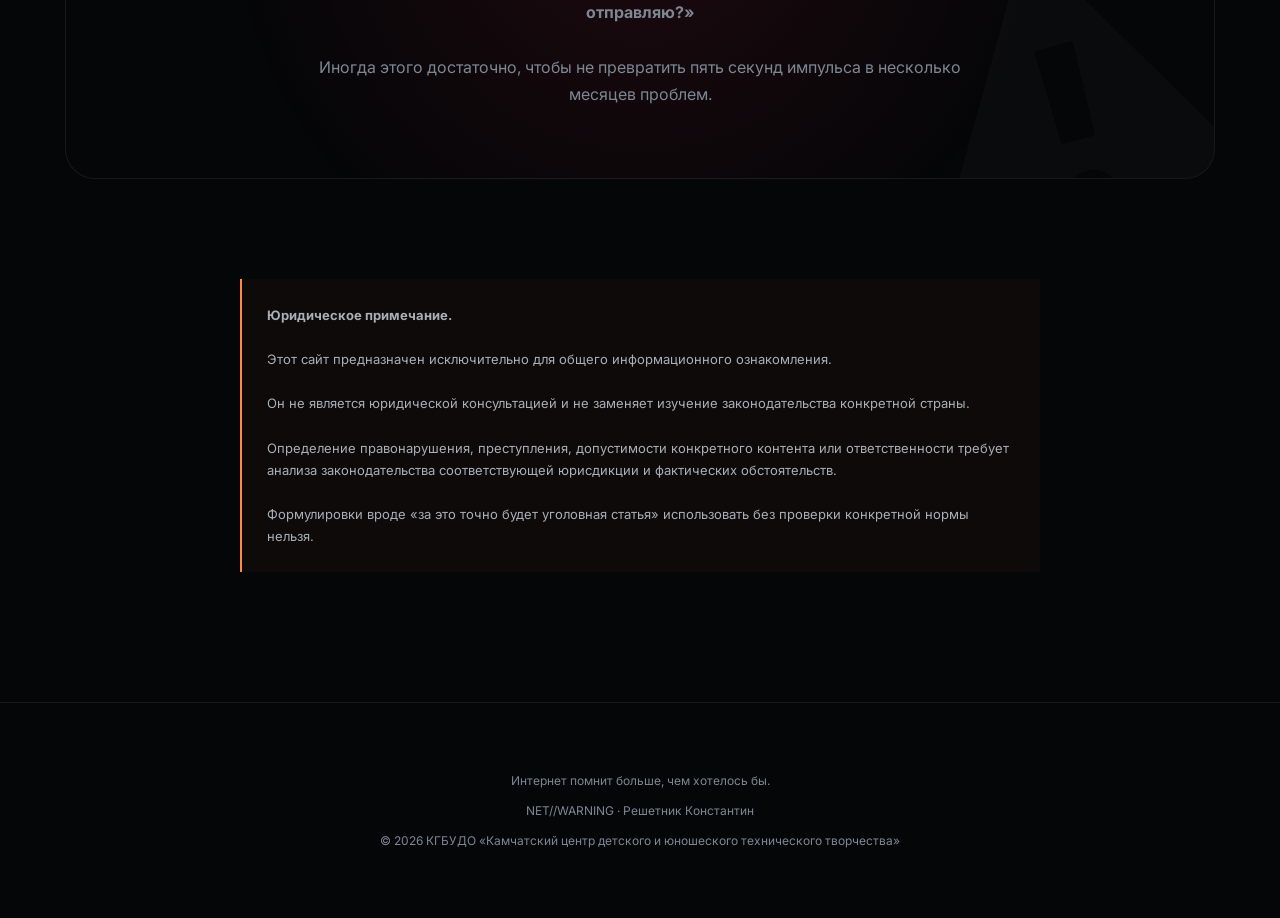
<file: Решетник Константин/index.html>
<!doctype html>
<html lang="ru">
  <head>
    <meta charset="UTF-8" />
    <meta name="viewport" content="width=device-width, initial-scale=1.0" />
    <meta
      name="description"
      content="NET//WARNING — интерактивный справочник о цифровой безопасности, незаконных действиях в интернете и возможных последствиях."
    />
    <meta name="theme-color" content="#050608" />
    <title>NET//WARNING — Интернет не забудет</title>
    <link rel="stylesheet" href="style.css" />
  </head>
  <body>
    <div class="background"></div>
    <div class="noise"></div>

    <header class="navbar">
      <div class="logo">
        <div class="logo-mark">!</div>
        <span>NET//WARNING</span>
      </div>
      <nav>
        <a href="#danger">ОПАСНОСТИ</a>
        <a href="#consequences">ПОСЛЕДСТВИЯ</a>
        <a href="#trace">ЦИФРОВОЙ СЛЕД</a>
      </nav>
    </header>

    <main>
      <section class="hero">
        <div class="hero-content">
          <div class="eyebrow">
            <span class="status-dot"></span>DIGITAL SAFETY PROTOCOL
          </div>
          <h1>ИНТЕРНЕТ<br /><span>НЕ ЗАБУДЕТ.</span></h1>
          <p class="hero-description">
            Интернет кажется местом, где можно спрятаться за никнеймом, удалить
            сообщение и закрыть вкладку. Но за каждым аккаунтом могут стоять
            реальные люди, реальные деньги, реальные устройства и реальные
            юридические последствия. Здесь разбираем, что в интернете делать
            нельзя, почему «я просто пошутил» не всегда является аргументом и
            что может произойти после одного необдуманного клика.
          </p>
        </div>
        <div class="hero-scroll">SCROLL TO ENTER</div>
      </section>

      <section>
        <div class="section-header reveal">
          <div class="section-number">00 / ПЕРЕД НАЧАЛОМ</div>
          <h2>Экран не отменяет<br />реальность.</h2>
          <p>
            Интернет не является отдельной вселенной, в которой физические
            законы исчезают, а ответственность растворяется вместе с закрытием
            браузера. Большинство действий пользователя оставляет технические
            или организационные следы. Некоторые действия нарушают правила
            платформ. Другие могут нарушать закон.
          </p>
        </div>
        <div class="fact-box reveal">
          <h2>Один клик может быть маленьким.</h2>
          <p>
            Последствия у него иногда оказываются значительно больше. Не каждое
            нарушение заканчивается судом, штрафом или уголовным делом. Но
            отсутствие немедленной реакции не означает отсутствие последствий.
          </p>
        </div>
      </section>

      <section id="danger">
        <div class="section-header reveal">
          <div class="section-number">01 / ЧТО НЕЛЬЗЯ</div>
          <h2>Интернет не является<br />зоной без правил.</h2>
          <p>
            Ниже перечислены типичные категории действий, которые могут нарушать
            закон, правила платформ или права других людей. Конкретная
            юридическая оценка всегда зависит от страны, обстоятельств, возраста
            участников, размера ущерба и других факторов.
          </p>
        </div>

        <div class="cards">
          <article class="card reveal">
            <div>
              <div class="card-icon">₿</div>
              <h3>Мошенничество</h3>
              <p>
                Получение денег или имущества путём обмана либо злоупотребления
                доверием. Сюда могут относиться фальшивые интернет-магазины,
                поддельные инвестиционные предложения, социальная инженерия и
                другие схемы, в которых жертву намеренно вводят в заблуждение.
              </p>
            </div>
            <div class="card-footer">
              <span class="danger">FINANCIAL FRAUD</span><span>01</span>
            </div>
          </article>

          <article class="card reveal">
            <div>
              <div class="card-icon">◉</div>
              <h3>Взлом аккаунтов</h3>
              <p>
                Несанкционированный доступ к чужой учётной записи, устройству
                или системе. То, что пароль оказался слабым, не превращает чужой
                аккаунт в бесхозный. Получение доступа без разрешения может
                иметь юридические последствия.
              </p>
            </div>
            <div class="card-footer">
              <span class="danger">UNAUTHORIZED ACCESS</span><span>02</span>
            </div>
          </article>

          <article class="card reveal">
            <div>
              <div class="card-icon">⬢</div>
              <h3>Персональные данные</h3>
              <p>
                Публикация или распространение чужих персональных данных без
                соответствующих оснований может нарушать права человека и
                требования законодательства. Имя, адрес, телефон, документы,
                фотографии и другие сведения могут иметь значение в зависимости
                от конкретной ситуации.
              </p>
            </div>
            <div class="card-footer">
              <span class="danger">PRIVACY</span><span>03</span>
            </div>
          </article>

          <article class="card reveal">
            <div>
              <div class="card-icon">#</div>
              <h3>Доксинг</h3>
              <p>
                Доксингом обычно называют публикацию или распространение
                идентифицирующей информации о человеке с целью причинить вред,
                запугать или привлечь к нему нежелательное внимание. Особенно
                опасно это становится, когда сведения позволяют установить место
                проживания, контакты или данные родственников.
              </p>
            </div>
            <div class="card-footer">
              <span class="danger">PERSONAL SAFETY</span><span>04</span>
            </div>
          </article>

          <article class="card reveal">
            <div>
              <div class="card-icon">⛓</div>
              <h3>Вредоносное ПО</h3>
              <p>
                Создание или распространение программ, предназначенных для кражи
                данных, уничтожения информации, блокировки устройств или
                получения контроля над чужой системой. Вредоносная программа не
                становится законной только потому, что автор назвал её
                «приколом».
              </p>
            </div>
            <div class="card-footer">
              <span class="danger">MALWARE</span><span>05</span>
            </div>
          </article>

          <article class="card reveal">
            <div>
              <div class="card-icon">⚡</div>
              <h3>DDoS и атаки</h3>
              <p>
                Намеренная перегрузка сервиса большим количеством запросов,
                нарушение его работы или вмешательство в функционирование
                информационной системы может повлечь ответственность. «Я просто
                отправил много запросов» технически звучит проще. Юридически это
                ничего не решает.
              </p>
            </div>
            <div class="card-footer">
              <span class="danger">SERVICE DISRUPTION</span><span>06</span>
            </div>
          </article>

          <article class="card reveal">
            <div>
              <div class="card-icon">⛔</div>
              <h3>Угрозы</h3>
              <p>
                Угроза, отправленная сообщением, голосовым сообщением или
                публикацией, может иметь последствия независимо от того,
                находились ли участники разговора в разных городах или странах.
                Интернет меняет способ доставки сообщения, но не отменяет его
                содержание.
              </p>
            </div>
            <div class="card-footer">
              <span class="danger">THREATS</span><span>07</span>
            </div>
          </article>

          <article class="card reveal">
            <div>
              <div class="card-icon">!</div>
              <h3>Шантаж</h3>
              <p>
                Требование денег, имущества или определённых действий под
                угрозой распространения информации, фотографий или иных
                материалов может образовывать состав правонарушения или
                преступления в зависимости от обстоятельств и законодательства.
              </p>
            </div>
            <div class="card-footer">
              <span class="danger">EXTORTION</span><span>08</span>
            </div>
          </article>

          <article class="card reveal">
            <div>
              <div class="card-icon">☠</div>
              <h3>Пиратство</h3>
              <p>
                Незаконное распространение защищённых авторским правом фильмов,
                музыки, программ, игр и другого контента может нарушать права
                правообладателей. То, что файл уже находится «в интернете», не
                означает, что он автоматически стал общественным достоянием.
              </p>
            </div>
            <div class="card-footer">
              <span class="danger">COPYRIGHT</span><span>09</span>
            </div>
          </article>
        </div>
      </section>

      <section>
        <div class="section-header reveal">
          <div class="section-number">01.5 / МИФЫ</div>
          <h2>Три фразы,<br />которые звучат подозрительно.</h2>
          <p>
            Интернет породил удивительное количество юридических мифов.
            Некоторые настолько живучи, что уже заслуживают собственного музея.
          </p>
        </div>
        <div class="cards">
          <article class="card reveal">
            <div>
              <div class="card-icon">?</div>
              <h3>«Я же анонимный»</h3>
              <p>
                Никнейм не равен анонимности. Онлайн-сервисы могут располагать
                техническими данными, связанными с аккаунтами и действиями
                пользователей. Доступ к таким сведениям регулируется
                законодательством и процедурами соответствующей юрисдикции.
              </p>
            </div>
            <div class="card-footer">
              <span class="danger">MYTH</span><span>01</span>
            </div>
          </article>
          <article class="card reveal">
            <div>
              <div class="card-icon">×</div>
              <h3>«Удалю и всё»</h3>
              <p>
                Удаление сообщения из интерфейса не гарантирует уничтожение всех
                существующих копий. Существовать могут скриншоты, цитаты,
                кэшированные страницы, резервные копии и журналы событий.
              </p>
            </div>
            <div class="card-footer">
              <span class="danger">MYTH</span><span>02</span>
            </div>
          </article>
          <article class="card reveal">
            <div>
              <div class="card-icon">≠</div>
              <h3>«Это была шутка»</h3>
              <p>
                Намерение является лишь частью обстоятельств. Значение могут
                иметь содержание, контекст, адресат, последствия и другие
                обстоятельства. Поэтому слово «шутка» само по себе не является
                универсальной защитой от ответственности.
              </p>
            </div>
            <div class="card-footer">
              <span class="danger">MYTH</span><span>03</span>
            </div>
          </article>
        </div>
      </section>

      <section id="consequences">
        <div class="section-header reveal">
          <div class="section-number">02 / ПОСЛЕДСТВИЯ</div>
          <h2>А что будет,<br />если всё-таки сделать?</h2>
          <p>
            Универсального ответа вроде «за это всегда дают X лет» не
            существует. Правовая система не работает как таблица выпадения лута.
            Последствия зависят от юрисдикции и обстоятельств конкретного дела.
          </p>
        </div>

        <div class="timeline">
          <div class="timeline-item reveal">
            <div class="timeline-dot"></div>
            <h3>01. Жалоба или обращение</h3>
            <p>
              Пострадавший человек, компания или администрация платформы могут
              зафиксировать нарушение и обратиться в соответствующие службы или
              органы.
            </p>
          </div>
          <div class="timeline-item reveal">
            <div class="timeline-dot"></div>
            <h3>02. Блокировка</h3>
            <p>
              Платформа может ограничить доступ к публикации, удалить материал,
              заблокировать аккаунт или применить другие предусмотренные
              правилами меры. Это отдельная история от государственной
              юридической ответственности.
            </p>
          </div>
          <div class="timeline-item reveal">
            <div class="timeline-dot"></div>
            <h3>03. Сбор информации</h3>
            <p>
              В зависимости от ситуации могут анализироваться сообщения,
              платежи, данные аккаунтов, журналы событий, технические данные и
              другие сведения. Доступ к информации регулируется законом и
              процедурами.
            </p>
          </div>
          <div class="timeline-item reveal">
            <div class="timeline-dot"></div>
            <h3>04. Ущерб</h3>
            <p>
              Если действия причинили человеку или организации материальный либо
              иной охраняемый законом вред, могут возникнуть требования о его
              возмещении.
            </p>
          </div>
          <div class="timeline-item reveal">
            <div class="timeline-dot"></div>
            <h3>05. Административная ответственность</h3>
            <p>
              В некоторых юрисдикциях отдельные нарушения могут образовывать
              административные правонарушения. Возможные меры зависят от
              конкретной нормы и обстоятельств.
            </p>
          </div>
          <div class="timeline-item reveal">
            <div class="timeline-dot"></div>
            <h3>06. Гражданско-правовые последствия</h3>
            <p>
              Пострадавшая сторона в определённых случаях может требовать
              компенсации, удаления информации или защиты иных нарушенных прав
              через гражданско-правовые механизмы.
            </p>
          </div>
          <div class="timeline-item reveal">
            <div class="timeline-dot"></div>
            <h3>07. Уголовная ответственность</h3>
            <p>
              Некоторые виды действий могут подпадать под уголовное
              законодательство. Но конкретная статья, наказание и условия
              ответственности зависят от страны и фактических обстоятельств.
            </p>
          </div>
        </div>
      </section>

      <section id="trace">
        <div class="section-header reveal">
          <div class="section-number">03 / DIGITAL TRACE</div>
          <h2>Ты удалил сообщение.<br />А сервер такой:</h2>
          <p>
            Представим ситуацию. Ты написал что-то сомнительное, потом передумал
            и нажал «Удалить». На экране сообщение исчезло. Но цифровая история
            может быть сложнее интерфейса.
          </p>
        </div>

        <div class="terminal reveal">
          <div class="terminal-bar">
            <div class="terminal-circle"></div>
            <div class="terminal-circle"></div>
            <div class="terminal-circle"></div>
            <div class="terminal-title">trace.log</div>
          </div>
          <div class="terminal-body">
            <div class="terminal-line">
              <span class="prompt">user@internet:~$</span>
              <span class="command">delete_message --force</span>
            </div>
            <div class="terminal-line">
              <span class="info">[INFO]</span> Message removed from public view.
            </div>
            <div class="terminal-line">
              <span class="warning">[WARNING]</span> Other copies may exist.
            </div>
            <div class="terminal-line">
              <span class="warning">[WARNING]</span> Screenshots detected.
            </div>
            <div class="terminal-line">
              <span class="warning">[WARNING]</span> Logs may contain related
              metadata.
            </div>
            <div class="terminal-line">
              <span class="info">[INFO]</span> Public content: deleted.
            </div>
            <div class="terminal-line">
              <span class="warning">[WARNING]</span> Digital history: not
              necessarily deleted.
            </div>
            <div class="terminal-line">
              <span class="prompt">user@internet:~$</span>
              <span class="command">█</span>
            </div>
          </div>
        </div>
      </section>

      <section>
        <div class="section-header reveal">
          <div class="section-number">04 / ЦИФРОВОЙ СЛЕД</div>
          <h2>Что может оставаться<br />после твоих действий?</h2>
          <p>
            Не существует одного универсального «цифрового следа». В разных
            сервисах могут существовать разные типы данных.
          </p>
        </div>

        <div class="cards">
          <article class="card reveal">
            <div>
              <div class="card-icon">IP</div>
              <h3>Сетевые данные</h3>
              <p>
                Сетевые адреса и сведения о соединении могут использоваться
                сервисами для обеспечения работы, безопасности и расследования
                инцидентов.
              </p>
            </div>
            <div class="card-footer">
              <span class="danger">NETWORK</span><span>01</span>
            </div>
          </article>
          <article class="card reveal">
            <div>
              <div class="card-icon">ID</div>
              <h3>Данные аккаунта</h3>
              <p>
                Логин, электронная почта, номер телефона, история входов и
                другие сведения могут быть связаны с учётной записью.
              </p>
            </div>
            <div class="card-footer">
              <span class="danger">ACCOUNT</span><span>02</span>
            </div>
          </article>
          <article class="card reveal">
            <div>
              <div class="card-icon">₽</div>
              <h3>Платежи</h3>
              <p>
                Покупки, переводы и другие финансовые операции могут создавать
                отдельные записи в платёжных системах и банках.
              </p>
            </div>
            <div class="card-footer">
              <span class="danger">FINANCE</span><span>03</span>
            </div>
          </article>
          <article class="card reveal">
            <div>
              <div class="card-icon">#</div>
              <h3>Публикации</h3>
              <p>
                Сообщения, комментарии, фотографии и другие материалы могут быть
                скопированы, процитированы или сохранены другими пользователями.
              </p>
            </div>
            <div class="card-footer">
              <span class="danger">CONTENT</span><span>04</span>
            </div>
          </article>
        </div>
      </section>

      <section>
        <div class="fact-box reveal">
          <h2>Онлайн-действие<br />может иметь офлайн-результат.</h2>
          <p>
            Деньги могут быть потеряны. Доступ к аккаунту может быть
            заблокирован. Человек может столкнуться с угрозами или травлей.
            Компания может понести ущерб. А в отдельных случаях вопрос может
            выйти за пределы правил сайта и перейти в правовую плоскость.
          </p>
        </div>
      </section>

      <section>
        <div class="section-header reveal">
          <div class="section-number">05 / ЧТО ДЕЛАТЬ</div>
          <h2>Если проблема уже случилась.</h2>
          <p>
            Самый полезный интернет-совет, который почему-то приходится
            повторять людям снова и снова: не усугубляй ситуацию.
          </p>
        </div>

        <div class="cards">
          <article class="card reveal">
            <div>
              <div class="card-icon">01</div>
              <h3>Не удаляй доказательства</h3>
              <p>
                Если ты стал жертвой мошенничества, угроз или взлома, сохрани
                сообщения, чеки, ссылки, уведомления и другие имеющиеся
                сведения. Не редактируй оригиналы без необходимости.
              </p>
            </div>
          </article>
          <article class="card reveal">
            <div>
              <div class="card-icon">02</div>
              <h3>Защити аккаунты</h3>
              <p>
                Используй уникальные пароли, двухфакторную аутентификацию и
                проверь активные сессии. При подозрении на компрометацию
                действуй через официальные средства восстановления.
              </p>
            </div>
          </article>
          <article class="card reveal">
            <div>
              <div class="card-icon">03</div>
              <h3>Не отвечай угрозой на угрозу</h3>
              <p>
                Ответный шантаж, взлом или попытка самостоятельно «наказать»
                человека может создать уже твою собственную проблему.
              </p>
            </div>
          </article>
          <article class="card reveal">
            <div>
              <div class="card-icon">04</div>
              <h3>Обратись в нужную инстанцию</h3>
              <p>
                Для серьёзных ситуаций существуют поддержка сервиса, банк,
                правоохранительные органы, регуляторы и юридическая помощь.
                Выбор зависит от характера проблемы и страны.
              </p>
            </div>
          </article>
        </div>
      </section>

      <section>
        <div class="fact-box reveal">
          <h2>Интернет не делает<br />последствия виртуальными.</h2>
          <p>
            Перед публикацией, переводом денег, передачей данных или попыткой
            «проверить, что будет» стоит задать себе простой вопрос:
            <br /><br />
            <strong
              >«Что произойдёт, если это увидит не только тот человек, которому
              я это отправляю?»</strong
            >
            <br /><br />
            Иногда этого достаточно, чтобы не превратить пять секунд импульса в
            несколько месяцев проблем.
          </p>
        </div>

        <div class="disclaimer reveal">
          <strong>Юридическое примечание.</strong><br /><br />
          Этот сайт предназначен исключительно для общего информационного
          ознакомления.
          <br /><br />
          Он не является юридической консультацией и не заменяет изучение
          законодательства конкретной страны.
          <br /><br />
          Определение правонарушения, преступления, допустимости конкретного
          контента или ответственности требует анализа законодательства
          соответствующей юрисдикции и фактических обстоятельств.
          <br /><br />
          Формулировки вроде «за это точно будет уголовная статья» использовать
          без проверки конкретной нормы нельзя.
        </div>
      </section>
    </main>

    <footer>
      <p>Интернет помнит больше, чем хотелось бы.</p>
      <br />
      <p>NET//WARNING · Решетник Константин</p>
      <br />
      <p>
        © 2026 КГБУДО «Камчатский центр детского и юношеского технического
        творчества»
      </p>
    </footer>

    <script src="./app.js"></script>
  </body>
</html>
</file>
<file: Безродная Дарья/styles.css>
* {
    margin: 0;
    padding: 0;
    box-sizing: border-box;
}

body {
    font-family: 'Segoe UI', Tahoma, Geneva, Verdana, sans-serif;
    line-height: 1.6;
    color: #2c3e50;
    background-color: #f4f7fa;
}

.container {
    max-width: 1350px;
    margin: 0 auto;
    padding: 0 20px;
}

.hero {
    background: linear-gradient(135deg, #1e3c72 0%, #2a5298 100%);
    color: #fff;
    padding: 80px 0;
    text-align: center;
}

.hero h1 {
    font-size: 3.5rem;
    margin-bottom: 15px;
    letter-spacing: 2px;
}

.hero .subtitle {
    font-size: 1.3rem;
    opacity: 0.9;
}

.section {
    background: #fff;
    border-radius: 12px;
    padding: 40px;
    margin: 40px 0;
    box-shadow: 0 4px 15px rgba(0, 0, 0, 0.08);
}

.section h2 {
    font-size: 2rem;
    color: #1e3c72;
    margin-bottom: 20px;
    border-bottom: 3px solid #2a5298;
    display: inline-block;
    padding-bottom: 8px;
}

.section p {
    font-size: 1.05rem;
    margin-bottom: 15px;
}

.cards {
    display: grid;
    grid-template-columns: repeat(auto-fit, minmax(280px, 1fr));
    gap: 25px;
    margin-top: 25px;
}

.card {
    background: #f9fbfd;
    border-left: 5px solid #2a5298;
    border-radius: 8px;
    padding: 25px;
    transition: transform 0.3s ease, box-shadow 0.3s ease;
}

.card:hover {
    transform: translateY(-5px);
    box-shadow: 0 8px 20px rgba(42, 82, 152, 0.2);
}

.card-icon {
    font-size: 2.5rem;
    margin-bottom: 10px;
}

.card h3 {
    font-size: 1.2rem;
    color: #1e3c72;
    margin-bottom: 10px;
}

.card p {
    font-size: 0.95rem;
    color: #555;
}

.types {
    display: grid;
    grid-template-columns: repeat(auto-fit, minmax(320px, 1fr));
    gap: 20px;
    margin-top: 25px;
}

.type-item {
    background: #f9fbfd;
    border-radius: 10px;
    padding: 22px 25px;
    border-top: 4px solid #2a5298;
    transition: transform 0.3s ease, box-shadow 0.3s ease, border-color 0.3s ease;
}

.type-item:hover {
    transform: translateY(-4px);
    box-shadow: 0 8px 20px rgba(42, 82, 152, 0.15);
    border-top-color: #e74c3c;
}

.type-header {
    display: flex;
    align-items: center;
    gap: 12px;
    margin-bottom: 10px;
}

.type-icon {
    font-size: 1.8rem;
    line-height: 1;
}

.type-header h3 {
    font-size: 1.15rem;
    color: #1e3c72;
}

.type-item p {
    font-size: 0.95rem;
    color: #555;
    margin: 0;
}

.tips {
    list-style: none;
    padding: 0;
}

.tips li {
    padding: 12px 0 12px 40px;
    position: relative;
    font-size: 1.05rem;
    border-bottom: 1px solid #eee;
}

.tips li:last-child {
    border-bottom: none;
}

.tips li::before {
    content: "✔";
    position: absolute;
    left: 0;
    top: 12px;
    color: #27ae60;
    font-weight: bold;
    font-size: 1.2rem;
}

.section-emergency {
    background: #fff5f5;
    border-left: 6px solid #e74c3c;
}

.section-emergency h2 {
    color: #c0392b;
    border-bottom-color: #e74c3c;
}

.tips-emergency li::before {
    content: "⚠";
    color: #e74c3c;
}

.email-block {
    background: #fff8e1;
    border: 2px dashed #f39c12;
    border-radius: 10px;
    padding: 25px;
    margin: 30px 0;
    position: relative;
}

.email-tag {
    position: absolute;
    top: -14px;
    left: 25px;
    padding: 4px 14px;
    border-radius: 20px;
    font-size: 0.8rem;
    font-weight: bold;
    text-transform: uppercase;
    letter-spacing: 1px;
    color: #fff;
}

.tag-danger {
    background: #e74c3c;
}

.tag-warning {
    background: #f39c12;
}

.tag-info {
    background: #3498db;
}

.email-example {
    background: #fff;
    border: 1px solid #ddd;
    border-radius: 8px;
    padding: 25px;
    margin-bottom: 20px;
    font-family: 'Courier New', monospace;
    font-size: 0.95rem;
}

.email-example p {
    margin-bottom: 10px;
}

.email-example hr {
    margin: 15px 0;
    border: none;
    border-top: 1px solid #eee;
}

.fake-link {
    color: #e74c3c;
    text-decoration: underline;
    word-break: break-all;
}

.warning {
    background
}

.footer {
    background: #1e3c72;
    color: #fff;
    text-align: center;
    padding: 30px 0;
    margin-top: 40px;
}

.footer p {
    margin-bottom: 8px;
    opacity: 0.9;
}

@media (max-width: 768px) {
    .hero h1 {
        font-size: 2.2rem;
    }

    .hero .subtitle {
        font-size: 1rem;
    }

    .section {
        padding: 25px 20px;
    }

    .section h2 {
        font-size: 1.5rem;
    }

    .email-example {
        padding: 15px;
        font-size: 0.85rem;
    }

    .email-tag {
        left: 15px;
    }

    .types {
        grid-template-columns: 1fr;
    }
}

/* =========================
   КВИЗ — НАЙДИ ФИШИНГ
   ========================= */

.section-quiz {
    background: #f8fbff;
    border-left: 6px solid #2a5298;
}

.section-quiz h2 {
    color: #1e3c72;
    border-bottom-color: #2a5298;
}

.quiz {
    display: flex;
    flex-direction: column;
    gap: 20px;
    margin-top: 30px;
}

.quiz-item {
    background: #fff;
    border: 1px solid #e1e7ef;
    border-radius: 10px;
    padding: 25px;
    box-shadow: 0 3px 10px rgba(0, 0, 0, 0.05);
    transition: box-shadow 0.3s ease, transform 0.3s ease;
}

.quiz-item:hover {
    transform: translateY(-2px);
    box-shadow: 0 6px 16px rgba(42, 82, 152, 0.12);
}

.quiz-question {
    font-size: 1.05rem;
    font-weight: 500;
    color: #2c3e50;
    margin-bottom: 20px;
}

.quiz-actions {
    display: flex;
    gap: 12px;
    flex-wrap: wrap;
}

.quiz-btn {
    border: none;
    border-radius: 8px;
    padding: 12px 20px;
    font-family: inherit;
    font-size: 0.95rem;
    font-weight: 600;
    cursor: pointer;
    transition: transform 0.2s ease, box-shadow 0.2s ease,
        background-color 0.2s ease;
}

/* Кнопка "Фишинг" */
.quiz-btn[data-answer="phish"] {
    background: #e74c3c;
    color: #fff;
}

.quiz-btn[data-answer="phish"]:hover {
    background: #c0392b;
    transform: translateY(-2px);
    box-shadow: 0 5px 12px rgba(231, 76, 60, 0.25);
}

/* Кнопка "Настоящее" */
.quiz-btn[data-answer="legit"] {
    background: #27ae60;
    color: #fff;
}

.quiz-btn[data-answer="legit"]:hover {
    background: #219150;
    transform: translateY(-2px);
    box-shadow: 0 5px 12px rgba(39, 174, 96, 0.25);
}

/* Неактивные кнопки после ответа */
.quiz-btn:disabled {
    cursor: default;
    opacity: 0.6;
    transform: none;
    box-shadow: none;
}

/* Ответ */
.quiz-feedback {
    display: none;
    margin-top: 18px;
    padding: 15px 18px;
    border-radius: 8px;
    font-size: 0.95rem;
    line-height: 1.5;
}

/* Правильный ответ */
.quiz-item.correct .quiz-feedback {
    display: block;
    background: #eaf8f0;
    border-left: 4px solid #27ae60;
    color: #1e7e45;
}

/* Неправильный ответ */
.quiz-item.incorrect .quiz-feedback {
    display: block;
    background: #fff0ef;
    border-left: 4px solid #e74c3c;
    color: #a93226;
}

/* Результат */
.quiz-result {
    margin-top: 30px;
    padding: 30px;
    text-align: center;
    background: #fff;
    border-radius: 10px;
    border: 2px solid #2a5298;
    box-shadow: 0 5px 15px rgba(42, 82, 152, 0.12);
}

.quiz-result h3 {
    color: #1e3c72;
    font-size: 1.5rem;
    margin-bottom: 10px;
}

.quiz-result p {
    margin-bottom: 10px;
}

#score {
    font-size: 1.5rem;
    font-weight: bold;
    color: #2a5298;
}

#result-message {
    font-weight: 600;
    color: #2c3e50;
}

/* Кнопка повторного прохождения */
.quiz-reset {
    margin-top: 15px;
    padding: 11px 22px;
    border: none;
    border-radius: 8px;
    background: #2a5298;
    color: #fff;
    font-family: inherit;
    font-size: 0.95rem;
    font-weight: 600;
    cursor: pointer;
    transition: background-color 0.2s ease, transform 0.2s ease;
}

.quiz-reset:hover {
    background: #1e3c72;
    transform: translateY(-2px);
}

/* Скрытый блок */
.hidden {
    display: none;
}

/* Адаптация под телефон */
@media (max-width: 768px) {
    .quiz-item {
        padding: 20px;
    }

    .quiz-question {
        font-size: 1rem;
    }

    .quiz-actions {
        flex-direction: column;
    }

    .quiz-btn {
        width: 100%;
    }

    .quiz-result {
        padding: 25px 20px;
    }
}
</file>
<file: Гольдцан Вера/style.css>
/* Современный сброс и типографика */
    * {
      margin: 0;
      padding: 0;
      box-sizing: border-box;
    }

    body {
      font-family: 'Inter', 'Segoe UI', Roboto, system-ui, -apple-system, sans-serif;
      background: linear-gradient(145deg, #f6f9fc 0%, #eef3f8 100%);
      color: #1a2639;
      line-height: 1.6;
      padding: 2rem 1rem;
      min-height: 100vh;
      display: flex;
      justify-content: center;
      align-items: flex-start;
    }

    .page {
      max-width: 820px;
      width: 100%;
      background: rgba(255, 255, 255, 0.85);
      backdrop-filter: blur(10px);
      -webkit-backdrop-filter: blur(10px);
      border-radius: 2.5rem;
      box-shadow: 0 25px 50px -12px rgba(0, 0, 0, 0.25), 0 0 0 1px rgba(255, 255, 255, 0.6) inset;
      padding: 2.5rem 2.8rem;
      transition: all 0.2s ease;
    }

    @media (max-width: 600px) {
      body { padding: 1rem 0.5rem; }
      .page { padding: 1.8rem 1.5rem; border-radius: 2rem; }
    }

    /* Заголовки */
    h1 {
      font-size: 2.2rem;
      font-weight: 700;
      letter-spacing: -0.02em;
      color: #0b1e33;
      margin-bottom: 1rem;
      line-height: 1.2;
      position: relative;
      padding-bottom: 0.5rem;
    }

    h1:first-of-type {
      margin-top: 0;
    }

    h1::after {
      content: '';
      position: absolute;
      bottom: 0;
      left: 0;
      width: 60px;
      height: 4px;
      background: linear-gradient(90deg, #2d7ee9, #7ba9f0);
      border-radius: 4px;
    }

    h2 {
      font-size: 1.6rem;
      font-weight: 600;
      letter-spacing: -0.01em;
      color: #0d2b45;
      margin: 2.2rem 0 1rem;
      padding-left: 0.75rem;
      border-left: 5px solid #2d7ee9;
      line-height: 1.3;
    }

    /* Параграфы */
    p {
      margin-bottom: 1.2rem;
      font-size: 1.05rem;
      color: #1e2e44;
    }

    /* Списки */
    ul, ol {
      margin: 0.8rem 0 1.5rem 1.8rem;
      font-size: 1.05rem;
    }

    li {
      margin-bottom: 0.5rem;
      padding-left: 0.2rem;
    }

    /* Стилизация списка внутри этапов (маленькие блоки текста внизу пунктов) */
    ol {
      list-style-type: decimal;
      font-weight: 500;
    }

    ol li {
      font-weight: 500;
      margin-bottom: 0.8rem;
    }

    /* Маленькие пояснения под пунктами – делаем их мягче */
    ol li::marker {
      color: #2d7ee9;
      font-weight: 700;
    }

    /* Выделенный параграф (важно помнить) */
    .highlight-note {
      background: #e8f0fe;
      border-left: 6px solid #2d7ee9;
      padding: 1.3rem 1.8rem;
      border-radius: 1.2rem;
      font-weight: 500;
      color: #0b2d4f;
      margin: 2rem 0;
      box-shadow: 0 8px 20px -10px rgba(45, 126, 233, 0.3);
      font-size: 1.08rem;
      border: 1px solid rgba(45, 126, 233, 0.2);
    }

    /* Дополнительные стили для нумерованного списка внутри параграфа (этапы) */
    .steps-list {
      list-style: none;
      counter-reset: step-counter;
      margin-left: 0;
      padding-left: 0;
    }

    .steps-list li {
      counter-increment: step-counter;
      margin-bottom: 1.5rem;
      padding-left: 3.2rem;
      position: relative;
      font-weight: 600;
      color: #0b1e33;
    }

    .steps-list li::before {
      content: counter(step-counter);
      position: absolute;
      left: 0;
      top: 0;
      background: linear-gradient(135deg, #2d7ee9, #5a9cf0);
      color: white;
      font-weight: 700;
      font-size: 0.95rem;
      width: 2rem;
      height: 2rem;
      border-radius: 50%;
      display: flex;
      align-items: center;
      justify-content: center;
      box-shadow: 0 6px 12px -4px rgba(45, 126, 233, 0.4);
    }

    .steps-list li span {
      display: block;
      font-weight: 400;
      color: #2e405b;
      margin-top: 0.25rem;
      font-size: 0.98rem;
      padding-left: 0.2rem;
    }

    /* Блок с признаками фишингового сайта — обычный ol, но сделаем его аккуратным */
    .signs-list {
      list-style: none;
      counter-reset: sign-counter;
      margin-left: 0;
      padding-left: 0;
    }

    .signs-list li {
      counter-increment: sign-counter;
      margin-bottom: 1rem;
      padding-left: 2.8rem;
      position: relative;
      font-weight: 500;
    }

    .signs-list li::before {
      content: counter(sign-counter);
      position: absolute;
      left: 0;
      top: 0.1rem;
      background: #d9e6ff;
      color: #1e4e8b;
      font-weight: 700;
      font-size: 0.9rem;
      width: 1.9rem;
      height: 1.9rem;
      border-radius: 50%;
      display: flex;
      align-items: center;
      justify-content: center;
      border: 1px solid #b8d0f0;
    }

    /* Список защиты (советы) — сделаем карточками */
    .protection-list {
      list-style: none;
      margin-left: 0;
      padding-left: 0;
      display: flex;
      flex-wrap: wrap;
      gap: 0.8rem;
      margin-top: 1rem;
    }

    .protection-list li {
      background: white;
      border-radius: 3rem;
      padding: 0.7rem 1.5rem;
      font-weight: 500;
      color: #0b1e33;
      box-shadow: 0 4px 10px -4px rgba(0, 0, 0, 0.08);
      border: 1px solid rgba(45, 126, 233, 0.2);
      transition: all 0.15s ease;
      font-size: 1rem;
      flex: 0 1 auto;
      margin-bottom: 0;
      display: inline-flex;
      align-items: center;
    }

    .protection-list li:hover {
      background: #eef4ff;
      border-color: #2d7ee9;
      transform: translateY(-2px);
      box-shadow: 0 8px 18px -8px rgba(45, 126, 233, 0.35);
    }

    /* Дополнительные акценты */
    .accent-text {
      font-weight: 600;
      color: #0b2d4f;
    }

    /* Разделители и отступы для читаемости */
    .section-spacer {
      margin-top: 2rem;
    }

    /* Мелкие правки для списка внутри абзаца (ol в конце блока этапов) */
    .inline-steps {
      margin: 1rem 0 1.5rem 1.8rem;
    }

    .inline-steps li {
      font-weight: 500;
    }

    /* Убираем лишние маркеры у вложенных списков */
    ul ul, ol ol, ul ol, ol ul {
      margin-top: 0.3rem;
      margin-bottom: 0.3rem;
    }

    /* Стили для маленьких блоков текста внутри пунктов списка (из описания) */
    .step-desc {
      display: block;
      font-weight: 400;
      color: #3a4e6b;
      margin-top: 0.2rem;
      font-size: 0.98rem;
      padding-left: 0.2rem;
    }

    /* Выравнивание для фишингового сайта (текст без списка) */
    .phishing-site-text {
      background: #f9fcff;
      border-radius: 1.2rem;
      padding: 1.5rem 1.8rem;
      margin: 1.8rem 0;
      border: 1px solid #dae7f5;
      font-size: 1.03rem;
      box-shadow: 0 6px 14px -8px rgba(0, 0, 0, 0.05);
    }

    footer {
      max-width: 820px;
      width: 100%;
      margin-top: 1.5rem;
      padding: 1.6rem 2.5rem;
      background: rgba(255, 255, 255, 0.6);
      backdrop-filter: blur(10px);
      -webkit-backdrop-filter: blur(10px);
      border-radius: 2rem;
      box-shadow: 0 12px 30px -12px rgba(0, 0, 0, 0.12), 0 0 0 1px rgba(255, 255, 255, 0.6) inset;
      display: flex;
      flex-wrap: wrap;
      justify-content: space-between;
      align-items: center;
      gap: 1rem;
      font-size: 0.98rem;
      color: #2e405b;
    }

    footer .footer-info {
      display: flex;
      flex-direction: column;
      gap: 0.25rem;
    }

    footer .footer-label {
      font-size: 0.75rem;
      text-transform: uppercase;
      letter-spacing: 0.08em;
      color: #2d7ee9;
      font-weight: 600;
    }

    footer .footer-value {
      font-weight: 600;
      color: #0b1e33;
      font-size: 1.05rem;
    }

    footer .footer-divider {
      width: 1px;
      height: 2.5rem;
      background: rgba(45, 126, 233, 0.25);
      border-radius: 2px;
    }

    @media (max-width: 600px) {
      footer {
        padding: 1.3rem 1.5rem;
        flex-direction: column;
        align-items: flex-start;
        gap: 0.9rem;
        border-radius: 1.6rem;
      }
      footer .footer-divider {
        display: none;
      }
    }
</file>
<file: Горный Артём/style.css>
/* ===== БАЗА ===== */
* {
    margin: 0;
    padding: 0;
    box-sizing: border-box;
}

/* ===== СВЕТЛАЯ ТЕМА (по умолчанию) ===== */
:root {
    --primary: #2563eb;
    --primary-dark: #1d4ed8;
    --accent: #f97316;
    --danger: #ef4444;
    --success: #22c55e;
    --bg: #f8fafc;
    --bg-alt: #eef2f7;
    --card: #ffffff;
    --card-alt: #f8fafc;
    --text: #0f172a;
    --text-muted: #64748b;
    --border: #e2e8f0;
    --header-bg: rgba(255, 255, 255, 0.85);
    --hero-gradient: linear-gradient(135deg, #f0f9ff 0%, #eef2ff 100%);
    --shadow: 0 4px 20px rgba(15, 23, 42, 0.06);
    --shadow-lg: 0 10px 40px rgba(15, 23, 42, 0.12);
    --footer-bg: #0f172a;
    --footer-text: #cbd5e1;
    --footer-muted: #64748b;
    --radius: 16px;
    --transition-theme: background-color 0.35s, color 0.35s, border-color 0.35s;
}

/* ===== ТЁМНАЯ ТЕМА ===== */
[data-theme="dark"] {
    --primary: #3b82f6;
    --primary-dark: #2563eb;
    --accent: #fb923c;
    --danger: #f87171;
    --success: #4ade80;
    --bg: #0b1220;
    --bg-alt: #0f172a;
    --card: #111c33;
    --card-alt: #0f172a;
    --text: #e2e8f0;
    --text-muted: #94a3b8;
    --border: #1e293b;
    --header-bg: rgba(11, 18, 32, 0.85);
    --hero-gradient: linear-gradient(135deg, #0b1220 0%, #111c33 100%);
    --shadow: 0 4px 20px rgba(0, 0, 0, 0.4);
    --shadow-lg: 0 10px 40px rgba(0, 0, 0, 0.55);
    --footer-bg: #050810;
    --footer-text: #94a3b8;
    --footer-muted: #475569;
}

html { scroll-behavior: smooth; }

body {
    font-family: 'Inter', -apple-system, BlinkMacSystemFont, 'Segoe UI', Roboto, sans-serif;
    color: var(--text);
    background: var(--bg);
    line-height: 1.6;
    -webkit-font-smoothing: antialiased;
    transition: background-color 0.35s, color 0.35s;
}

.container {
    max-width: 1180px;
    margin: 0 auto;
    padding: 0 24px;
}

.accent { color: var(--primary); }

/* ===== ШАПКА ===== */
.header {
    position: sticky;
    top: 0;
    background: var(--header-bg);
    backdrop-filter: blur(12px);
    border-bottom: 1px solid var(--border);
    z-index: 100;
    transition: var(--transition-theme);
}

.header__inner {
    display: flex;
    align-items: center;
    justify-content: space-between;
    height: 70px;
    gap: 16px;
}

.header__actions {
    display: flex;
    align-items: center;
    gap: 8px;
}

.logo {
    display: flex;
    align-items: center;
    gap: 10px;
    font-weight: 700;
    font-size: 18px;
    color: var(--text);
    text-decoration: none;
    transition: color 0.3s;
}

.logo svg { color: var(--primary); }

.nav {
    display: flex;
    gap: 28px;
    margin-left: auto;
    margin-right: 20px;
}

.nav__link {
    color: var(--text-muted);
    text-decoration: none;
    font-weight: 500;
    font-size: 15px;
    transition: color 0.2s;
    position: relative;
}

.nav__link:hover { color: var(--primary); }

.nav__link::after {
    content: '';
    position: absolute;
    bottom: -4px;
    left: 0;
    width: 0;
    height: 2px;
    background: var(--primary);
    transition: width 0.3s;
}

.nav__link:hover::after { width: 100%; }

/* ===== ПЕРЕКЛЮЧАТЕЛЬ ТЕМЫ ===== */
.theme-toggle {
    position: relative;
    width: 44px;
    height: 44px;
    border-radius: 12px;
    border: 1px solid var(--border);
    background: var(--card);
    color: var(--text);
    cursor: pointer;
    display: flex;
    align-items: center;
    justify-content: center;
    transition: all 0.3s;
    flex-shrink: 0;
}

.theme-toggle:hover {
    border-color: var(--primary);
    color: var(--primary);
    transform: rotate(-8deg);
}

.theme-toggle__icon {
    position: absolute;
    width: 20px;
    height: 20px;
    transition: opacity 0.3s, transform 0.4s;
}

.theme-toggle__icon--sun { opacity: 1; transform: rotate(0deg); }
.theme-toggle__icon--moon { opacity: 0; transform: rotate(-90deg); }

[data-theme="dark"] .theme-toggle__icon--sun { opacity: 0; transform: rotate(90deg); }
[data-theme="dark"] .theme-toggle__icon--moon { opacity: 1; transform: rotate(0deg); }

/* ===== БУРГЕР ===== */
.burger {
    display: none;
    flex-direction: column;
    gap: 5px;
    background: none;
    border: none;
    cursor: pointer;
    padding: 8px;
}

.burger span {
    width: 24px;
    height: 2px;
    background: var(--text);
    transition: 0.3s;
}

/* ===== ГЕРОЙ ===== */
.hero {
    padding: 80px 0 100px;
    background: var(--hero-gradient);
    overflow: hidden;
    transition: background 0.35s;
}

.hero__inner {
    display: grid;
    grid-template-columns: 1.1fr 0.9fr;
    gap: 60px;
    align-items: center;
}

.hero__title {
    font-size: 48px;
    line-height: 1.15;
    font-weight: 800;
    margin-bottom: 24px;
    letter-spacing: -0.02em;
}

.hero__subtitle {
    font-size: 17px;
    color: var(--text-muted);
    margin-bottom: 16px;
}

.hero__buttons {
    display: flex;
    gap: 16px;
    margin-top: 32px;
    flex-wrap: wrap;
}

.hero__image svg {
    width: 100%;
    height: auto;
    animation: float 4s ease-in-out infinite;
    color: var(--text);
}

/* В тёмной теме антенны роутера светлее */
[data-theme="dark"] .hero-svg-line { stroke: #475569; }

@keyframes float {
    0%, 100% { transform: translateY(0); }
    50% { transform: translateY(-12px); }
}

/* ===== КНОПКИ ===== */
.btn {
    display: inline-flex;
    align-items: center;
    justify-content: center;
    padding: 14px 28px;
    border-radius: 12px;
    font-weight: 600;
    font-size: 15px;
    text-decoration: none;
    cursor: pointer;
    border: none;
    transition: all 0.2s;
    font-family: inherit;
}

.btn--primary {
    background: var(--primary);
    color: #fff;
    box-shadow: 0 4px 14px rgba(37, 99, 235, 0.3);
}

.btn--primary:hover {
    background: var(--primary-dark);
    transform: translateY(-2px);
    box-shadow: 0 8px 20px rgba(37, 99, 235, 0.4);
}

.btn--primary:disabled {
    background: var(--border);
    color: var(--text-muted);
    cursor: not-allowed;
    transform: none;
    box-shadow: none;
}

.btn--ghost {
    background: transparent;
    color: var(--text);
    border: 2px solid var(--border);
}

.btn--ghost:hover {
    border-color: var(--primary);
    color: var(--primary);
}

/* ===== СЕКЦИИ ===== */
.section {
    padding: 90px 0;
    transition: background-color 0.35s;
}

.section--alt {
    background: var(--bg-alt);
}

.section__title {
    font-size: 36px;
    font-weight: 800;
    text-align: center;
    margin-bottom: 12px;
    letter-spacing: -0.02em;
}

.section__subtitle {
    text-align: center;
    color: var(--text-muted);
    margin-bottom: 56px;
    font-size: 17px;
}

/* ===== КАРТОЧКИ МИФОВ ===== */
.myths-grid {
    display: grid;
    grid-template-columns: repeat(auto-fit, minmax(340px, 1fr));
    gap: 24px;
}

.myth-card {
    background: var(--card);
    border-radius: var(--radius);
    padding: 28px;
    box-shadow: var(--shadow);
    cursor: pointer;
    transition: all 0.3s, background-color 0.35s;
    border: 2px solid transparent;
    position: relative;
    overflow: hidden;
    color: var(--text);
}

.myth-card:hover {
    transform: translateY(-4px);
    box-shadow: var(--shadow-lg);
}

.myth-card__badge {
    display: inline-flex;
    align-items: center;
    gap: 6px;
    font-size: 12px;
    font-weight: 700;
    text-transform: uppercase;
    letter-spacing: 0.05em;
    padding: 6px 12px;
    border-radius: 20px;
    margin-bottom: 16px;
}

.myth-card__badge--myth {
    background: rgba(239, 68, 68, 0.12);
    color: var(--danger);
}

.myth-card__badge--truth {
    background: rgba(34, 197, 94, 0.12);
    color: var(--success);
}

.myth-card__title {
    font-size: 19px;
    font-weight: 700;
    margin-bottom: 12px;
    line-height: 1.4;
}

.myth-card__text {
    color: var(--text-muted);
    font-size: 15px;
}

.myth-card__hint {
    margin-top: 16px;
    font-size: 13px;
    color: var(--primary);
    font-weight: 600;
    display: flex;
    align-items: center;
    gap: 6px;
}

.myth-card.flipped {
    border-color: var(--success);
}

/* В светлой теме — мягкий зелёный фон, в тёмной — тёмно-зелёный оттенок */
.myth-card.flipped {
    background: linear-gradient(135deg, rgba(34, 197, 94, 0.06) 0%, var(--card) 100%);
}

.myth-card.flipped .myth-card__hint {
    color: var(--success);
}

/* ===== ТАБЫ (СОВЕТЫ) ===== */
.tabs {
    display: flex;
    justify-content: center;
    gap: 12px;
    margin-bottom: 40px;
    flex-wrap: wrap;
}

.tab {
    padding: 12px 24px;
    border-radius: 12px;
    border: 2px solid var(--border);
    background: var(--card);
    font-weight: 600;
    font-size: 15px;
    color: var(--text-muted);
    cursor: pointer;
    transition: all 0.2s, background-color 0.35s;
    font-family: inherit;
}

.tab:hover {
    border-color: var(--primary);
    color: var(--primary);
}

.tab.active {
    background: var(--primary);
    color: #fff;
    border-color: var(--primary);
}

.tab-content {
    display: none;
    max-width: 720px;
    margin: 0 auto;
    background: var(--card);
    border-radius: var(--radius);
    padding: 36px;
    box-shadow: var(--shadow);
    transition: background-color 0.35s;
}

.tab-content.active {
    display: block;
    animation: fadeIn 0.3s;
}

@keyframes fadeIn {
    from { opacity: 0; transform: translateY(10px); }
    to { opacity: 1; transform: translateY(0); }
}

.advice-list {
    list-style: none;
}

.advice-list li {
    padding: 14px 0 14px 40px;
    border-bottom: 1px solid var(--border);
    position: relative;
    font-size: 16px;
}

.advice-list li:last-child { border-bottom: none; }

.advice-list li::before {
    content: '✓';
    position: absolute;
    left: 0;
    top: 14px;
    width: 24px;
    height: 24px;
    background: rgba(34, 197, 94, 0.15);
    color: var(--success);
    border-radius: 50%;
    display: flex;
    align-items: center;
    justify-content: center;
    font-weight: 700;
    font-size: 14px;
}

/* ===== ТЕСТ ===== */
.quiz {
    max-width: 680px;
    margin: 0 auto;
    background: var(--card);
    border-radius: var(--radius);
    padding: 40px;
    box-shadow: var(--shadow);
    transition: background-color 0.35s;
}

.quiz__progress {
    height: 6px;
    background: var(--border);
    border-radius: 3px;
    overflow: hidden;
    margin-bottom: 20px;
}

.quiz__progress-bar {
    height: 100%;
    width: 0;
    background: var(--primary);
    transition: width 0.4s;
    border-radius: 3px;
}

.quiz__counter {
    font-size: 13px;
    color: var(--text-muted);
    font-weight: 600;
    text-transform: uppercase;
    letter-spacing: 0.05em;
    margin-bottom: 12px;
}

.quiz__question {
    font-size: 22px;
    font-weight: 700;
    margin-bottom: 28px;
    line-height: 1.4;
}

.quiz__answers {
    display: flex;
    flex-direction: column;
    gap: 12px;
    margin-bottom: 28px;
}

.answer {
    padding: 16px 20px;
    border: 2px solid var(--border);
    border-radius: 12px;
    background: var(--card);
    text-align: left;
    font-size: 16px;
    font-family: inherit;
    cursor: pointer;
    transition: all 0.2s, background-color 0.35s;
    color: var(--text);
}

.answer:hover:not(:disabled) {
    border-color: var(--primary);
    background: rgba(37, 99, 235, 0.06);
}

.answer.correct {
    border-color: var(--success);
    background: rgba(34, 197, 94, 0.14);
    color: var(--success);
    font-weight: 600;
}

.answer.wrong {
    border-color: var(--danger);
    background: rgba(239, 68, 68, 0.14);
    color: var(--danger);
    font-weight: 600;
}

.answer:disabled { cursor: default; }

.quiz__next {
    width: 100%;
}

.quiz-result {
    max-width: 680px;
    margin: 0 auto;
    background: var(--card);
    border-radius: var(--radius);
    padding: 50px 40px;
    box-shadow: var(--shadow);
    text-align: center;
    transition: background-color 0.35s;
}

.quiz-result h3 {
    font-size: 24px;
    margin-bottom: 20px;
}

.quiz-result__score {
    font-size: 64px;
    font-weight: 800;
    color: var(--primary);
    line-height: 1;
    margin-bottom: 16px;
}

.quiz-result__text {
    color: var(--text-muted);
    font-size: 17px;
    margin-bottom: 32px;
    max-width: 480px;
    margin-left: auto;
    margin-right: auto;
}

/* ===== РЕСУРСЫ ===== */
.resources-grid {
    display: grid;
    grid-template-columns: repeat(auto-fit, minmax(240px, 1fr));
    gap: 24px;
}

.resource-card {
    background: var(--card);
    border-radius: var(--radius);
    padding: 32px 24px;
    text-decoration: none;
    color: var(--text);
    box-shadow: var(--shadow);
    transition: all 0.3s, background-color 0.35s;
    text-align: center;
}

.resource-card:hover {
    transform: translateY(-4px);
    box-shadow: var(--shadow-lg);
}

.resource-card__icon {
    font-size: 40px;
    margin-bottom: 16px;
}

.resource-card h4 {
    font-size: 18px;
    margin-bottom: 8px;
}

.resource-card p {
    color: var(--text-muted);
    font-size: 14px;
}

/* ===== ПОДВАЛ ===== */
.footer {
    background: var(--footer-bg);
    color: var(--footer-text);
    padding: 40px 0;
    text-align: center;
    transition: background-color 0.35s;
}

.footer__inner p { font-size: 14px; }

.footer__small {
    color: var(--footer-muted);
    font-size: 12px !important;
    margin-top: 8px;
}

/* ===== АДАПТИВ ===== */
@media (max-width: 900px) {
    .hero__inner {
        grid-template-columns: 1fr;
        text-align: center;
        gap: 40px;
    }

    .hero__title { font-size: 36px; }
    .hero__buttons { justify-content: center; }
    .hero__image { max-width: 320px; margin: 0 auto; }

    .section__title { font-size: 28px; }
    .section { padding: 60px 0; }
    .hero { padding: 50px 0 70px; }
}

@media (max-width: 700px) {
    .nav {
        position: fixed;
        top: 70px;
        left: 0;
        right: 0;
        background: var(--card);
        flex-direction: column;
        padding: 24px;
        gap: 20px;
        border-bottom: 1px solid var(--border);
        transform: translateY(-120%);
        transition: transform 0.3s, background-color 0.35s;
        box-shadow: var(--shadow);
        margin: 0;
    }

    .nav.open { transform: translateY(0); }

    .burger { display: flex; }

    .myths-grid { grid-template-columns: 1fr; }

    .tab-content, .quiz, .quiz-result { padding: 24px; }

    .hero__title { font-size: 30px; }

    .quiz-result__score { font-size: 48px; }
}
</file>
<file: Давыдов Марк/style.css>
/* ===== Базовая сброска ===== */
* {
    margin: 0;
    padding: 0;
    box-sizing: border-box;
}

:root {
    --blue-deep: #0b4f8a;
    --blue: #1e73be;
    --blue-light: #e8f2fb;
    --blue-soft: #f4f9fe;
    --blue-border: #cfe3f5;
    --text: #22303c;
    --text-muted: #55636f;
    --white: #ffffff;
    --shadow: 0 6px 20px rgba(30, 115, 190, 0.08);
}

html {
    scroll-behavior: smooth;
}

body {
    font-family: "Segoe UI", "Roboto", "Helvetica Neue", Arial, sans-serif;
    color: var(--text);
    background-color: var(--white);
    line-height: 1.65;
    font-size: 16px;
    -webkit-font-smoothing: antialiased;
}

/* ===== Контейнер ===== */
.container {
    width: 100%;
    max-width: 960px;
    margin: 0 auto;
    padding: 0 20px;
}

/* ===== Шапка ===== */
.hero {
    background: linear-gradient(180deg, var(--blue-soft) 0%, var(--white) 100%);
    border-bottom: 1px solid var(--blue-border);
    padding: 56px 0 40px;
}

.badge {
    display: inline-block;
    background: var(--blue-light);
    color: var(--blue-deep);
    font-size: 0.8rem;
    font-weight: 600;
    letter-spacing: 0.4px;
    text-transform: uppercase;
    padding: 6px 14px;
    border-radius: 20px;
    margin-bottom: 18px;
    border: 1px solid var(--blue-border);
}

.hero h1 {
    font-size: 2rem;
    line-height: 1.25;
    color: var(--blue-deep);
    margin-bottom: 20px;
    font-weight: 700;
}

.lead {
    color: var(--text-muted);
    font-size: 1.05rem;
    margin-bottom: 14px;
}

.lead strong {
    color: var(--blue);
}

/* ===== Карточки-секции ===== */
main.container {
    padding-top: 32px;
    padding-bottom: 32px;
}

.card {
    background: var(--white);
    border: 1px solid var(--blue-border);
    border-radius: 14px;
    padding: 28px;
    margin-bottom: 26px;
    box-shadow: var(--shadow);
}

.card h2 {
    font-size: 1.45rem;
    color: var(--blue-deep);
    margin-bottom: 16px;
    padding-bottom: 10px;
    border-bottom: 2px solid var(--blue-light);
    font-weight: 700;
}

.card h3 {
    font-size: 1.15rem;
    color: var(--blue);
    margin-bottom: 10px;
    margin-top: 18px;
    font-weight: 600;
}

.card h3.mt {
    margin-top: 24px;
}

.card p {
    margin-bottom: 12px;
    color: var(--text);
}

.card ul,
.card ol {
    margin: 12px 0 16px 22px;
}

.card li {
    margin-bottom: 8px;
}

.card strong {
    color: var(--blue-deep);
}

/* ===== Сетка подкарточек ===== */
.grid {
    display: grid;
    grid-template-columns: 1fr 1fr;
    gap: 18px;
    margin-top: 8px;
}

.subcard {
    background: var(--blue-soft);
    border: 1px solid var(--blue-border);
    border-radius: 12px;
    padding: 20px;
}

.subcard h3 {
    margin-top: 0;
}

.subcard p:last-child {
    margin-bottom: 0;
}

/* ===== Список технологий ===== */
.tech-list li {
    margin-bottom: 12px;
}

/* ===== Заметка ===== */
.note {
    background: var(--blue-light);
    border-left: 4px solid var(--blue);
    padding: 14px 18px;
    border-radius: 8px;
    color: var(--text);
    margin-top: 16px;
}

/* ===== Шаги ===== */
.steps {
    counter-reset: step;
    list-style: none;
    margin-left: 0;
}

.steps li {
    position: relative;
    padding: 14px 16px 14px 58px;
    background: var(--blue-soft);
    border: 1px solid var(--blue-border);
    border-radius: 10px;
    margin-bottom: 12px;
}

.steps li::before {
    counter-increment: step;
    content: counter(step);
    position: absolute;
    left: 14px;
    top: 50%;
    transform: translateY(-50%);
    width: 30px;
    height: 30px;
    background: var(--blue);
    color: var(--white);
    border-radius: 50%;
    display: flex;
    align-items: center;
    justify-content: center;
    font-weight: 700;
    font-size: 0.95rem;
}

/* ===== FAQ ===== */
.faq {
    background: var(--blue-soft);
    border: 1px solid var(--blue-border);
    border-radius: 10px;
    padding: 14px 18px;
    margin-bottom: 12px;
    transition: background 0.2s ease;
}

.faq[open] {
    background: var(--blue-light);
}

.faq summary {
    cursor: pointer;
    font-weight: 600;
    color: var(--blue-deep);
    list-style: none;
    position: relative;
    padding-right: 28px;
}

.faq summary::-webkit-details-marker {
    display: none;
}

.faq summary::after {
    content: "+";
    position: absolute;
    right: 0;
    top: 0;
    font-size: 1.3rem;
    line-height: 1;
    color: var(--blue);
    transition: transform 0.2s ease;
}

.faq[open] summary::after {
    content: "−";
}

.faq p {
    margin-top: 10px;
    color: var(--text-muted);
}

/* ===== Итоги ===== */
.conclusion {
    background: var(--blue-light);
    border-color: var(--blue);
}

.conclusion h2 {
    border-bottom-color: var(--blue);
}

/* ===== Футер ===== */
.footer {
    background: var(--blue-soft);
    border-top: 1px solid var(--blue-border);
    padding: 22px 0;
    text-align: center;
}

.footer p {
    color: var(--text-muted);
    font-size: 0.9rem;
}

/* ===== Адаптивность ===== */

/* Планшеты */
@media (max-width: 820px) {
    .hero {
        padding: 44px 0 32px;
    }

    .hero h1 {
        font-size: 1.7rem;
    }

    .card {
        padding: 24px;
    }
}

/* Мобильные */
@media (max-width: 640px) {
    body {
        font-size: 15px;
    }

    .container {
        padding: 0 16px;
    }

    .hero {
        padding: 34px 0 26px;
    }

    .hero h1 {
        font-size: 1.4rem;
    }

    .lead {
        font-size: 1rem;
    }

    .card {
        padding: 20px 18px;
        border-radius: 12px;
        margin-bottom: 20px;
    }

    .card h2 {
        font-size: 1.2rem;
    }

    .card h3 {
        font-size: 1.05rem;
    }

    .grid {
        grid-template-columns: 1fr;
    }

    .steps li {
        padding: 12px 14px 12px 52px;
    }

    .steps li::before {
        left: 12px;
        width: 26px;
        height: 26px;
        font-size: 0.85rem;
    }
}

/* Очень узкие экраны */
@media (max-width: 380px) {
    .hero h1 {
        font-size: 1.25rem;
    }

    .card h2 {
        font-size: 1.1rem;
    }

    .badge {
        font-size: 0.7rem;
        padding: 5px 10px;
    }
}
</file>
<file: Пущин Степан/style.css>
/* ========== БАЗА ========== */
*,
*::before,
*::after {
    margin: 0;
    padding: 0;
    box-sizing: border-box;
}

:root {
    --bg: #07090c;
    --bg-alt: #0d1117;
    --card: #131a23;
    --card-hover: #1a2330;
    --border: #1f2937;
    --accent: #00e0a4;
    --accent-dim: rgba(0, 224, 164, 0.15);
    --danger: #ff4d6d;
    --warning: #ffb02e;
    --text: #e6edf3;
    --text-dim: #8b949e;
    --radius: 14px;
    --radius-sm: 10px;
    --transition: 0.25s ease;
}

html {
    scroll-behavior: smooth;
    scroll-padding-top: 80px;
}

body {
    font-family: 'Segoe UI', system-ui, -apple-system, Roboto, sans-serif;
    background-color: var(--bg);
    color: var(--text);
    line-height: 1.65;
    -webkit-font-smoothing: antialiased;
    overflow-x: hidden;
}

a {
    color: inherit;
    text-decoration: none;
}

ul {
    list-style: none;
}

.container {
    width: 100%;
    max-width: 1140px;
    margin: 0 auto;
    padding: 0 20px;
}

/* ========== КНОПКИ ========== */
.btn {
    display: inline-block;
    padding: 14px 30px;
    border-radius: 50px;
    font-weight: 600;
    font-size: 1rem;
    border: 2px solid transparent;
    cursor: pointer;
    transition: var(--transition);
    text-align: center;
    font-family: inherit;
}

.btn--primary {
    background: var(--accent);
    color: #04120d;
    box-shadow: 0 8px 24px var(--accent-dim);
}

.btn--primary:hover {
    transform: translateY(-2px);
    box-shadow: 0 12px 32px rgba(0, 224, 164, 0.3);
}

.btn--ghost {
    background: transparent;
    border-color: var(--border);
    color: var(--text);
}

.btn--ghost:hover {
    border-color: var(--accent);
    color: var(--accent);
}

.btn--full {
    width: 100%;
    margin-top: 1rem;
}

/* ========== ШАПКА ========== */
.header {
    position: sticky;
    top: 0;
    z-index: 100;
    background: rgba(7, 9, 12, 0.85);
    backdrop-filter: blur(14px);
    -webkit-backdrop-filter: blur(14px);
    border-bottom: 1px solid var(--border);
}

.header__container {
    display: flex;
    align-items: center;
    justify-content: space-between;
    height: 70px;
}

.logo {
    display: flex;
    align-items: center;
    gap: 8px;
    font-weight: 700;
    font-size: 1.15rem;
    letter-spacing: 0.3px;
}

.logo__icon {
    font-size: 1.3rem;
}

.logo__accent {
    color: var(--accent);
}

.nav__list {
    display: flex;
    gap: 1.8rem;
}

.nav__link {
    font-size: 0.95rem;
    color: var(--text-dim);
    transition: var(--transition);
    position: relative;
}

.nav__link::after {
    content: '';
    position: absolute;
    left: 0;
    bottom: -5px;
    width: 0;
    height: 2px;
    background: var(--accent);
    transition: var(--transition);
    border-radius: 2px;
}

.nav__link:hover {
    color: var(--text);
}

.nav__link:hover::after {
    width: 100%;
}

/* ========== HERO ========== */
.hero {
    padding: 90px 0 80px;
    background:
        radial-gradient(circle at 15% 25%, rgba(0, 224, 164, 0.08), transparent 50%),
        radial-gradient(circle at 85% 75%, rgba(255, 77, 109, 0.06), transparent 50%);
}

.hero__container {
    display: flex;
    align-items: center;
    gap: 4rem;
    flex-wrap: wrap;
}

.hero__content {
    flex: 1 1 460px;
}

.hero__badge {
    display: inline-block;
    padding: 6px 16px;
    background: var(--accent-dim);
    color: var(--accent);
    border-radius: 50px;
    font-size: 0.85rem;
    font-weight: 600;
    margin-bottom: 1.4rem;
    border: 1px solid rgba(0, 224, 164, 0.25);
}

.hero__title {
    font-size: clamp(2.1rem, 5vw, 3.3rem);
    line-height: 1.15;
    font-weight: 800;
    letter-spacing: -1px;
    margin-bottom: 1.4rem;
}

.highlight {
    background: linear-gradient(135deg, var(--accent), #6ee7ff);
    -webkit-background-clip: text;
    background-clip: text;
    -webkit-text-fill-color: transparent;
}

.hero__text {
    font-size: 1.1rem;
    color: var(--text-dim);
    margin-bottom: 2rem;
    max-width: 540px;
}

.hero__actions {
    display: flex;
    gap: 1rem;
    flex-wrap: wrap;
    margin-bottom: 2.5rem;
}

.hero__stats {
    display: flex;
    gap: 2.5rem;
    flex-wrap: wrap;
}

.stat {
    display: flex;
    flex-direction: column;
}

.stat__number {
    font-size: 1.8rem;
    font-weight: 800;
    color: var(--accent);
    line-height: 1.2;
}

.stat__label {
    font-size: 0.85rem;
    color: var(--text-dim);
    max-width: 180px;
}

/* Терминал */
.hero__visual {
    flex: 1 1 380px;
}

.terminal {
    background: #0a0f14;
    border: 1px solid var(--border);
    border-radius: var(--radius);
    overflow: hidden;
    box-shadow: 0 24px 60px rgba(0, 0, 0, 0.5), 0 0 0 1px rgba(0, 224, 164, 0.06);
}

.terminal__bar {
    display: flex;
    align-items: center;
    gap: 8px;
    padding: 12px 16px;
    background: #0f151c;
    border-bottom: 1px solid var(--border);
}

.dot {
    width: 12px;
    height: 12px;
    border-radius: 50%;
}

.dot--red { background: #ff5f57; }
.dot--yellow { background: #febc2e; }
.dot--green { background: #28c840; }

.terminal__title {
    margin-left: auto;
    font-size: 0.8rem;
    color: var(--text-dim);
    font-family: 'Consolas', monospace;
}

.terminal__body {
    padding: 20px;
    font-family: 'Consolas', 'Monaco', monospace;
    font-size: 0.9rem;
    line-height: 1.9;
    color: var(--text-dim);
}

.term-green { color: var(--accent); }
.term-yellow { color: var(--warning); }
.term-red { color: var(--danger); font-weight: 600; }

.term-cursor {
    color: var(--accent);
    animation: blink 1s infinite;
}

@keyframes blink {
    0%, 50% { opacity: 1; }
    51%, 100% { opacity: 0; }
}

/* ========== СЕКЦИИ ========== */
.section {
    padding: 90px 0;
}

.section--alt {
    background: var(--bg-alt);
    border-top: 1px solid var(--border);
    border-bottom: 1px solid var(--border);
}

.section-title {
    font-size: clamp(1.7rem, 3.5vw, 2.4rem);
    text-align: center;
    font-weight: 700;
    letter-spacing: -0.5px;
    margin-bottom: 1rem;
}

.section-subtitle {
    text-align: center;
    color: var(--text-dim);
    max-width: 640px;
    margin: 0 auto 3rem;
    font-size: 1.05rem;
}

/* ========== КАРТОЧКИ "ЧТО ЭТО" ========== */
.cards {
    display: grid;
    grid-template-columns: repeat(auto-fit, minmax(260px, 1fr));
    gap: 1.5rem;
}

.card {
    background: var(--card);
    border: 1px solid var(--border);
    border-radius: var(--radius);
    padding: 2rem 1.6rem;
    transition: var(--transition);
}

.card:hover {
    transform: translateY(-6px);
    border-color: var(--accent);
    background: var(--card-hover);
    box-shadow: 0 16px 40px rgba(0, 224, 164, 0.1);
}

.card__icon {
    font-size: 2.2rem;
    margin-bottom: 1rem;
}

.card__title {
    font-size: 1.2rem;
    margin-bottom: 0.7rem;
    font-weight: 700;
}

.card__text {
    color: var(--text-dim);
    font-size: 0.95rem;
}

/* ========== ПРИЁМЫ ========== */
.tricks {
    display: grid;
    grid-template-columns: repeat(auto-fit, minmax(320px, 1fr));
    gap: 1.5rem;
}

.trick {
    display: flex;
    gap: 1.2rem;
    background: var(--card);
    border: 1px solid var(--border);
    border-left: 3px solid var(--danger);
    border-radius: var(--radius-sm);
    padding: 1.5rem;
    transition: var(--transition);
}

.trick:hover {
    background: var(--card-hover);
    transform: translateX(4px);
}

.trick__num {
    font-size: 1.6rem;
    font-weight: 800;
    color: var(--danger);
    line-height: 1;
    flex-shrink: 0;
    opacity: 0.7;
}

.trick__title {
    font-size: 1.05rem;
    margin-bottom: 0.4rem;
    font-weight: 700;
}

.trick__text {
    color: var(--text-dim);
    font-size: 0.92rem;
}

/* ========== ПРАВИЛА ========== */
.rules {
    max-width: 780px;
    margin: 0 auto;
    display: flex;
    flex-direction: column;
    gap: 0.9rem;
}

.rule {
    display: flex;
    align-items: flex-start;
    gap: 1rem;
    background: var(--card);
    border: 1px solid var(--border);
    border-radius: var(--radius-sm);
    padding: 1.1rem 1.4rem;
    transition: var(--transition);
}

.rule:hover {
    border-color: var(--accent);
    background: var(--card-hover);
}

.rule__check {
    color: var(--accent);
    font-weight: 800;
    font-size: 1.15rem;
    flex-shrink: 0;
    margin-top: 2px;
}

.rule p {
    color: var(--text);
    font-size: 0.98rem;
}

.rule strong {
    color: var(--accent);
}

/* ========== ТЕСТ ========== */
.test__container {
    max-width: 760px;
}

.quiz {
    display: flex;
    flex-direction: column;
    gap: 1.8rem;
}

.quiz__question {
    background: var(--card);
    border: 1px solid var(--border);
    border-radius: var(--radius);
    padding: 1.6rem;
}

.quiz__text {
    font-weight: 600;
    margin-bottom: 1rem;
    font-size: 1.02rem;
}

.quiz__option {
    display: flex;
    align-items: center;
    gap: 0.7rem;
    padding: 0.65rem 0.9rem;
    border-radius: var(--radius-sm);
    cursor: pointer;
    transition: var(--transition);
    color: var(--text-dim);
    font-size: 0.95rem;
}

.quiz__option:hover {
    background: var(--card-hover);
    color: var(--text);
}

.quiz__option input {
    accent-color: var(--accent);
    width: 18px;
    height: 18px;
    cursor: pointer;
}

.quiz__result {
    text-align: center;
    font-size: 1.15rem;
    font-weight: 700;
    padding: 1rem;
    border-radius: var(--radius-sm);
    opacity: 0;
    transform: translateY(10px);
    transition: var(--transition);
}

.quiz__result--visible {
    opacity: 1;
    transform: translateY(0);
    background: var(--accent-dim);
    color: var(--accent);
    border: 1px solid rgba(0, 224, 164, 0.3);
    margin-top: 0.5rem;
}

/* ========== CTA ========== */
.cta {
    padding: 90px 0;
    background:
        radial-gradient(circle at 50% 0%, rgba(0, 224, 164, 0.12), transparent 60%);
}

.cta__container {
    text-align: center;
    max-width: 680px;
}

.cta__title {
    font-size: clamp(1.7rem, 3.5vw, 2.3rem);
    font-weight: 800;
    margin-bottom: 1rem;
    letter-spacing: -0.5px;
}

.cta__text {
    color: var(--text-dim);
    margin-bottom: 2rem;
    font-size: 1.05rem;
}

/* ========== ФУТЕР ========== */
.footer {
    padding: 30px 0;
    border-top: 1px solid var(--border);
    background: var(--bg-alt);
    font-size: 0.88rem;
    color: var(--text-dim);
}

.footer__container {
    display: flex;
    flex-direction: column;
    gap: 0.4rem;
    text-align: center;
}

.footer__note {
    opacity: 0.6;
    font-size: 0.8rem;
}

/* ========== АДАПТИВ ========== */
@media (max-width: 768px) {
    .nav__list {
        gap: 1rem;
    }

    .nav__link {
        font-size: 0.85rem;
    }

    .hero {
        padding: 60px 0 50px;
    }

    .hero__container {
        gap: 2.5rem;
    }

    .hero__stats {
        gap: 1.5rem;
    }

    .section {
        padding: 60px 0;
    }

    .section-title {
        margin-bottom: 2rem;
    }

    .section-subtitle {
        margin-bottom: 2rem;
    }

    .trick {
        padding: 1.2rem;
    }
}

@media (max-width: 480px) {
    .header__container {
        height: 60px;
    }

    .logo {
        font-size: 1rem;
    }

    .nav__list {
        gap: 0.7rem;
    }

    .nav__link {
        font-size: 0.78rem;
    }

    .hero__actions {
        flex-direction: column;
    }

    .hero__actions .btn {
        width: 100%;
    }

    .stat__number {
        font-size: 1.5rem;
    }

    .terminal__body {
        padding: 14px;
        font-size: 0.8rem;
    }

    .card {
        padding: 1.5rem 1.2rem;
    }

    .quiz__question {
        padding: 1.2rem;
    }
}
/* ========== ВИДЕОБЛОК ========== */
.video {
    padding: 90px 0;
    background:
        radial-gradient(circle at 50% 30%, rgba(0, 224, 164, 0.08), transparent 55%),
        radial-gradient(circle at 20% 90%, rgba(255, 77, 109, 0.06), transparent 50%);
    position: relative;
}

.video__wrapper {
    position: relative;
    max-width: 900px;
    margin: 0 auto 2.5rem;
    border-radius: var(--radius);
}

/* Свечение под плеером */
.video__glow {
    position: absolute;
    inset: -30px;
    background: radial-gradient(
        ellipse at center,
        rgba(0, 224, 164, 0.22),
        transparent 70%
    );
    filter: blur(40px);
    z-index: 0;
    pointer-events: none;
    animation: videoPulse 4s ease-in-out infinite;
}

@keyframes videoPulse {
    0%, 100% { opacity: 0.7; transform: scale(1); }
    50%      { opacity: 1;   transform: scale(1.03); }
}

/* Рамка плеера */
.video__frame {
    position: relative;
    z-index: 1;
    border-radius: var(--radius);
    overflow: hidden;
    border: 1px solid rgba(0, 224, 164, 0.35);
    background: #0a0f14;
    box-shadow:
        0 24px 60px rgba(0, 0, 0, 0.6),
        0 0 0 1px rgba(0, 224, 164, 0.08),
        0 0 40px rgba(0, 224, 164, 0.12);
    aspect-ratio: 16 / 9;
    transition: var(--transition);
}

.video__frame:hover {
    border-color: var(--accent);
    box-shadow:
        0 24px 70px rgba(0, 0, 0, 0.7),
        0 0 0 1px rgba(0, 224, 164, 0.2),
        0 0 60px rgba(0, 224, 164, 0.25);
}

.video__frame iframe {
    display: block;
    width: 100%;
    height: 100%;
    border: 0;
}

/* Уголки-«прицелы» по краям */
.video__frame::before,
.video__frame::after {
    content: '';
    position: absolute;
    width: 22px;
    height: 22px;
    border: 2px solid var(--accent);
    z-index: 2;
    pointer-events: none;
    opacity: 0.85;
    transition: var(--transition);
}

.video__frame::before {
    top: 10px;
    left: 10px;
    border-right: none;
    border-bottom: none;
    border-top-left-radius: 6px;
}

.video__frame::after {
    bottom: 10px;
    right: 10px;
    border-left: none;
    border-top: none;
    border-bottom-right-radius: 6px;
}

.video__frame:hover::before,
.video__frame:hover::after {
    width: 32px;
    height: 32px;
    opacity: 1;
}

/* Бейдж "запись" */
.video__badge {
    position: absolute;
    top: 22px;
    right: 22px;
    z-index: 3;
    display: inline-flex;
    align-items: center;
    gap: 8px;
    padding: 7px 14px;
    background: rgba(10, 15, 20, 0.85);
    backdrop-filter: blur(8px);
    -webkit-backdrop-filter: blur(8px);
    border: 1px solid rgba(255, 77, 109, 0.45);
    border-radius: 50px;
    font-size: 0.78rem;
    font-weight: 600;
    color: var(--text);
    letter-spacing: 0.4px;
    text-transform: uppercase;
    pointer-events: none;
}

.video__badge-dot {
    width: 8px;
    height: 8px;
    border-radius: 50%;
    background: var(--danger);
    box-shadow: 0 0 0 0 rgba(255, 77, 109, 0.7);
    animation: recPulse 1.6s infinite;
}

@keyframes recPulse {
    0%   { box-shadow: 0 0 0 0 rgba(255, 77, 109, 0.7); }
    70%  { box-shadow: 0 0 0 10px rgba(255, 77, 109, 0); }
    100% { box-shadow: 0 0 0 0 rgba(255, 77, 109, 0); }
}

/* Информационные плашки под видео */
.video__info {
    display: grid;
    grid-template-columns: repeat(auto-fit, minmax(220px, 1fr));
    gap: 1rem;
    max-width: 900px;
    margin: 0 auto;
}

.video__info-item {
    display: flex;
    align-items: flex-start;
    gap: 0.9rem;
    padding: 1.1rem 1.3rem;
    background: var(--card);
    border: 1px solid var(--border);
    border-radius: var(--radius-sm);
    transition: var(--transition);
}

.video__info-item:hover {
    border-color: var(--accent);
    background: var(--card-hover);
    transform: translateY(-4px);
    box-shadow: 0 12px 30px rgba(0, 224, 164, 0.1);
}

.video__info-icon {
    font-size: 1.4rem;
    line-height: 1;
    flex-shrink: 0;
    margin-top: 2px;
}

.video__info-item strong {
    display: block;
    font-size: 0.98rem;
    color: var(--text);
    margin-bottom: 2px;
}

.video__info-item p {
    font-size: 0.85rem;
    color: var(--text-dim);
    line-height: 1.4;
}

/* Адаптив видеоблока */
@media (max-width: 768px) {
    .video {
        padding: 60px 0;
    }

    .video__wrapper {
        margin-bottom: 1.8rem;
    }

    .video__glow {
        inset: -15px;
        filter: blur(30px);
    }

    .video__badge {
        top: 12px;
        right: 12px;
        padding: 5px 10px;
        font-size: 0.68rem;
    }

    .video__frame::before,
    .video__frame::after {
        width: 16px;
        height: 16px;
    }

    .video__info-item {
        padding: 0.9rem 1rem;
    }
}

@media (max-width: 480px) {
    .video__info {
        grid-template-columns: 1fr;
    }

    .video__badge {
        font-size: 0.62rem;
        padding: 4px 9px;
        gap: 5px;
    }

    .video__badge-dot {
        width: 6px;
        height: 6px;
    }
}
</file>
<file: Решетник Константин/style.css>
@import url('https://fonts.googleapis.com/css2?family=Inter:wght@400;500;600;700;800&family=Space+Grotesk:wght@400;500;600;700&display=swap');

:root {
    --bg: #050608;
    --bg-soft: #0a0d12;
    --panel: rgba(13, 17, 24, 0.72);
    --panel-solid: #0d1118;
    --text: #f1f4f7;
    --muted: #7d8794;
    --red: #ff304f;
    --red-soft: rgba(255, 48, 79, 0.15);
    --orange: #ff8a3d;
    --yellow: #ffd166;
    --border: rgba(255,255,255,0.08);
    --shadow: 0 20px 80px rgba(0,0,0,.45);
    --radius: 24px;
}

* { box-sizing: border-box; margin: 0; padding: 0; }

html { scroll-behavior: smooth; }

body {
    background:
        radial-gradient(circle at 50% -10%, rgba(255, 48, 79, .13), transparent 35%),
        var(--bg);
    color: var(--text);
    font-family: "Inter", sans-serif;
    overflow-x: hidden;
}

.background {
    position: fixed;
    inset: 0;
    pointer-events: none;
    z-index: -10;
    background:
        linear-gradient(rgba(255,255,255,.018) 1px, transparent 1px),
        linear-gradient(90deg, rgba(255,255,255,.018) 1px, transparent 1px);
    background-size: 70px 70px;
    mask-image: linear-gradient(to bottom, black, transparent 90%);
}

.noise {
    position: fixed;
    inset: -50%;
    z-index: -5;
    opacity: .035;
    background-image: url("data:image/svg+xml,%3Csvg viewBox='0 0 180 180' xmlns='http://www.w3.org/2000/svg'%3E%3Cfilter id='n'%3E%3CfeTurbulence type='fractalNoise' baseFrequency='.8' numOctaves='4' stitchTiles='stitch'/%3E%3C/filter%3E%3Crect width='100%25' height='100%25' filter='url(%23n)'/%3E%3C/svg%3E");
    animation: noise .2s infinite;
}

@keyframes noise {
    0% { transform: translate(0,0); }
    25% { transform: translate(2%, -1%); }
    50% { transform: translate(-1%, 2%); }
    75% { transform: translate(1%, 1%); }
    100% { transform: translate(0,0); }
}

.navbar {
    position: fixed;
    top: 20px;
    left: 50%;
    transform: translateX(-50%);
    width: min(1100px, calc(100% - 30px));
    padding: 12px 18px;
    display: flex;
    justify-content: space-between;
    align-items: center;
    background: rgba(8,10,14,.65);
    backdrop-filter: blur(20px);
    border: 1px solid var(--border);
    border-radius: 999px;
    z-index: 100;
    box-shadow: 0 10px 40px rgba(0,0,0,.25);
}

.logo {
    display: flex;
    align-items: center;
    gap: 10px;
    font-family: "Space Grotesk";
    font-weight: 700;
}

.logo-mark {
    width: 32px;
    height: 32px;
    display: grid;
    place-items: center;
    background: var(--red);
    border-radius: 50%;
    box-shadow: 0 0 25px rgba(255,48,79,.4);
}

.navbar nav { display: flex; gap: 25px; }

.navbar a {
    color: var(--muted);
    text-decoration: none;
    font-size: 13px;
    transition: .25s;
}

.navbar a:hover { color: white; }

.hero {
    min-height: 100vh;
    display: flex;
    align-items: center;
    justify-content: center;
    position: relative;
    padding: 130px 20px 80px;
    text-align: center;
}

.hero-content { max-width: 1000px; }

.eyebrow {
    display: inline-flex;
    align-items: center;
    gap: 8px;
    padding: 7px 12px;
    border: 1px solid rgba(255,48,79,.3);
    background: rgba(255,48,79,.06);
    border-radius: 999px;
    color: #ff6c82;
    font-size: 12px;
    letter-spacing: .12em;
    text-transform: uppercase;
    margin-bottom: 28px;
}

.status-dot {
    width: 7px;
    height: 7px;
    background: var(--red);
    border-radius: 50%;
    box-shadow: 0 0 12px var(--red);
    animation: pulse 1.5s infinite;
}

@keyframes pulse {
    0%,100% { opacity: .5; transform: scale(.8); }
    50% { opacity: 1; transform: scale(1.2); }
}

.hero h1 {
    font-family: "Space Grotesk";
    font-size: clamp(55px, 10vw, 130px);
    line-height: .85;
    letter-spacing: -.07em;
    margin-bottom: 35px;
}

.hero h1 span {
    color: var(--red);
    text-shadow: 0 0 40px rgba(255,48,79,.35);
}

.hero-description {
    max-width: 680px;
    margin: auto;
    color: var(--muted);
    font-size: 18px;
    line-height: 1.7;
}

.hero-scroll {
    position: absolute;
    bottom: 35px;
    left: 50%;
    transform: translateX(-50%);
    color: var(--muted);
    font-size: 11px;
    letter-spacing: .15em;
    text-transform: uppercase;
}

.hero-scroll::after {
    content: "";
    display: block;
    width: 1px;
    height: 45px;
    margin: 10px auto 0;
    background: linear-gradient(var(--red), transparent);
}

section {
    width: min(1150px, calc(100% - 30px));
    margin: auto;
    padding: 130px 0;
}

.section-header { margin-bottom: 55px; }

.section-number {
    color: var(--red);
    font-family: monospace;
    font-size: 13px;
    margin-bottom: 15px;
}

.section-header h2 {
    font-family: "Space Grotesk";
    font-size: clamp(40px, 6vw, 70px);
    letter-spacing: -.05em;
}

.section-header p {
    max-width: 600px;
    margin-top: 18px;
    color: var(--muted);
    line-height: 1.7;
}

.cards {
    display: grid;
    grid-template-columns: repeat(3, 1fr);
    gap: 18px;
}

.card {
    position: relative;
    padding: 30px;
    min-height: 320px;
    display: flex;
    flex-direction: column;
    justify-content: space-between;
    background: linear-gradient(145deg, rgba(255,255,255,.055), rgba(255,255,255,.015));
    border: 1px solid var(--border);
    border-radius: var(--radius);
    overflow: hidden;
    transition: transform .4s cubic-bezier(.2,.8,.2,1), border-color .4s, box-shadow .4s;
}

.card::before {
    content: "";
    position: absolute;
    width: 250px;
    height: 250px;
    top: -120px;
    right: -100px;
    background: var(--red);
    opacity: .08;
    filter: blur(70px);
    transition: .5s;
}

.card:hover {
    transform: translateY(-10px);
    border-color: rgba(255,48,79,.35);
    box-shadow: 0 30px 80px rgba(0,0,0,.4), 0 0 40px rgba(255,48,79,.08);
}

.card:hover::before { opacity: .18; }

.card-icon {
    width: 52px;
    height: 52px;
    display: grid;
    place-items: center;
    border-radius: 15px;
    background: var(--red-soft);
    color: var(--red);
    font-size: 22px;
}

.card h3 { font-size: 23px; margin: 25px 0 10px; }

.card p {
    color: var(--muted);
    font-size: 14px;
    line-height: 1.65;
}

.card-footer {
    display: flex;
    justify-content: space-between;
    align-items: center;
    margin-top: 25px;
}

.danger {
    color: var(--red);
    font-size: 11px;
    text-transform: uppercase;
    letter-spacing: .12em;
}

.timeline { position: relative; max-width: 800px; margin: auto; }

.timeline::before {
    content: "";
    position: absolute;
    left: 19px;
    top: 0;
    bottom: 0;
    width: 1px;
    background: linear-gradient(transparent, var(--red), transparent);
}

.timeline-item {
    position: relative;
    padding-left: 65px;
    margin-bottom: 60px;
}

.timeline-dot {
    position: absolute;
    left: 10px;
    top: 3px;
    width: 19px;
    height: 19px;
    border-radius: 50%;
    border: 4px solid var(--bg);
    background: var(--red);
    box-shadow: 0 0 20px rgba(255,48,79,.7);
}

.timeline-item h3 { font-size: 23px; margin-bottom: 10px; }

.timeline-item p { color: var(--muted); line-height: 1.7; }

.terminal {
    background: #07090d;
    border: 1px solid var(--border);
    border-radius: 18px;
    overflow: hidden;
    box-shadow: 0 40px 100px rgba(0,0,0,.4);
}

.terminal-bar {
    height: 42px;
    display: flex;
    align-items: center;
    gap: 7px;
    padding: 0 15px;
    background: #0c1016;
    border-bottom: 1px solid var(--border);
}

.terminal-circle {
    width: 10px;
    height: 10px;
    border-radius: 50%;
    background: #444;
}

.terminal-title {
    margin-left: auto;
    margin-right: auto;
    color: #606975;
    font: 11px monospace;
}

.terminal-body {
    padding: 35px;
    font-family: monospace;
    font-size: 14px;
    line-height: 2;
}

.terminal-line {
    opacity: 0;
    animation: terminalReveal .5s forwards;
}

.terminal-line:nth-child(1) { animation-delay: .2s; }
.terminal-line:nth-child(2) { animation-delay: .8s; }
.terminal-line:nth-child(3) { animation-delay: 1.4s; }
.terminal-line:nth-child(4) { animation-delay: 2s; }
.terminal-line:nth-child(5) { animation-delay: 2.6s; }

@keyframes terminalReveal {
    from { opacity: 0; transform: translateX(-10px); }
    to { opacity: 1; transform: translateX(0); }
}

.prompt { color: #69e69b; }
.command { color: #e8edf2; }
.warning { color: var(--red); }
.info { color: var(--yellow); }

.fact-box {
    position: relative;
    padding: 70px 50px;
    text-align: center;
    border-radius: 30px;
    background: radial-gradient(circle at center, rgba(255,48,79,.1), transparent 65%);
    border: 1px solid var(--border);
    overflow: hidden;
}

.fact-box::before {
    content: "⚠";
    position: absolute;
    font-size: 400px;
    opacity: .025;
    right: -60px;
    bottom: -180px;
    transform: rotate(-15deg);
}

.fact-box h2 {
    position: relative;
    font-family: "Space Grotesk";
    font-size: clamp(35px, 6vw, 70px);
    margin-bottom: 20px;
}

.fact-box p {
    position: relative;
    max-width: 700px;
    margin: auto;
    color: var(--muted);
    line-height: 1.7;
}

.disclaimer {
    max-width: 800px;
    margin: 100px auto 0;
    padding: 25px;
    border-left: 2px solid var(--orange);
    background: rgba(255,138,61,.04);
    color: #a8afb7;
    font-size: 13px;
    line-height: 1.7;
}

footer {
    padding: 70px 20px;
    text-align: center;
    border-top: 1px solid var(--border);
    color: var(--muted);
    font-size: 12px;
}

.footer-big {
    font-family: "Space Grotesk";
    font-size: 30px;
    color: white;
    margin-bottom: 15px;
}

.reveal {
    opacity: 0;
    transform: translateY(40px);
    transition: opacity .8s ease, transform .8s cubic-bezier(.2,.8,.2,1);
}

.reveal.visible {
    opacity: 1;
    transform: translateY(0);
}

@media (max-width: 850px) {
    .cards { grid-template-columns: 1fr; }
    .navbar nav { display: none; }
    .hero h1 { font-size: 65px; }
    section { padding: 90px 0; }
    .fact-box { padding: 50px 25px; }
}

@media (max-width: 500px) {
    .hero h1 { font-size: 52px; }
    .hero-description { font-size: 15px; }
    .terminal-body { padding: 20px; font-size: 11px; }
}
</file>
